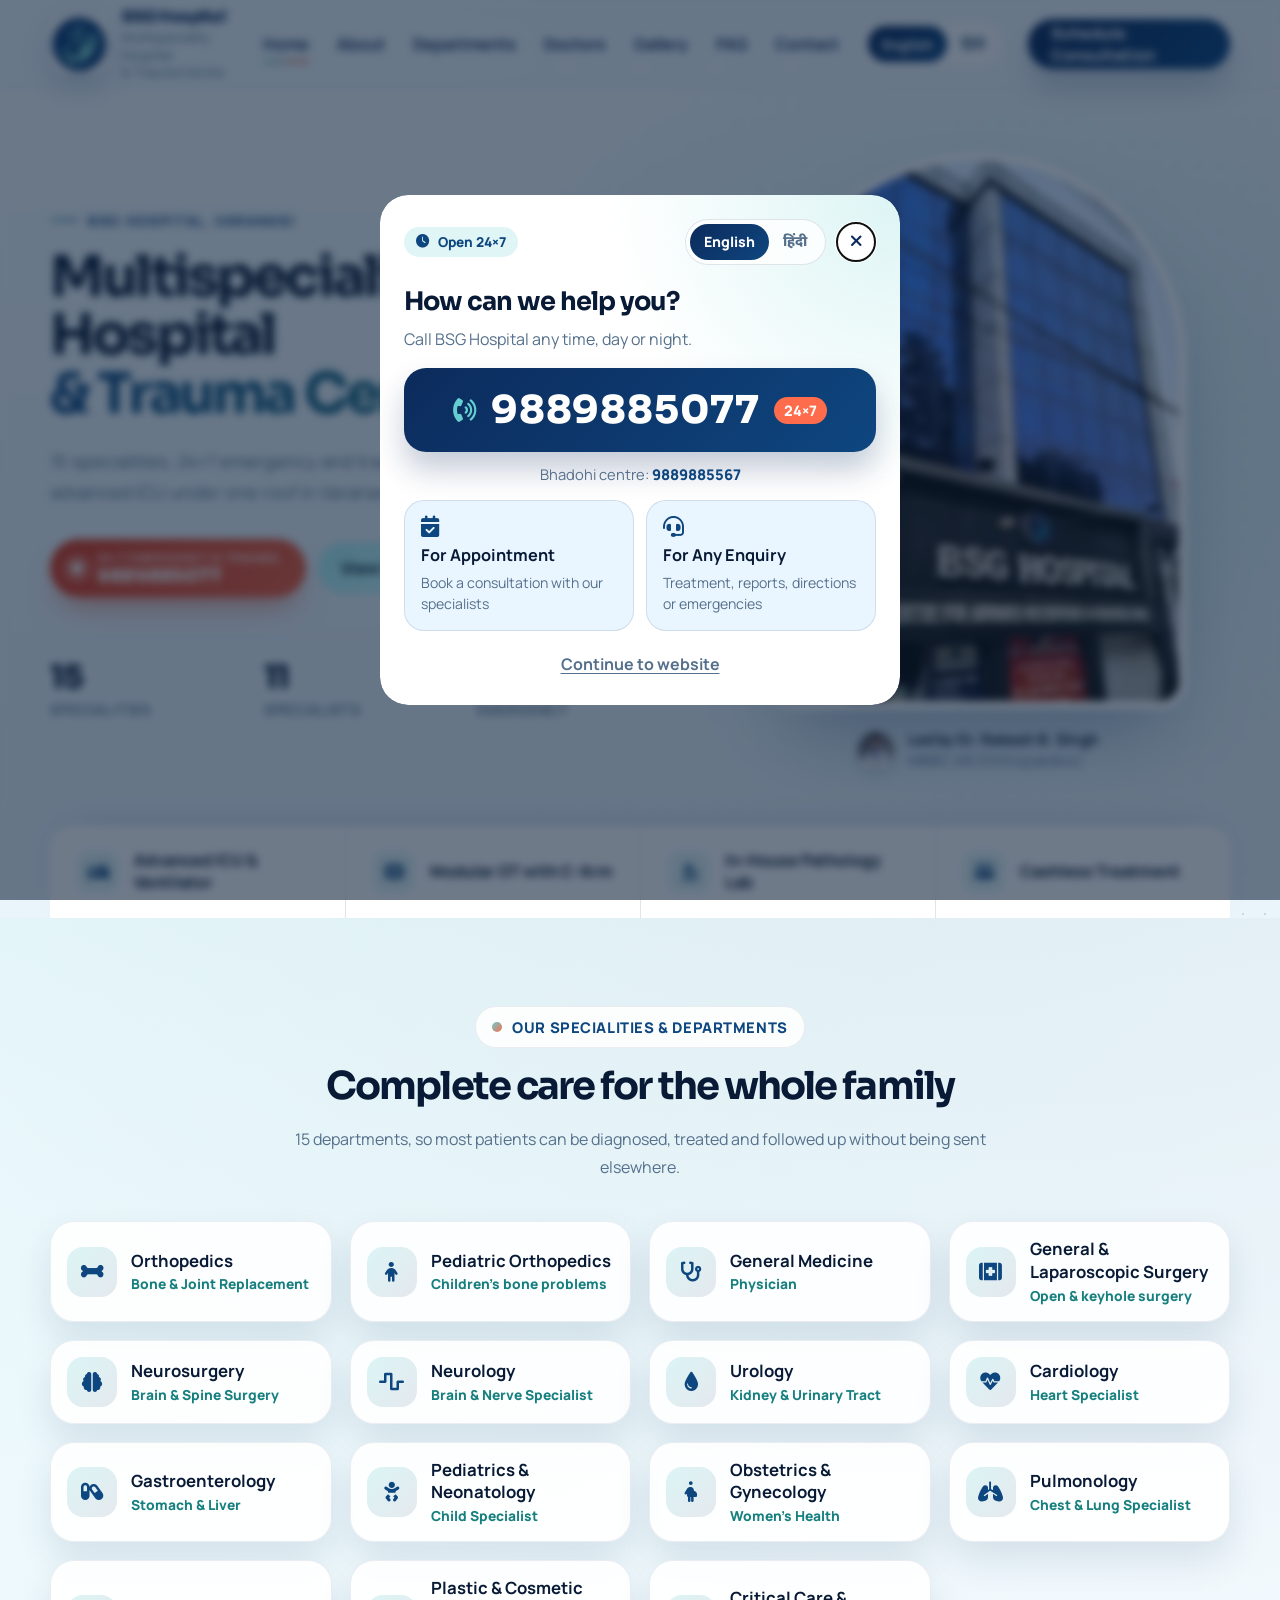
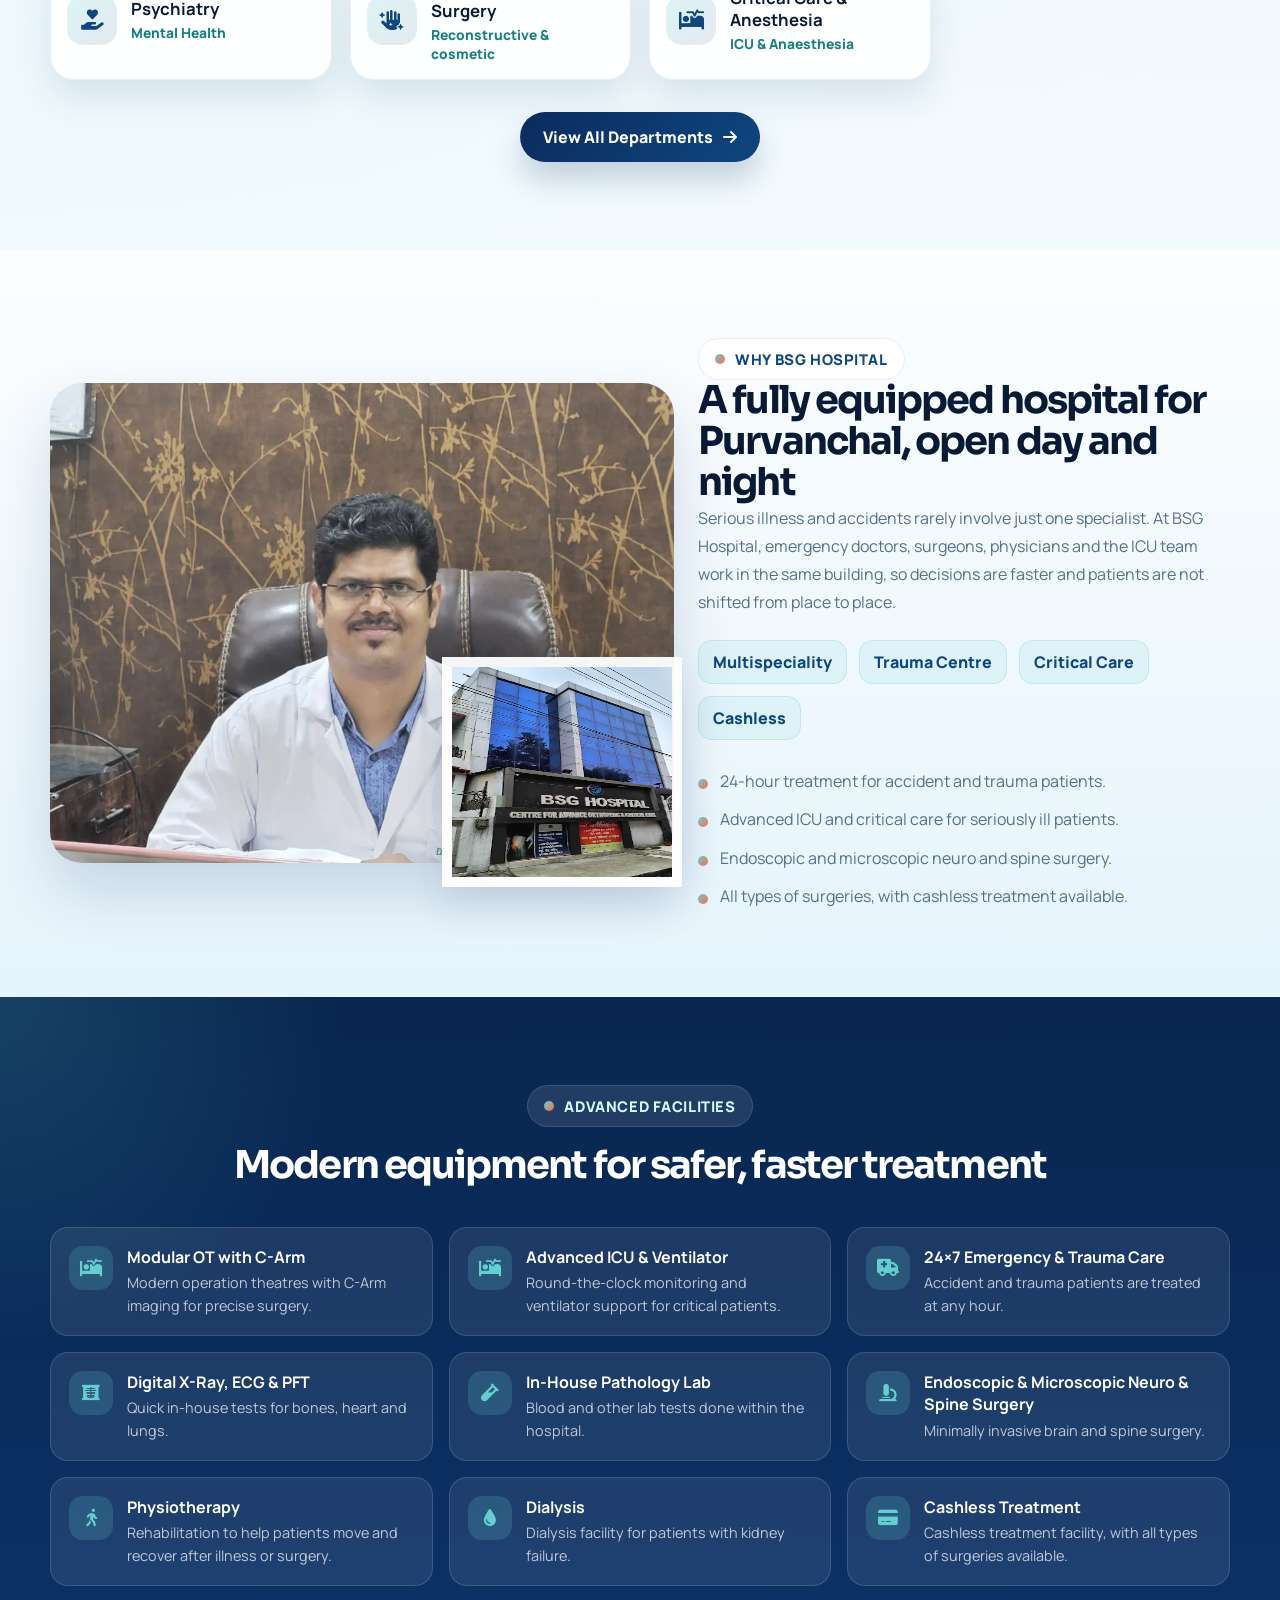
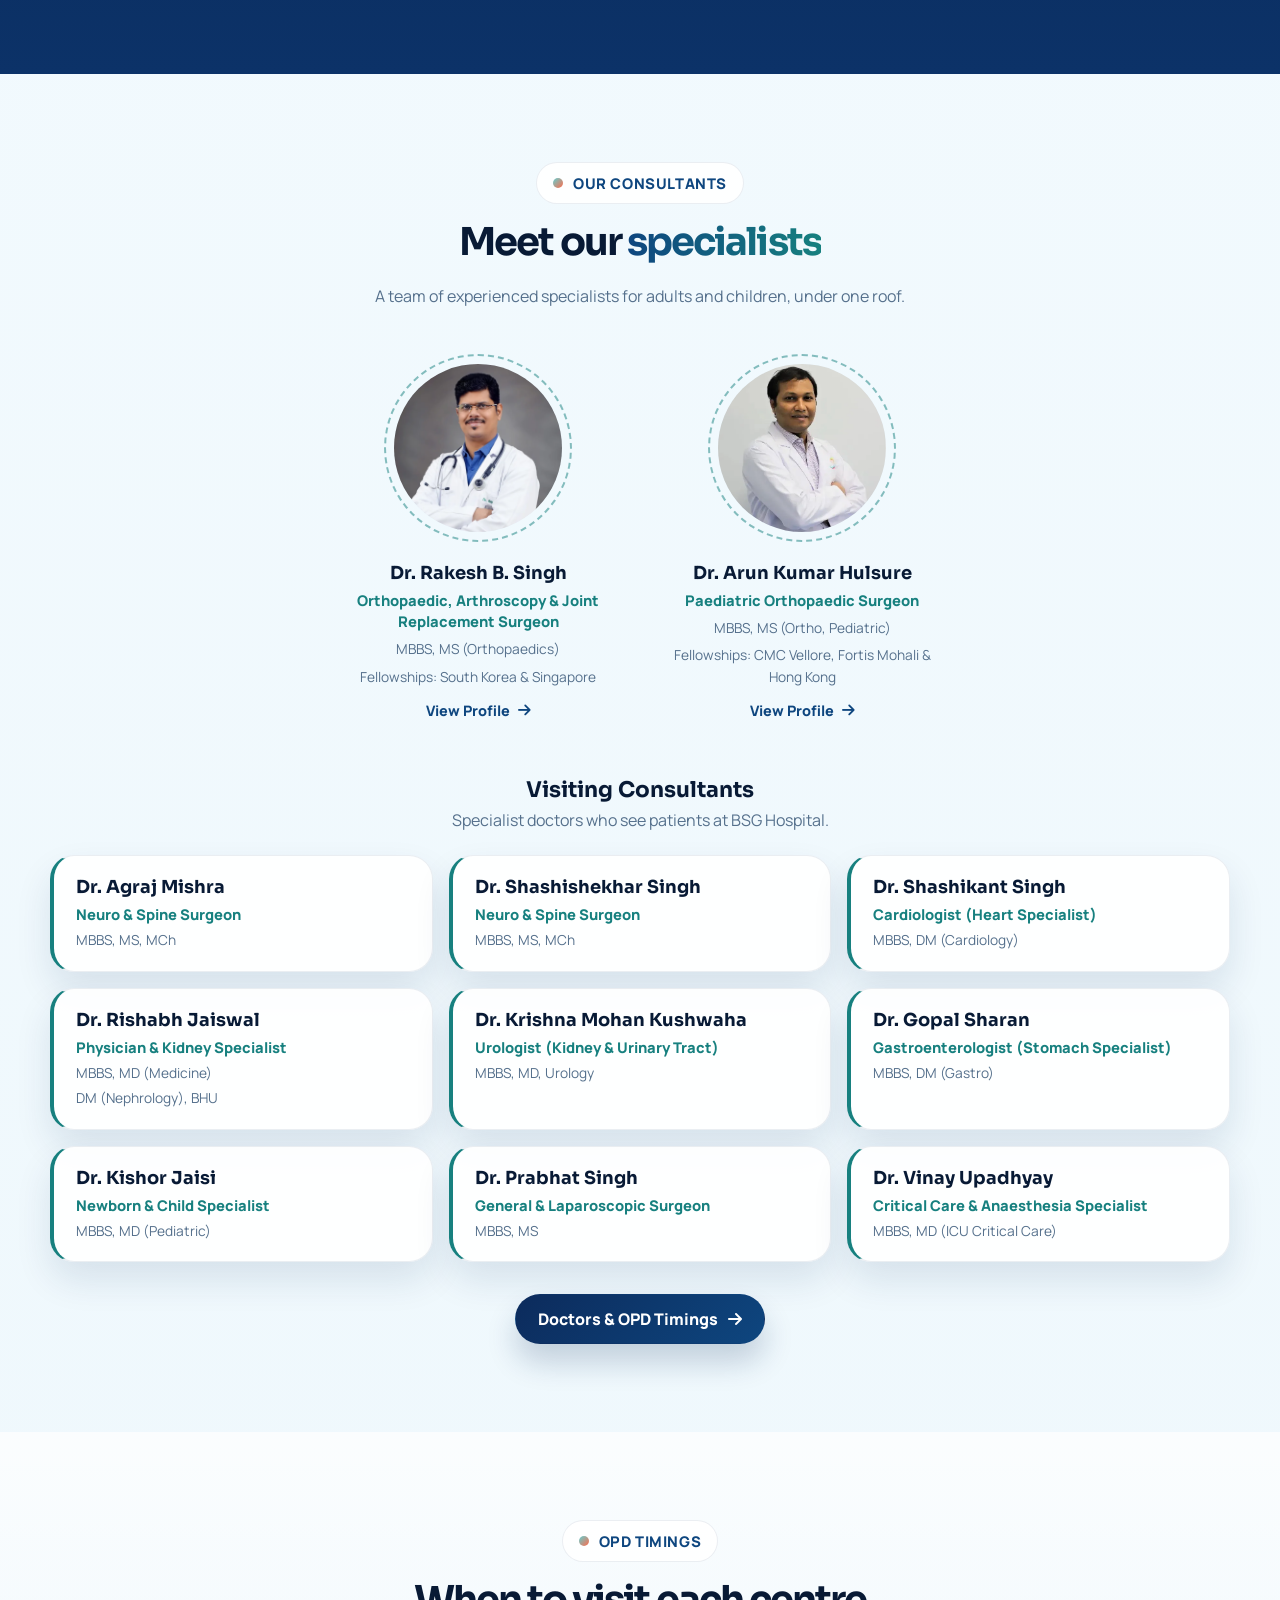
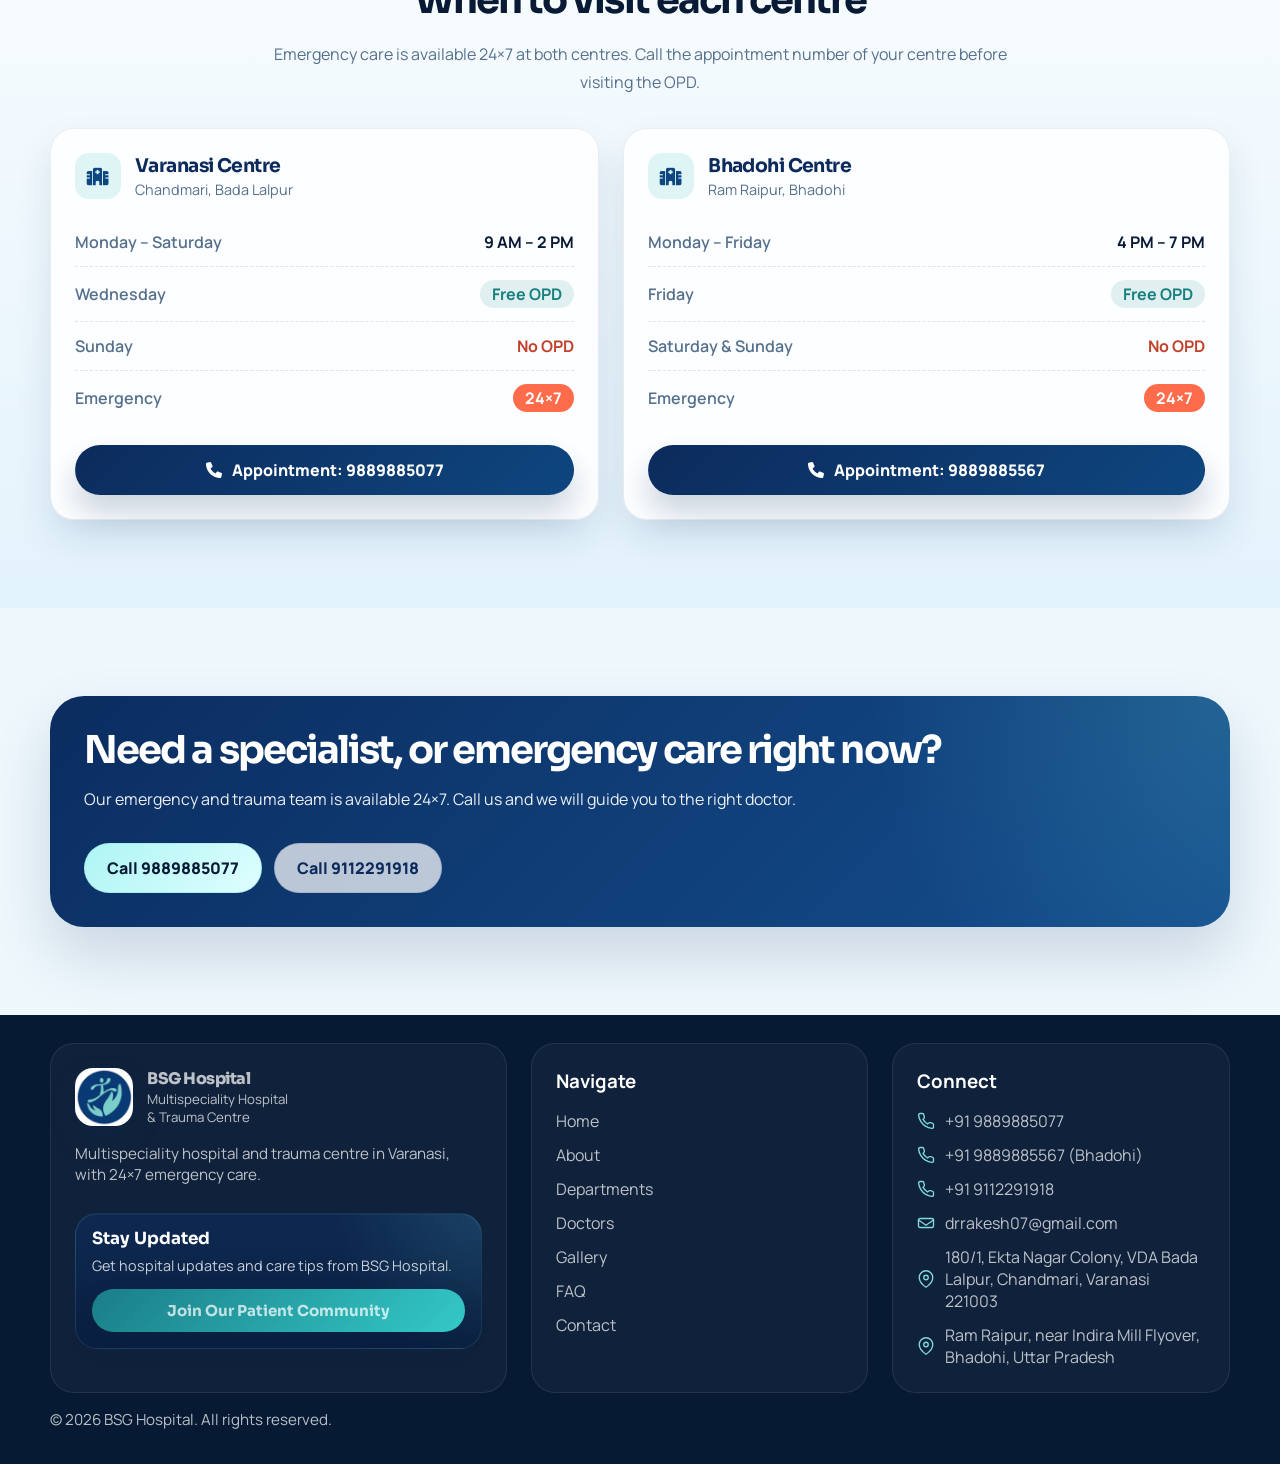
<file: index.html>
<!DOCTYPE html>
<html lang="en">
<head>
  <meta charset="UTF-8">
  <meta name="viewport" content="width=device-width, initial-scale=1.0">
  <script>(function(d){d.classList.add('js');try{if(localStorage.getItem('bsg-lang')==='hi'){d.classList.add('i18n-pending');var l=document.createElement('link');l.rel='preload';l.as='script';l.href='assets/js/i18n-hi.js?v=20261016';document.head.appendChild(l);setTimeout(function(){d.classList.remove('i18n-pending')},2500)}}catch(e){}})(document.documentElement)</script>
  <meta name="description" content="BSG Hospital, Varanasi: multispeciality hospital and trauma centre with 15 departments, 24×7 emergency, advanced ICU, modular OT, dialysis and cashless treatment.">
  <title>BSG Hospital | Multispeciality Hospital &amp; Trauma Centre, Varanasi</title>
  <link rel="icon" href="assets/img/bsg-local/favicon-64.png" type="image/png">
  <link rel="preconnect" href="https://fonts.googleapis.com">
  <link rel="preconnect" href="https://fonts.gstatic.com" crossorigin>
  <link rel="stylesheet" href="assets/css/main.css?v=20261016">
  <link rel="stylesheet" href="https://fonts.googleapis.com/css2?family=Manrope:wght@400..800&amp;family=Noto+Sans+Devanagari:wght@400..800&amp;family=Sora:wght@400..800&amp;display=swap" media="print" onload="this.media='all'">
  <noscript><link rel="stylesheet" href="https://fonts.googleapis.com/css2?family=Manrope:wght@400..800&amp;family=Noto+Sans+Devanagari:wght@400..800&amp;family=Sora:wght@400..800&amp;display=swap"></noscript>
  <script src="assets/js/i18n.js?v=20261016" defer></script>
  <script src="assets/js/main.js?v=20261016" defer></script>
</head>
<body class="site-body" data-page="home">
  <header class="site-header">
    <div class="container nav-wrap">
      <a class="brand" href="index.html">
        <img class="brand-mark" src="assets/img/bsg-local/brand-mark.webp" alt="BSG Hospital logo" width="256" height="256" decoding="async">
        <span class="brand-copy">
          <strong>BSG Hospital</strong>
          <span>Multispeciality Hospital<br>&amp; Trauma Centre</span>
        </span>
      </a>

      <button class="nav-toggle" type="button" aria-label="Toggle navigation" aria-expanded="false" data-nav-toggle>
        <i class="fa-solid fa-bars"></i>
      </button>

      <nav class="site-nav" id="siteNav" aria-label="Main navigation">
        <a class="active" href="index.html">Home</a>
        <a href="about.html">About</a>
        <a href="services.html">Departments</a>
        <a href="doctors.html">Doctors</a>
        <a href="Gallery.html">Gallery</a>
        <a href="faq.html">FAQ</a>
        <a href="contact.html">Contact</a>
      </nav>

      <div class="lang-switch" role="group" aria-label="Language">
        <button type="button" data-lang="en" aria-pressed="true"><span class="lang-full">English</span><span class="lang-short">EN</span></button>
        <button type="button" data-lang="hi" aria-pressed="false" lang="hi"><span class="lang-full">हिंदी</span><span class="lang-short">हिं</span></button>
      </div>

      <div class="nav-actions">
        <a class="btn btn-ghost" href="https://drrakeshbs.exlyapp.com/d0840bde-e72e-41d0-b3d3-5908b804f4e7" target="_blank" rel="noopener noreferrer">Schedule Consultation</a>
      </div>
    </div>
  </header>

  <main>
    <section class="hero">
      <div class="container hero-layout">
        <div class="hero-copy">
          <span class="hero-kicker">BSG Hospital, Varanasi</span>
          <h1 class="hero-title">Multispeciality Hospital <span class="title-accent">&amp; Trauma Centre</span></h1>
          <p class="hero-lead">15 specialities, 24×7 emergency and trauma care, and an advanced ICU under one roof in Varanasi.</p>
          <div class="hero-actions">
            <a class="btn btn-emergency" href="tel:+919889885077">
              <span class="hero-pulse" aria-hidden="true"></span>
              <span class="btn-emergency-text"><small>24×7 Emergency &amp; Trauma</small>9889885077</span>
            </a>
            <a class="btn btn-secondary" href="services.html">View Departments</a>
            <a class="hero-link" href="doctors.html">Find a Doctor <i class="fa-solid fa-arrow-right"></i></a>
          </div>
          <dl class="hero-metrics">
            <div>
              <dt>15</dt>
              <dd>Specialities</dd>
            </div>
            <div>
              <dt>11</dt>
              <dd>Specialists</dd>
            </div>
            <div>
              <dt>24×7</dt>
              <dd>Emergency</dd>
            </div>
          </dl>
        </div>
        <div class="hero-media">
          <figure class="hero-photo">
            <img src="assets/img/bsg-local/hospital-building.webp" alt="BSG Hospital building, Varanasi" width="287" height="510" decoding="async" fetchpriority="high">
          </figure>
          <p class="hero-caption">
            <img src="assets/img/bsg-local/dr-rakesh-portrait.webp" alt="" width="700" height="980" decoding="async">
            <span><strong>Led by Dr. Rakesh B. Singh</strong> MBBS, MS (Orthopaedics)</span>
          </p>
        </div>
      </div>
      <div class="container">
        <ul class="hero-features">
          <li><i class="fa-solid fa-bed-pulse"></i>Advanced ICU &amp; Ventilator</li>
          <li><i class="fa-solid fa-kit-medical"></i>Modular OT with C-Arm</li>
          <li><i class="fa-solid fa-microscope"></i>In-House Pathology Lab</li>
          <li><i class="fa-solid fa-credit-card"></i>Cashless Treatment</li>
        </ul>
      </div>
    </section>

    <section class="section" id="departments">
      <div class="container">
        <div class="section-heading centered reveal">
          <span class="eyebrow">Our Specialities &amp; Departments</span>
          <h2 class="section-title">Complete care for the whole family</h2>
          <p class="section-copy">15 departments, so most patients can be diagnosed, treated and followed up without being sent elsewhere.</p>
        </div>
        <div class="dept-grid dept-compact">
          <a class="dept-card reveal" href="services.html">
            <span class="dept-icon"><i class="fa-solid fa-bone"></i></span>
            <div>
              <h3>Orthopedics</h3>
              <span class="dept-sub">Bone &amp; Joint Replacement</span>
            </div>
          </a>
          <a class="dept-card reveal" href="services.html">
            <span class="dept-icon"><i class="fa-solid fa-child"></i></span>
            <div>
              <h3>Pediatric Orthopedics</h3>
              <span class="dept-sub">Children&#x27;s bone problems</span>
            </div>
          </a>
          <a class="dept-card reveal" href="services.html">
            <span class="dept-icon"><i class="fa-solid fa-stethoscope"></i></span>
            <div>
              <h3>General Medicine</h3>
              <span class="dept-sub">Physician</span>
            </div>
          </a>
          <a class="dept-card reveal" href="services.html">
            <span class="dept-icon"><i class="fa-solid fa-kit-medical"></i></span>
            <div>
              <h3>General &amp; Laparoscopic Surgery</h3>
              <span class="dept-sub">Open &amp; keyhole surgery</span>
            </div>
          </a>
          <a class="dept-card reveal" href="services.html">
            <span class="dept-icon"><i class="fa-solid fa-brain"></i></span>
            <div>
              <h3>Neurosurgery</h3>
              <span class="dept-sub">Brain &amp; Spine Surgery</span>
            </div>
          </a>
          <a class="dept-card reveal" href="services.html">
            <span class="dept-icon"><i class="fa-solid fa-wave-square"></i></span>
            <div>
              <h3>Neurology</h3>
              <span class="dept-sub">Brain &amp; Nerve Specialist</span>
            </div>
          </a>
          <a class="dept-card reveal" href="services.html">
            <span class="dept-icon"><i class="fa-solid fa-droplet"></i></span>
            <div>
              <h3>Urology</h3>
              <span class="dept-sub">Kidney &amp; Urinary Tract</span>
            </div>
          </a>
          <a class="dept-card reveal" href="services.html">
            <span class="dept-icon"><i class="fa-solid fa-heart-pulse"></i></span>
            <div>
              <h3>Cardiology</h3>
              <span class="dept-sub">Heart Specialist</span>
            </div>
          </a>
          <a class="dept-card reveal" href="services.html">
            <span class="dept-icon"><i class="fa-solid fa-capsules"></i></span>
            <div>
              <h3>Gastroenterology</h3>
              <span class="dept-sub">Stomach &amp; Liver</span>
            </div>
          </a>
          <a class="dept-card reveal" href="services.html">
            <span class="dept-icon"><i class="fa-solid fa-baby"></i></span>
            <div>
              <h3>Pediatrics &amp; Neonatology</h3>
              <span class="dept-sub">Child Specialist</span>
            </div>
          </a>
          <a class="dept-card reveal" href="services.html">
            <span class="dept-icon"><i class="fa-solid fa-person-pregnant"></i></span>
            <div>
              <h3>Obstetrics &amp; Gynecology</h3>
              <span class="dept-sub">Women&#x27;s Health</span>
            </div>
          </a>
          <a class="dept-card reveal" href="services.html">
            <span class="dept-icon"><i class="fa-solid fa-lungs"></i></span>
            <div>
              <h3>Pulmonology</h3>
              <span class="dept-sub">Chest &amp; Lung Specialist</span>
            </div>
          </a>
          <a class="dept-card reveal" href="services.html">
            <span class="dept-icon"><i class="fa-solid fa-hand-holding-heart"></i></span>
            <div>
              <h3>Psychiatry</h3>
              <span class="dept-sub">Mental Health</span>
            </div>
          </a>
          <a class="dept-card reveal" href="services.html">
            <span class="dept-icon"><i class="fa-solid fa-hand-sparkles"></i></span>
            <div>
              <h3>Plastic &amp; Cosmetic Surgery</h3>
              <span class="dept-sub">Reconstructive &amp; cosmetic</span>
            </div>
          </a>
          <a class="dept-card reveal" href="services.html">
            <span class="dept-icon"><i class="fa-solid fa-bed-pulse"></i></span>
            <div>
              <h3>Critical Care &amp; Anesthesia</h3>
              <span class="dept-sub">ICU &amp; Anaesthesia</span>
            </div>
          </a>
        </div>
        <div class="section-more reveal">
          <a class="btn btn-primary" href="services.html">View All Departments <i class="fa-solid fa-arrow-right"></i></a>
        </div>
      </div>
    </section>

    <section class="section section-alt">
      <div class="container split-grid">
        <div class="split-media-stack reveal">
          <img class="primary doctor-desk-image" src="assets/img/bsg-local/dr-rakesh-desk.webp" alt="Consultation at BSG Hospital" width="1000" height="1329" loading="lazy" decoding="async">
          <img class="secondary" src="assets/img/bsg-local/hospital-building.webp" alt="BSG Hospital exterior" width="287" height="510" loading="lazy" decoding="async">
        </div>
        <div class="reveal">
          <span class="eyebrow">Why BSG Hospital</span>
          <h2 class="section-title">A fully equipped hospital for Purvanchal, open day and night</h2>
          <p class="section-copy">Serious illness and accidents rarely involve just one specialist. At BSG Hospital, emergency doctors, surgeons, physicians and the ICU team work in the same building, so decisions are faster and patients are not shifted from place to place.</p>
          <div class="badge-row" style="margin:24px 0 28px;">
            <span class="badge">Multispeciality</span>
            <span class="badge">Trauma Centre</span>
            <span class="badge">Critical Care</span>
            <span class="badge">Cashless</span>
          </div>
          <ul class="detail-list">
            <li>24-hour treatment for accident and trauma patients.</li>
            <li>Advanced ICU and critical care for seriously ill patients.</li>
            <li>Endoscopic and microscopic neuro and spine surgery.</li>
            <li>All types of surgeries, with cashless treatment available.</li>
          </ul>
        </div>
      </div>
    </section>

    <section class="section section-dark" id="facilities">
      <div class="container">
        <div class="section-heading centered reveal">
          <span class="eyebrow">Advanced Facilities</span>
          <h2 class="section-title">Modern equipment for safer, faster treatment</h2>
        </div>
        <div class="facility-grid">
          <div class="facility-item reveal">
            <i class="fa-solid fa-procedures"></i>
            <div><strong>Modular OT with C-Arm</strong><span>Modern operation theatres with C-Arm imaging for precise surgery.</span></div>
          </div>
          <div class="facility-item reveal">
            <i class="fa-solid fa-bed-pulse"></i>
            <div><strong>Advanced ICU &amp; Ventilator</strong><span>Round-the-clock monitoring and ventilator support for critical patients.</span></div>
          </div>
          <div class="facility-item reveal">
            <i class="fa-solid fa-truck-medical"></i>
            <div><strong>24×7 Emergency &amp; Trauma Care</strong><span>Accident and trauma patients are treated at any hour.</span></div>
          </div>
          <div class="facility-item reveal">
            <i class="fa-solid fa-x-ray"></i>
            <div><strong>Digital X-Ray, ECG &amp; PFT</strong><span>Quick in-house tests for bones, heart and lungs.</span></div>
          </div>
          <div class="facility-item reveal">
            <i class="fa-solid fa-vial"></i>
            <div><strong>In-House Pathology Lab</strong><span>Blood and other lab tests done within the hospital.</span></div>
          </div>
          <div class="facility-item reveal">
            <i class="fa-solid fa-microscope"></i>
            <div><strong>Endoscopic &amp; Microscopic Neuro &amp; Spine Surgery</strong><span>Minimally invasive brain and spine surgery.</span></div>
          </div>
          <div class="facility-item reveal">
            <i class="fa-solid fa-person-walking"></i>
            <div><strong>Physiotherapy</strong><span>Rehabilitation to help patients move and recover after illness or surgery.</span></div>
          </div>
          <div class="facility-item reveal">
            <i class="fa-solid fa-droplet"></i>
            <div><strong>Dialysis</strong><span>Dialysis facility for patients with kidney failure.</span></div>
          </div>
          <div class="facility-item reveal">
            <i class="fa-solid fa-credit-card"></i>
            <div><strong>Cashless Treatment</strong><span>Cashless treatment facility, with all types of surgeries available.</span></div>
          </div>
        </div>
      </div>
    </section>

    <section class="section" id="specialists">
      <div class="container">
        <div class="section-heading centered reveal">
          <span class="eyebrow">Our Consultants</span>
          <h2 class="section-title">Meet our <span class="title-accent">specialists</span></h2>
          <p class="section-copy">A team of experienced specialists for adults and children, under one roof.</p>
        </div>
        <div class="specialist-grid">
          <article class="specialist-card reveal">
            <a class="specialist-photo" href="doctor-jyoti-mary.html"><img src="assets/img/bsg-local/dr-rakesh-portrait.webp" alt="Dr. Rakesh B. Singh" loading="lazy" width="700" height="980" decoding="async"></a>
            <h3 class="specialist-name">Dr. Rakesh B. Singh</h3>
            <span class="specialist-role">Orthopaedic, Arthroscopy &amp; Joint Replacement Surgeon</span>
            <span class="specialist-meta">MBBS, MS (Orthopaedics)</span>
            <span class="specialist-meta">Fellowships: South Korea &amp; Singapore</span>
            <a class="specialist-link" href="doctor-jyoti-mary.html">View Profile <i class="fa-solid fa-arrow-right"></i></a>
          </article>
          <article class="specialist-card reveal">
            <a class="specialist-photo" href="doctor-arun-hulsure.html"><img src="assets/img/bsg-local/dr-arun-hulsure.webp" alt="Dr. Arun Kumar Hulsure" loading="lazy" width="517" height="546" decoding="async"></a>
            <h3 class="specialist-name">Dr. Arun Kumar Hulsure</h3>
            <span class="specialist-role">Paediatric Orthopaedic Surgeon</span>
            <span class="specialist-meta">MBBS, MS (Ortho, Pediatric)</span>
            <span class="specialist-meta">Fellowships: CMC Vellore, Fortis Mohali &amp; Hong Kong</span>
            <a class="specialist-link" href="doctor-arun-hulsure.html">View Profile <i class="fa-solid fa-arrow-right"></i></a>
          </article>
        </div>
        <div class="consultant-heading reveal">
          <h3>Visiting Consultants</h3>
          <p>Specialist doctors who see patients at BSG Hospital.</p>
        </div>
        <div class="consultant-grid">
          <article class="consultant-card reveal">
            <h3 class="specialist-name">Dr. Agraj Mishra</h3>
            <span class="specialist-role">Neuro &amp; Spine Surgeon</span>
            <span class="specialist-meta">MBBS, MS, MCh</span>
          </article>
          <article class="consultant-card reveal">
            <h3 class="specialist-name">Dr. Shashishekhar Singh</h3>
            <span class="specialist-role">Neuro &amp; Spine Surgeon</span>
            <span class="specialist-meta">MBBS, MS, MCh</span>
          </article>
          <article class="consultant-card reveal">
            <h3 class="specialist-name">Dr. Shashikant Singh</h3>
            <span class="specialist-role">Cardiologist (Heart Specialist)</span>
            <span class="specialist-meta">MBBS, DM (Cardiology)</span>
          </article>
          <article class="consultant-card reveal">
            <h3 class="specialist-name">Dr. Rishabh Jaiswal</h3>
            <span class="specialist-role">Physician &amp; Kidney Specialist</span>
            <span class="specialist-meta">MBBS, MD (Medicine)</span>
            <span class="specialist-meta">DM (Nephrology), BHU</span>
          </article>
          <article class="consultant-card reveal">
            <h3 class="specialist-name">Dr. Krishna Mohan Kushwaha</h3>
            <span class="specialist-role">Urologist (Kidney &amp; Urinary Tract)</span>
            <span class="specialist-meta">MBBS, MD, Urology</span>
          </article>
          <article class="consultant-card reveal">
            <h3 class="specialist-name">Dr. Gopal Sharan</h3>
            <span class="specialist-role">Gastroenterologist (Stomach Specialist)</span>
            <span class="specialist-meta">MBBS, DM (Gastro)</span>
          </article>
          <article class="consultant-card reveal">
            <h3 class="specialist-name">Dr. Kishor Jaisi</h3>
            <span class="specialist-role">Newborn &amp; Child Specialist</span>
            <span class="specialist-meta">MBBS, MD (Pediatric)</span>
          </article>
          <article class="consultant-card reveal">
            <h3 class="specialist-name">Dr. Prabhat Singh</h3>
            <span class="specialist-role">General &amp; Laparoscopic Surgeon</span>
            <span class="specialist-meta">MBBS, MS</span>
          </article>
          <article class="consultant-card reveal">
            <h3 class="specialist-name">Dr. Vinay Upadhyay</h3>
            <span class="specialist-role">Critical Care &amp; Anaesthesia Specialist</span>
            <span class="specialist-meta">MBBS, MD (ICU Critical Care)</span>
          </article>
        </div>
        <div class="section-more reveal">
          <a class="btn btn-primary" href="doctors.html">Doctors &amp; OPD Timings <i class="fa-solid fa-arrow-right"></i></a>
        </div>
      </div>
    </section>

    <section class="section section-alt" id="opd-timings">
      <div class="container">
        <div class="section-heading centered reveal">
          <span class="eyebrow">OPD Timings</span>
          <h2 class="section-title">When to visit each centre</h2>
          <p class="section-copy">Emergency care is available 24×7 at both centres. Call the appointment number of your centre before visiting the OPD.</p>
        </div>
        <div class="contact-grid">
          <article class="contact-card opd-card reveal">
            <div class="opd-card-head">
              <i class="fa-solid fa-hospital"></i>
              <div>
                <h3>Varanasi Centre</h3>
                <span>Chandmari, Bada Lalpur</span>
              </div>
            </div>
            <ul class="opd-list">
              <li><span>Monday – Saturday</span><strong>9 AM – 2 PM</strong></li>
              <li class="is-free"><span>Wednesday</span><strong>Free OPD</strong></li>
              <li class="is-closed"><span>Sunday</span><strong>No OPD</strong></li>
              <li class="is-emergency"><span>Emergency</span><strong>24×7</strong></li>
            </ul>
            <a class="btn btn-primary" href="tel:+919889885077"><i class="fa-solid fa-phone"></i>Appointment: 9889885077</a>
          </article>
          <article class="contact-card opd-card reveal">
            <div class="opd-card-head">
              <i class="fa-solid fa-hospital"></i>
              <div>
                <h3>Bhadohi Centre</h3>
                <span>Ram Raipur, Bhadohi</span>
              </div>
            </div>
            <ul class="opd-list">
              <li><span>Monday – Friday</span><strong>4 PM – 7 PM</strong></li>
              <li class="is-free"><span>Friday</span><strong>Free OPD</strong></li>
              <li class="is-closed"><span>Saturday &amp; Sunday</span><strong>No OPD</strong></li>
              <li class="is-emergency"><span>Emergency</span><strong>24×7</strong></li>
            </ul>
            <a class="btn btn-primary" href="tel:+919889885567"><i class="fa-solid fa-phone"></i>Appointment: 9889885567</a>
          </article>
        </div>
      </div>
    </section>

    <section class="section">
      <div class="container">
        <div class="cta-band reveal">
          <h2 class="cta-title">Need a specialist, or emergency care right now?</h2>
          <p>Our emergency and trauma team is available 24×7. Call us and we will guide you to the right doctor.</p>
          <div class="hero-actions" style="margin-bottom:0;">
            <a class="btn btn-secondary" href="tel:+919889885077">Call 9889885077</a>
            <a class="btn btn-ghost" href="tel:+919112291918">Call 9112291918</a>
          </div>
        </div>
      </div>
    </section>
  </main>

  <footer class="footer">
    <div class="container footer-grid">
      <div class="footer-card">
        <a class="brand" href="index.html">
          <img class="brand-mark" src="assets/img/bsg-local/brand-mark.webp" alt="BSG Hospital logo" width="256" height="256" loading="lazy" decoding="async">
          <span class="brand-copy">
            <strong>BSG Hospital</strong>
            <span>Multispeciality Hospital<br>&amp; Trauma Centre</span>
          </span>
        </a>
        <p class="footer-note">Multispeciality hospital and trauma centre in Varanasi, with 24×7 emergency care.</p>
        <div class="footer-mini-cta">
          <h3 class="footer-mini-cta-title">Stay Updated</h3>
          <p class="footer-mini-cta-text">Get hospital updates and care tips from BSG Hospital.</p>
          <a class="footer-mini-cta-button" href="contact.html">Join Our Patient Community</a>
        </div>
      </div>
      <div class="footer-card">
        <h3>Navigate</h3>
        <div class="footer-links">
          <a href="index.html">Home</a>
          <a href="about.html">About</a>
          <a href="services.html">Departments</a>
          <a href="doctors.html">Doctors</a>
          <a href="Gallery.html">Gallery</a>
          <a href="faq.html">FAQ</a>
          <a href="contact.html">Contact</a>
        </div>
      </div>
      <div class="footer-card">
        <h3>Connect</h3>
        <div class="footer-links">
          <a class="footer-icon-link" href="tel:+919889885077"><span class="footer-link-icon" aria-hidden="true"><svg viewBox="0 0 24 24" fill="none"><path d="M22 16.92v3a2 2 0 0 1-2.18 2 19.8 19.8 0 0 1-8.63-3.07 19.5 19.5 0 0 1-6-6A19.8 19.8 0 0 1 2.12 4.18 2 2 0 0 1 4.11 2h3a2 2 0 0 1 2 1.72c.12.9.33 1.78.63 2.61a2 2 0 0 1-.45 2.11L8 9.91a16 16 0 0 0 6.09 6.09l1.47-1.29a2 2 0 0 1 2.11-.45c.83.3 1.71.51 2.61.63A2 2 0 0 1 22 16.92Z" stroke-width="1.8" stroke-linecap="round" stroke-linejoin="round"/></svg></span><span>+91 9889885077</span></a>
          <a class="footer-icon-link" href="tel:+919889885567"><span class="footer-link-icon" aria-hidden="true"><svg viewBox="0 0 24 24" fill="none"><path d="M22 16.92v3a2 2 0 0 1-2.18 2 19.8 19.8 0 0 1-8.63-3.07 19.5 19.5 0 0 1-6-6A19.8 19.8 0 0 1 2.12 4.18 2 2 0 0 1 4.11 2h3a2 2 0 0 1 2 1.72c.12.9.33 1.78.63 2.61a2 2 0 0 1-.45 2.11L8 9.91a16 16 0 0 0 6.09 6.09l1.47-1.29a2 2 0 0 1 2.11-.45c.83.3 1.71.51 2.61.63A2 2 0 0 1 22 16.92Z" stroke-width="1.8" stroke-linecap="round" stroke-linejoin="round"/></svg></span><span>+91 9889885567 (Bhadohi)</span></a>
          <a class="footer-icon-link" href="tel:+919112291918"><span class="footer-link-icon" aria-hidden="true"><svg viewBox="0 0 24 24" fill="none"><path d="M22 16.92v3a2 2 0 0 1-2.18 2 19.8 19.8 0 0 1-8.63-3.07 19.5 19.5 0 0 1-6-6A19.8 19.8 0 0 1 2.12 4.18 2 2 0 0 1 4.11 2h3a2 2 0 0 1 2 1.72c.12.9.33 1.78.63 2.61a2 2 0 0 1-.45 2.11L8 9.91a16 16 0 0 0 6.09 6.09l1.47-1.29a2 2 0 0 1 2.11-.45c.83.3 1.71.51 2.61.63A2 2 0 0 1 22 16.92Z" stroke-width="1.8" stroke-linecap="round" stroke-linejoin="round"/></svg></span><span>+91 9112291918</span></a>
          <a class="footer-icon-link" href="mailto:drrakesh07@gmail.com"><span class="footer-link-icon" aria-hidden="true"><svg viewBox="0 0 24 24" fill="none"><path d="M4 6h16a2 2 0 0 1 2 2v8a2 2 0 0 1-2 2H4a2 2 0 0 1-2-2V8a2 2 0 0 1 2-2Z" stroke-width="1.8" stroke-linecap="round" stroke-linejoin="round"/><path d="m22 8-10 7L2 8" stroke-width="1.8" stroke-linecap="round" stroke-linejoin="round"/></svg></span><span>drrakesh07@gmail.com</span></a>
          <a class="footer-icon-link" href="https://www.google.com/maps/search/?api=1&amp;query=BSG+Hospital,+180%2F1+Ekta+Nagar+Colony,+Bada+Lalpur,+Chandmari,+Varanasi+221003" target="_blank" rel="noopener"><span class="footer-link-icon" aria-hidden="true"><svg viewBox="0 0 24 24" fill="none"><path d="M21 10c0 7-9 13-9 13S3 17 3 10a9 9 0 1 1 18 0Z" stroke-width="1.8" stroke-linecap="round" stroke-linejoin="round"/><circle cx="12" cy="10" r="3" stroke-width="1.8"/></svg></span><span>180/1, Ekta Nagar Colony, VDA Bada Lalpur, Chandmari, Varanasi 221003</span></a>
          <a class="footer-icon-link" href="https://www.google.com/maps/search/?api=1&amp;query=BSG+Hospital,+Bhadohi+Nagar+Palika,+Uttar+Pradesh" target="_blank" rel="noopener"><span class="footer-link-icon" aria-hidden="true"><svg viewBox="0 0 24 24" fill="none"><path d="M21 10c0 7-9 13-9 13S3 17 3 10a9 9 0 1 1 18 0Z" stroke-width="1.8" stroke-linecap="round" stroke-linejoin="round"/><circle cx="12" cy="10" r="3" stroke-width="1.8"/></svg></span><span>Ram Raipur, near Indira Mill Flyover, Bhadohi, Uttar Pradesh</span></a>
        </div>
      </div>
    </div>
    <div class="container">
      <p class="footer-note">© <span data-year></span> BSG Hospital. All rights reserved.</p>
    </div>
  </footer>
  <dialog class="welcome-popup" aria-labelledby="welcomePopupTitle" data-welcome-popup>
    <div class="welcome-popup-panel">
      <div class="welcome-popup-top">
        <span class="welcome-popup-badge"><i class="fa-solid fa-clock"></i>Open 24×7</span>
        <div class="lang-switch" role="group" aria-label="Language">
          <button type="button" data-lang="en" aria-pressed="true"><span class="lang-full">English</span><span class="lang-short">EN</span></button>
          <button type="button" data-lang="hi" aria-pressed="false" lang="hi"><span class="lang-full">हिंदी</span><span class="lang-short">हिं</span></button>
        </div>
        <button class="welcome-popup-close" type="button" aria-label="Close" data-welcome-close autofocus><i class="fa-solid fa-xmark"></i></button>
      </div>
      <h2 class="welcome-popup-title" id="welcomePopupTitle">How can we help you?</h2>
      <p class="welcome-popup-copy">Call BSG Hospital any time, day or night.</p>
      <a class="welcome-popup-number" href="tel:+919889885077">
        <i class="fa-solid fa-phone-volume"></i>
        <span class="welcome-popup-digits">9889885077</span>
        <span class="welcome-popup-hours">24×7</span>
      </a>
      <p class="welcome-popup-alt">Bhadohi centre: <a href="tel:+919889885567">9889885567</a></p>
      <div class="welcome-popup-options">
        <a class="welcome-popup-option" href="tel:+919889885077">
          <i class="fa-solid fa-calendar-check"></i>
          <strong>For Appointment</strong>
          <span>Book a consultation with our specialists</span>
        </a>
        <a class="welcome-popup-option" href="tel:+919889885077">
          <i class="fa-solid fa-headset"></i>
          <strong>For Any Enquiry</strong>
          <span>Treatment, reports, directions or emergencies</span>
        </a>
      </div>
      <button class="welcome-popup-skip" type="button" data-welcome-close>Continue to website</button>
    </div>
  </dialog>
</body>
</html>
</file>
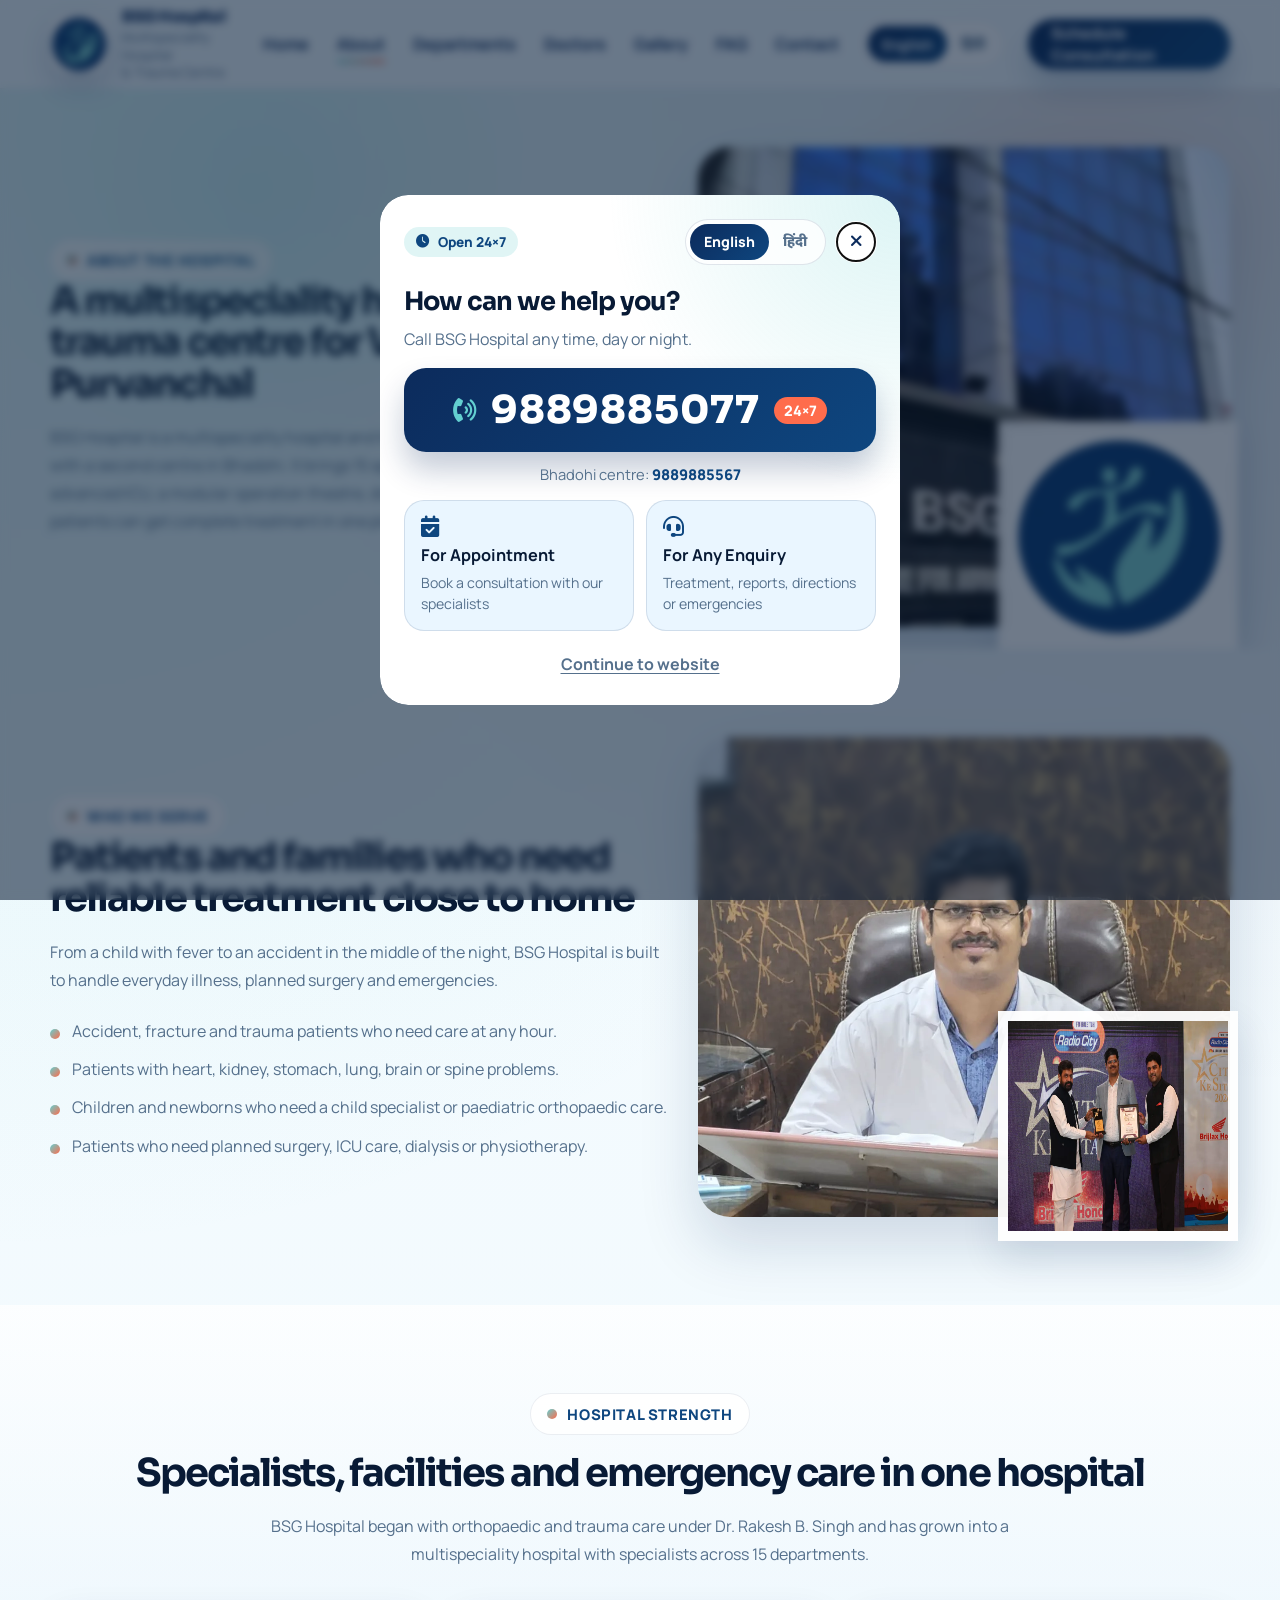
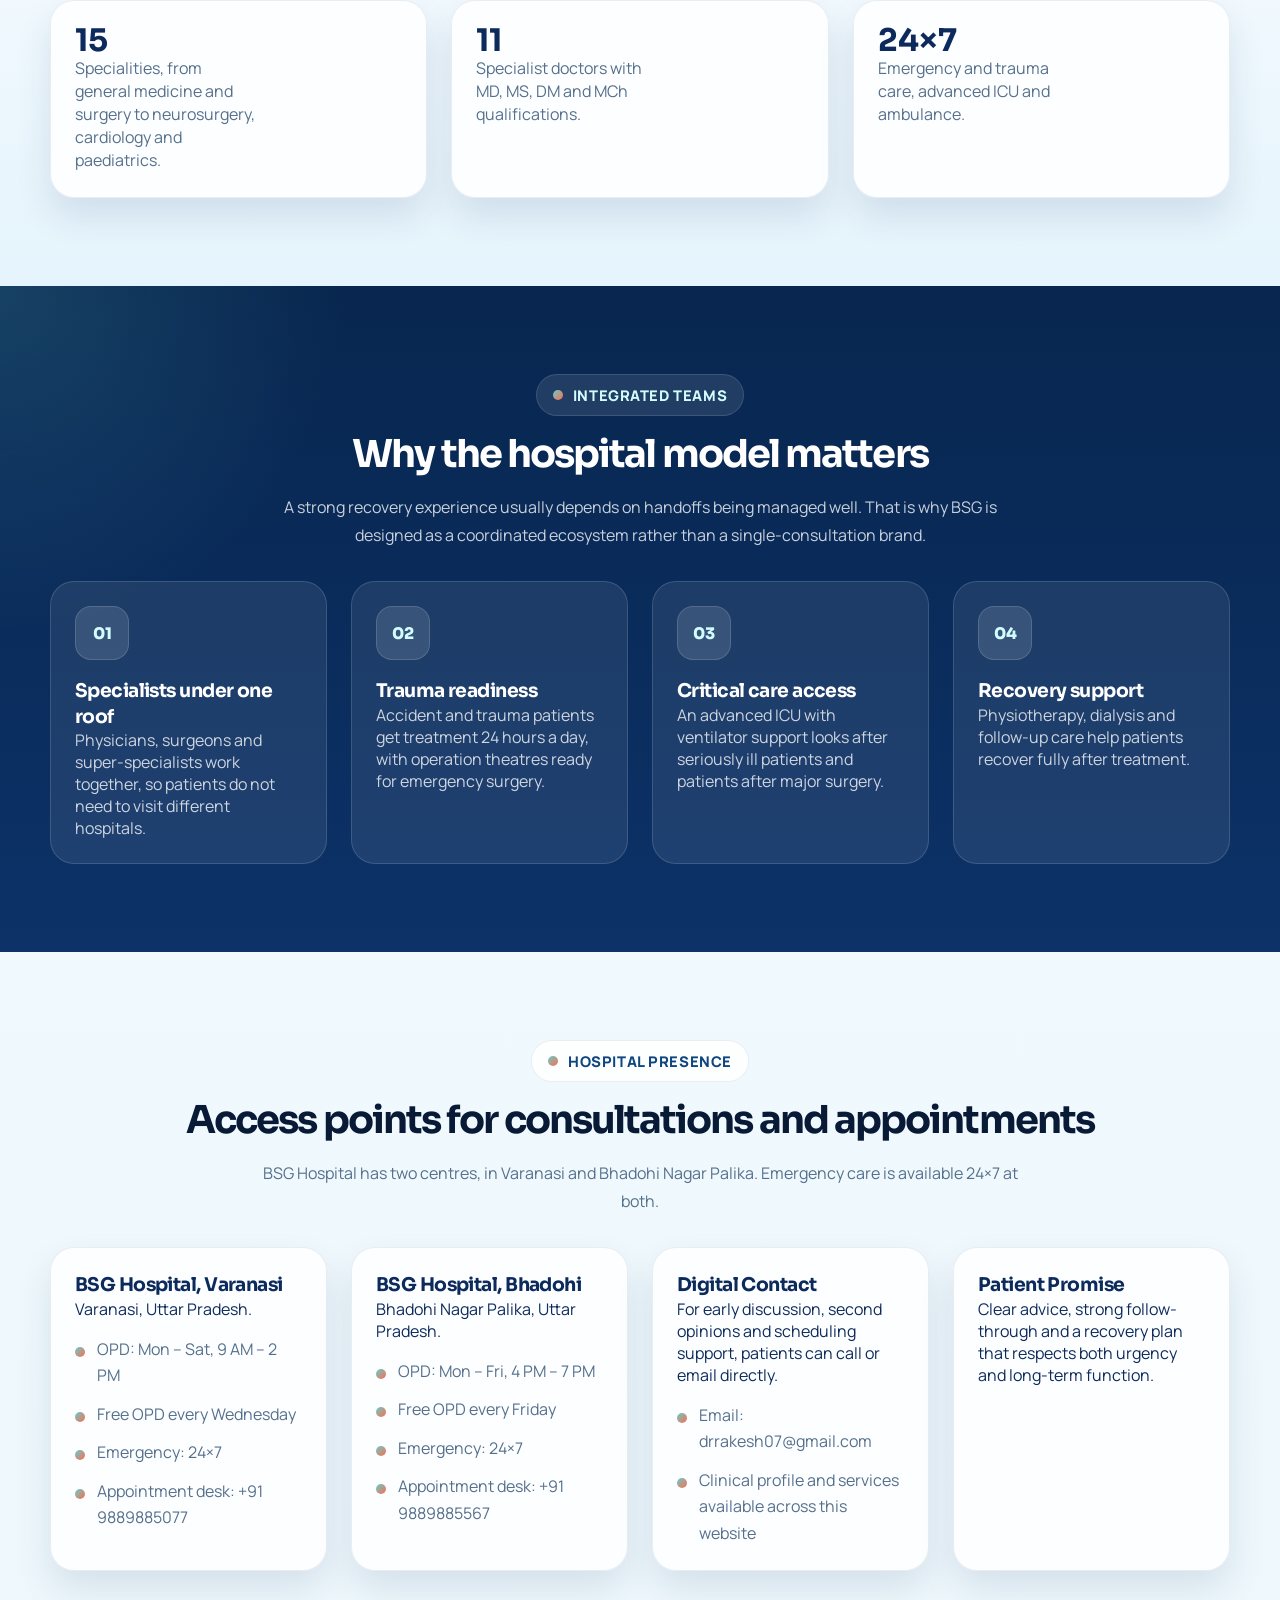
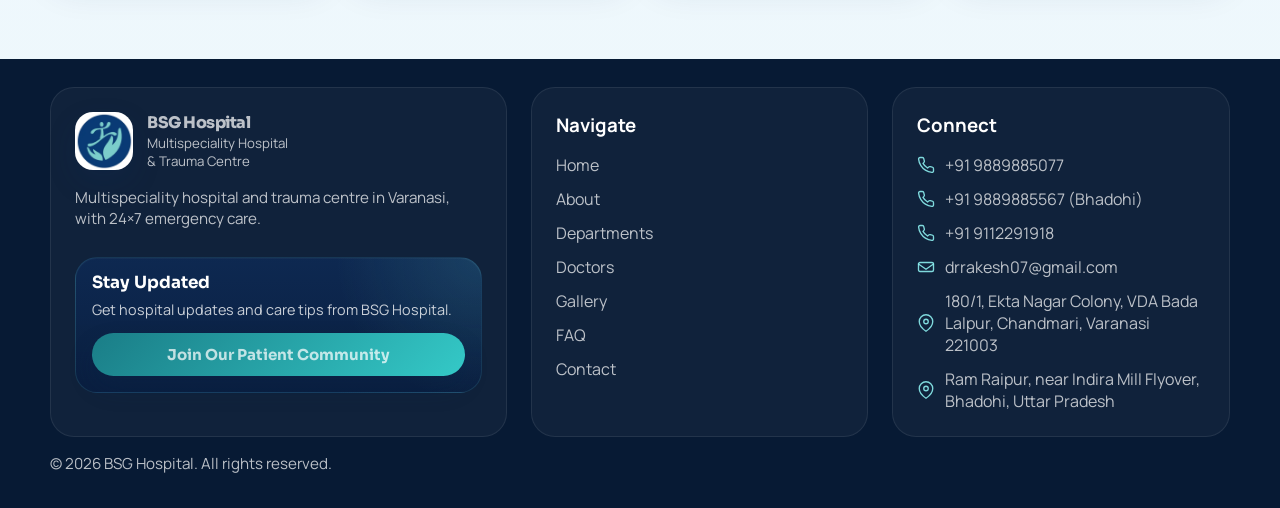
<file: about.html>
<!DOCTYPE html>
<html lang="en">
<head>
  <meta charset="UTF-8">
  <meta name="viewport" content="width=device-width, initial-scale=1.0">
  <script>(function(d){d.classList.add('js');try{if(localStorage.getItem('bsg-lang')==='hi'){d.classList.add('i18n-pending');var l=document.createElement('link');l.rel='preload';l.as='script';l.href='assets/js/i18n-hi.js?v=20261016';document.head.appendChild(l);setTimeout(function(){d.classList.remove('i18n-pending')},2500)}}catch(e){}})(document.documentElement)</script>
  <meta name="description" content="About BSG Hospital, a multispeciality hospital and trauma centre in Varanasi with 15 departments, 24×7 emergency care and an advanced ICU.">
  <title>About BSG Hospital</title>
  <link rel="icon" href="assets/img/bsg-local/favicon-64.png" type="image/png">
  <link rel="preconnect" href="https://fonts.googleapis.com">
  <link rel="preconnect" href="https://fonts.gstatic.com" crossorigin>
  <link rel="stylesheet" href="assets/css/main.css?v=20261016">
  <link rel="stylesheet" href="https://fonts.googleapis.com/css2?family=Manrope:wght@400..800&amp;family=Noto+Sans+Devanagari:wght@400..800&amp;family=Sora:wght@400..800&amp;display=swap" media="print" onload="this.media='all'">
  <noscript><link rel="stylesheet" href="https://fonts.googleapis.com/css2?family=Manrope:wght@400..800&amp;family=Noto+Sans+Devanagari:wght@400..800&amp;family=Sora:wght@400..800&amp;display=swap"></noscript>
  <script src="assets/js/i18n.js?v=20261016" defer></script>
  <script src="assets/js/main.js?v=20261016" defer></script>
</head>
<body class="site-body" data-page="about">
  <header class="site-header">
    <div class="container nav-wrap">
      <a class="brand" href="index.html">
        <img class="brand-mark" src="assets/img/bsg-local/brand-mark.webp" alt="BSG Hospital logo" width="256" height="256" decoding="async">
        <span class="brand-copy">
          <strong>BSG Hospital</strong>
          <span>Multispeciality Hospital<br>&amp; Trauma Centre</span>
        </span>
      </a>
      <button class="nav-toggle" type="button" aria-label="Toggle navigation" aria-expanded="false" data-nav-toggle>
        <i class="fa-solid fa-bars"></i>
      </button>
      <nav class="site-nav" id="siteNav" aria-label="Main navigation">
        <a href="index.html">Home</a>
        <a class="active" href="about.html">About</a>
        <a href="services.html">Departments</a>
        <a href="doctors.html">Doctors</a>
        <a href="Gallery.html">Gallery</a>
        <a href="faq.html">FAQ</a>
        <a href="contact.html">Contact</a>
      </nav>

      <div class="lang-switch" role="group" aria-label="Language">
        <button type="button" data-lang="en" aria-pressed="true"><span class="lang-full">English</span><span class="lang-short">EN</span></button>
        <button type="button" data-lang="hi" aria-pressed="false" lang="hi"><span class="lang-full">हिंदी</span><span class="lang-short">हिं</span></button>
      </div>
      <div class="nav-actions">
        <a class="btn btn-ghost" href="https://drrakeshbs.exlyapp.com/d0840bde-e72e-41d0-b3d3-5908b804f4e7" target="_blank" rel="noopener noreferrer">Schedule Consultation</a>
      </div>
    </div>
  </header>

  <main>
    <section class="page-hero">
      <div class="container split-grid">
        <div class="reveal">
          <span class="page-kicker">About the Hospital</span>
          <h1 class="page-title">A multispeciality hospital and trauma centre for Varanasi and Purvanchal</h1>
          <p class="section-copy" style="margin-top:18px;">BSG Hospital is a multispeciality hospital and trauma centre at Chandmari, Varanasi, with a second centre in Bhadohi. It brings 15 specialities, 24×7 emergency care, an advanced ICU, a modular operation theatre, dialysis and an in-house lab together, so patients can get complete treatment in one place.</p>
        </div>
        <div class="split-media-stack reveal">
          <img class="primary" src="assets/img/bsg-local/hospital-building.webp" alt="BSG Hospital exterior" width="287" height="510" decoding="async" fetchpriority="high">
          <img class="secondary" src="assets/img/bsg-local/brand-mark.webp" alt="BSG Hospital mark" width="256" height="256" decoding="async">
        </div>
      </div>
    </section>

    <section class="section">
      <div class="container split-grid">
        <div class="reveal">
          <span class="eyebrow">Who We Serve</span>
          <h2 class="section-title">Patients and families who need reliable treatment close to home</h2>
          <p class="section-copy" style="margin-top:18px;">From a child with fever to an accident in the middle of the night, BSG Hospital is built to handle everyday illness, planned surgery and emergencies.</p>
          <ul class="detail-list" style="margin-top:24px;">
            <li>Accident, fracture and trauma patients who need care at any hour.</li>
            <li>Patients with heart, kidney, stomach, lung, brain or spine problems.</li>
            <li>Children and newborns who need a child specialist or paediatric orthopaedic care.</li>
            <li>Patients who need planned surgery, ICU care, dialysis or physiotherapy.</li>
          </ul>
        </div>
        <div class="split-media-stack reveal">
          <img class="primary doctor-desk-image" src="assets/img/bsg-local/dr-rakesh-desk.webp" alt="Dr. Rakesh at BSG Hospital" width="1000" height="1329" loading="lazy" decoding="async">
          <img class="secondary" src="assets/img/bsg-local/award-present.webp" alt="Award recognition" width="1200" height="798" loading="lazy" decoding="async">
        </div>
      </div>
    </section>

    <section class="section section-alt">
      <div class="container">
        <div class="section-heading centered reveal">
          <span class="eyebrow">Hospital Strength</span>
          <h2 class="section-title">Specialists, facilities and emergency care in one hospital</h2>
          <p class="section-copy">BSG Hospital began with orthopaedic and trauma care under Dr. Rakesh B. Singh and has grown into a multispeciality hospital with specialists across 15 departments.</p>
        </div>
        <div class="metrics-grid">
          <article class="metric-card reveal">
            <strong>15</strong>
            <span>Specialities, from general medicine and surgery to neurosurgery, cardiology and paediatrics.</span>
          </article>
          <article class="metric-card reveal">
            <strong>11</strong>
            <span>Specialist doctors with MD, MS, DM and MCh qualifications.</span>
          </article>
          <article class="metric-card reveal">
            <strong>24×7</strong>
            <span>Emergency and trauma care, advanced ICU and ambulance.</span>
          </article>
        </div>
      </div>
    </section>

    <section class="section section-dark">
      <div class="container">
        <div class="section-heading centered reveal">
          <span class="eyebrow">Integrated Teams</span>
          <h2 class="section-title">Why the hospital model matters</h2>
          <p class="section-copy">A strong recovery experience usually depends on handoffs being managed well. That is why BSG is designed as a coordinated ecosystem rather than a single-consultation brand.</p>
        </div>
        <div class="process-grid">
          <article class="process-card reveal">
            <span class="process-index">01</span>
            <h3>Specialists under one roof</h3>
            <p>Physicians, surgeons and super-specialists work together, so patients do not need to visit different hospitals.</p>
          </article>
          <article class="process-card reveal">
            <span class="process-index">02</span>
            <h3>Trauma readiness</h3>
            <p>Accident and trauma patients get treatment 24 hours a day, with operation theatres ready for emergency surgery.</p>
          </article>
          <article class="process-card reveal">
            <span class="process-index">03</span>
            <h3>Critical care access</h3>
            <p>An advanced ICU with ventilator support looks after seriously ill patients and patients after major surgery.</p>
          </article>
          <article class="process-card reveal">
            <span class="process-index">04</span>
            <h3>Recovery support</h3>
            <p>Physiotherapy, dialysis and follow-up care help patients recover fully after treatment.</p>
          </article>
        </div>
      </div>
    </section>

    <section class="section">
      <div class="container">
        <div class="section-heading centered reveal">
          <span class="eyebrow">Hospital Presence</span>
          <h2 class="section-title">Access points for consultations and appointments</h2>
          <p class="section-copy">BSG Hospital has two centres, in Varanasi and Bhadohi Nagar Palika. Emergency care is available 24×7 at both.</p>
        </div>
        <div class="location-grid">
          <article class="location-card reveal">
            <h3>BSG Hospital, Varanasi</h3>
            <p>Varanasi, Uttar Pradesh.</p>
            <ul class="detail-list" style="margin-top:16px;">
              <li>OPD: Mon – Sat, 9 AM – 2 PM</li>
              <li>Free OPD every Wednesday</li>
              <li>Emergency: 24×7</li>
              <li>Appointment desk: +91 9889885077</li>
            </ul>
          </article>
          <article class="location-card reveal">
            <h3>BSG Hospital, Bhadohi</h3>
            <p>Bhadohi Nagar Palika, Uttar Pradesh.</p>
            <ul class="detail-list" style="margin-top:16px;">
              <li>OPD: Mon – Fri, 4 PM – 7 PM</li>
              <li>Free OPD every Friday</li>
              <li>Emergency: 24×7</li>
              <li>Appointment desk: +91 9889885567</li>
            </ul>
          </article>
          <article class="location-card reveal">
            <h3>Digital Contact</h3>
            <p>For early discussion, second opinions and scheduling support, patients can call or email directly.</p>
            <ul class="detail-list" style="margin-top:16px;">
              <li>Email: drrakesh07@gmail.com</li>
              <li>Clinical profile and services available across this website</li>
            </ul>
          </article>
          <article class="location-card reveal">
            <h3>Patient Promise</h3>
            <p>Clear advice, strong follow-through and a recovery plan that respects both urgency and long-term function.</p>
          </article>
        </div>
      </div>
    </section>
  </main>

  <footer class="footer">
    <div class="container footer-grid">
      <div class="footer-card">
        <a class="brand" href="index.html">
          <img class="brand-mark" src="assets/img/bsg-local/brand-mark.webp" alt="BSG Hospital logo" width="256" height="256" loading="lazy" decoding="async">
          <span class="brand-copy">
            <strong>BSG Hospital</strong>
            <span>Multispeciality Hospital<br>&amp; Trauma Centre</span>
          </span>
        </a>
        <p class="footer-note">Multispeciality hospital and trauma centre in Varanasi, with 24×7 emergency care.</p>
        <div class="footer-mini-cta">
          <h3 class="footer-mini-cta-title">Stay Updated</h3>
          <p class="footer-mini-cta-text">Get hospital updates and care tips from BSG Hospital.</p>
          <a class="footer-mini-cta-button" href="contact.html">Join Our Patient Community</a>
        </div>
      </div>
      <div class="footer-card">
        <h3>Navigate</h3>
        <div class="footer-links">
          <a href="index.html">Home</a>
          <a href="about.html">About</a>
          <a href="services.html">Departments</a>
          <a href="doctors.html">Doctors</a>
          <a href="Gallery.html">Gallery</a>
          <a href="faq.html">FAQ</a>
          <a href="contact.html">Contact</a>
        </div>
      </div>
      <div class="footer-card">
        <h3>Connect</h3>
        <div class="footer-links">
          <a class="footer-icon-link" href="tel:+919889885077"><span class="footer-link-icon" aria-hidden="true"><svg viewBox="0 0 24 24" fill="none"><path d="M22 16.92v3a2 2 0 0 1-2.18 2 19.8 19.8 0 0 1-8.63-3.07 19.5 19.5 0 0 1-6-6A19.8 19.8 0 0 1 2.12 4.18 2 2 0 0 1 4.11 2h3a2 2 0 0 1 2 1.72c.12.9.33 1.78.63 2.61a2 2 0 0 1-.45 2.11L8 9.91a16 16 0 0 0 6.09 6.09l1.47-1.29a2 2 0 0 1 2.11-.45c.83.3 1.71.51 2.61.63A2 2 0 0 1 22 16.92Z" stroke-width="1.8" stroke-linecap="round" stroke-linejoin="round"/></svg></span><span>+91 9889885077</span></a>
          <a class="footer-icon-link" href="tel:+919889885567"><span class="footer-link-icon" aria-hidden="true"><svg viewBox="0 0 24 24" fill="none"><path d="M22 16.92v3a2 2 0 0 1-2.18 2 19.8 19.8 0 0 1-8.63-3.07 19.5 19.5 0 0 1-6-6A19.8 19.8 0 0 1 2.12 4.18 2 2 0 0 1 4.11 2h3a2 2 0 0 1 2 1.72c.12.9.33 1.78.63 2.61a2 2 0 0 1-.45 2.11L8 9.91a16 16 0 0 0 6.09 6.09l1.47-1.29a2 2 0 0 1 2.11-.45c.83.3 1.71.51 2.61.63A2 2 0 0 1 22 16.92Z" stroke-width="1.8" stroke-linecap="round" stroke-linejoin="round"/></svg></span><span>+91 9889885567 (Bhadohi)</span></a>
          <a class="footer-icon-link" href="tel:+919112291918"><span class="footer-link-icon" aria-hidden="true"><svg viewBox="0 0 24 24" fill="none"><path d="M22 16.92v3a2 2 0 0 1-2.18 2 19.8 19.8 0 0 1-8.63-3.07 19.5 19.5 0 0 1-6-6A19.8 19.8 0 0 1 2.12 4.18 2 2 0 0 1 4.11 2h3a2 2 0 0 1 2 1.72c.12.9.33 1.78.63 2.61a2 2 0 0 1-.45 2.11L8 9.91a16 16 0 0 0 6.09 6.09l1.47-1.29a2 2 0 0 1 2.11-.45c.83.3 1.71.51 2.61.63A2 2 0 0 1 22 16.92Z" stroke-width="1.8" stroke-linecap="round" stroke-linejoin="round"/></svg></span><span>+91 9112291918</span></a>
          <a class="footer-icon-link" href="mailto:drrakesh07@gmail.com"><span class="footer-link-icon" aria-hidden="true"><svg viewBox="0 0 24 24" fill="none"><path d="M4 6h16a2 2 0 0 1 2 2v8a2 2 0 0 1-2 2H4a2 2 0 0 1-2-2V8a2 2 0 0 1 2-2Z" stroke-width="1.8" stroke-linecap="round" stroke-linejoin="round"/><path d="m22 8-10 7L2 8" stroke-width="1.8" stroke-linecap="round" stroke-linejoin="round"/></svg></span><span>drrakesh07@gmail.com</span></a>
          <a class="footer-icon-link" href="https://www.google.com/maps/search/?api=1&amp;query=BSG+Hospital,+180%2F1+Ekta+Nagar+Colony,+Bada+Lalpur,+Chandmari,+Varanasi+221003" target="_blank" rel="noopener"><span class="footer-link-icon" aria-hidden="true"><svg viewBox="0 0 24 24" fill="none"><path d="M21 10c0 7-9 13-9 13S3 17 3 10a9 9 0 1 1 18 0Z" stroke-width="1.8" stroke-linecap="round" stroke-linejoin="round"/><circle cx="12" cy="10" r="3" stroke-width="1.8"/></svg></span><span>180/1, Ekta Nagar Colony, VDA Bada Lalpur, Chandmari, Varanasi 221003</span></a>
          <a class="footer-icon-link" href="https://www.google.com/maps/search/?api=1&amp;query=BSG+Hospital,+Bhadohi+Nagar+Palika,+Uttar+Pradesh" target="_blank" rel="noopener"><span class="footer-link-icon" aria-hidden="true"><svg viewBox="0 0 24 24" fill="none"><path d="M21 10c0 7-9 13-9 13S3 17 3 10a9 9 0 1 1 18 0Z" stroke-width="1.8" stroke-linecap="round" stroke-linejoin="round"/><circle cx="12" cy="10" r="3" stroke-width="1.8"/></svg></span><span>Ram Raipur, near Indira Mill Flyover, Bhadohi, Uttar Pradesh</span></a>
        </div>
      </div>
    </div>
    <div class="container">
      <p class="footer-note">© <span data-year></span> BSG Hospital. All rights reserved.</p>
    </div>
  </footer>
  <dialog class="welcome-popup" aria-labelledby="welcomePopupTitle" data-welcome-popup>
    <div class="welcome-popup-panel">
      <div class="welcome-popup-top">
        <span class="welcome-popup-badge"><i class="fa-solid fa-clock"></i>Open 24×7</span>
        <div class="lang-switch" role="group" aria-label="Language">
          <button type="button" data-lang="en" aria-pressed="true"><span class="lang-full">English</span><span class="lang-short">EN</span></button>
          <button type="button" data-lang="hi" aria-pressed="false" lang="hi"><span class="lang-full">हिंदी</span><span class="lang-short">हिं</span></button>
        </div>
        <button class="welcome-popup-close" type="button" aria-label="Close" data-welcome-close autofocus><i class="fa-solid fa-xmark"></i></button>
      </div>
      <h2 class="welcome-popup-title" id="welcomePopupTitle">How can we help you?</h2>
      <p class="welcome-popup-copy">Call BSG Hospital any time, day or night.</p>
      <a class="welcome-popup-number" href="tel:+919889885077">
        <i class="fa-solid fa-phone-volume"></i>
        <span class="welcome-popup-digits">9889885077</span>
        <span class="welcome-popup-hours">24×7</span>
      </a>
      <p class="welcome-popup-alt">Bhadohi centre: <a href="tel:+919889885567">9889885567</a></p>
      <div class="welcome-popup-options">
        <a class="welcome-popup-option" href="tel:+919889885077">
          <i class="fa-solid fa-calendar-check"></i>
          <strong>For Appointment</strong>
          <span>Book a consultation with our specialists</span>
        </a>
        <a class="welcome-popup-option" href="tel:+919889885077">
          <i class="fa-solid fa-headset"></i>
          <strong>For Any Enquiry</strong>
          <span>Treatment, reports, directions or emergencies</span>
        </a>
      </div>
      <button class="welcome-popup-skip" type="button" data-welcome-close>Continue to website</button>
    </div>
  </dialog>
</body>
</html>
</file>
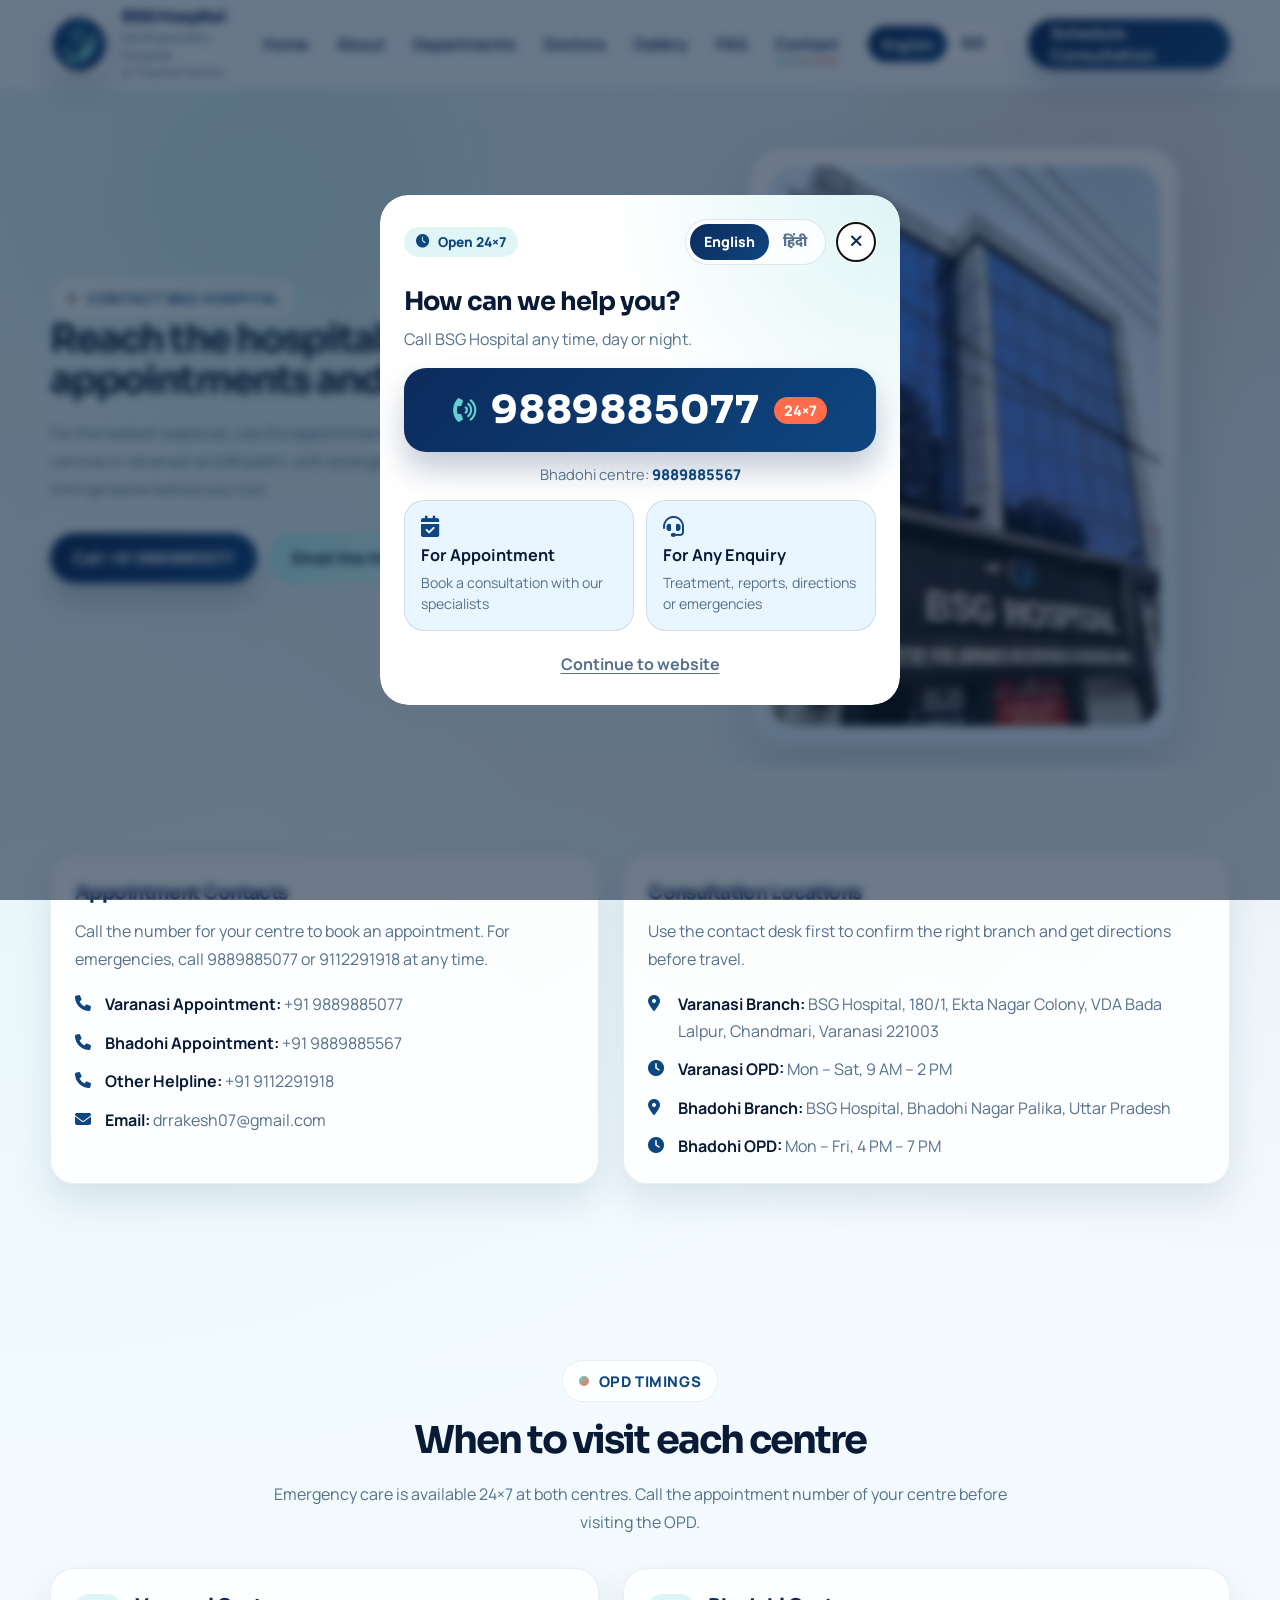
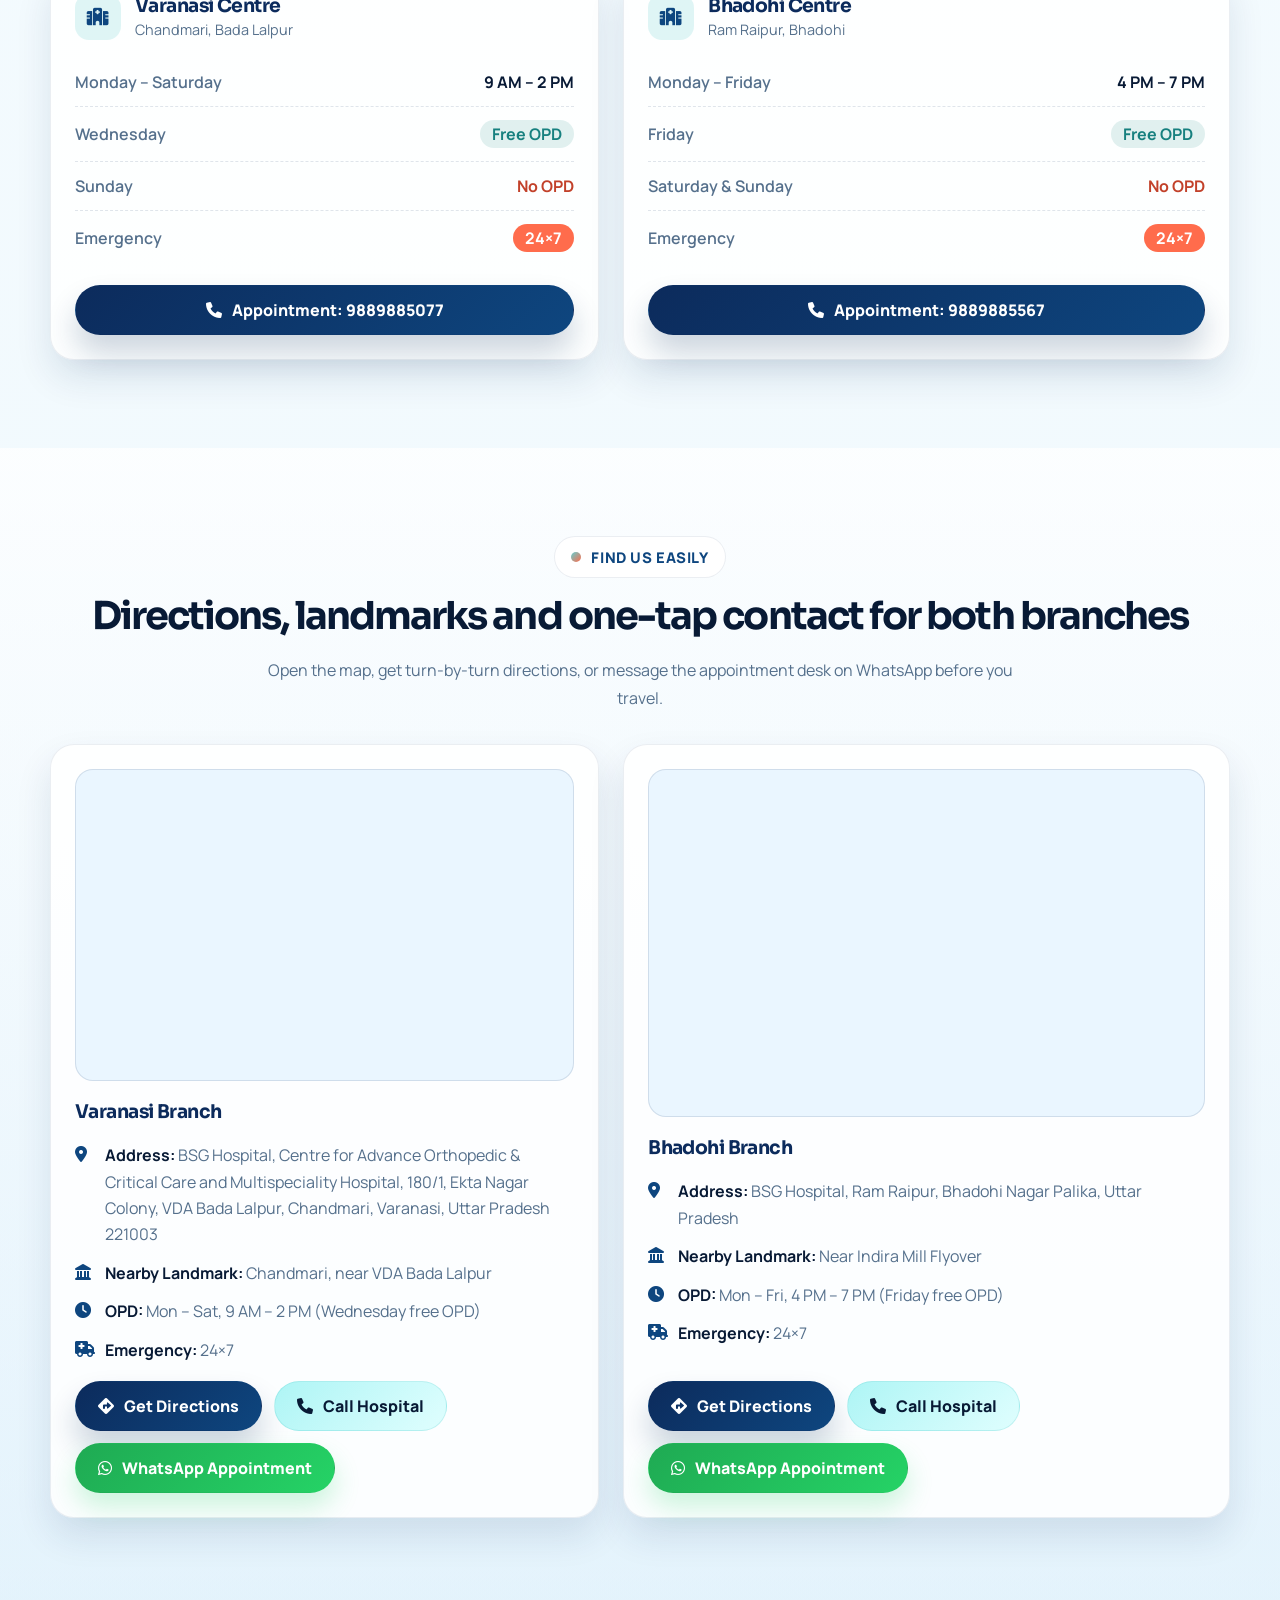
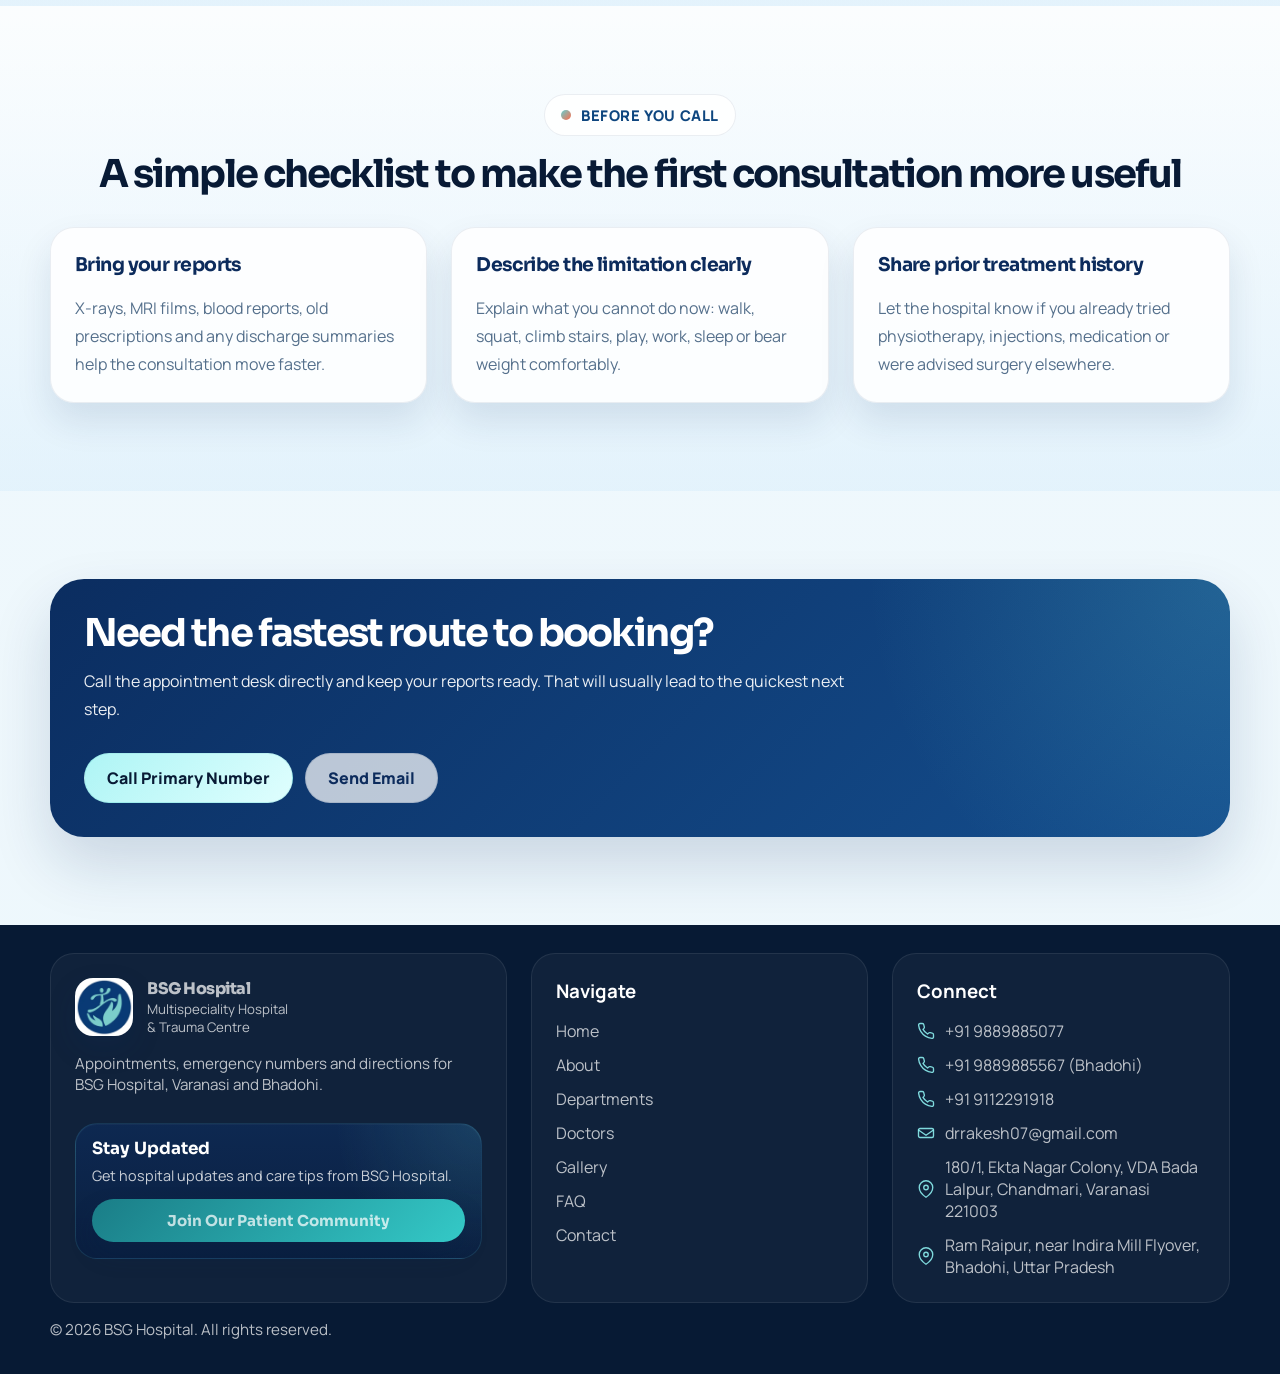
<file: contact.html>
<!DOCTYPE html>
<html lang="en">
<head>
  <meta charset="UTF-8">
  <meta name="viewport" content="width=device-width, initial-scale=1.0">
  <script>(function(d){d.classList.add('js');try{if(localStorage.getItem('bsg-lang')==='hi'){d.classList.add('i18n-pending');var l=document.createElement('link');l.rel='preload';l.as='script';l.href='assets/js/i18n-hi.js?v=20261016';document.head.appendChild(l);setTimeout(function(){d.classList.remove('i18n-pending')},2500)}}catch(e){}})(document.documentElement)</script>
  <meta name="description" content="Contact BSG Hospital, Varanasi and Bhadohi: appointments, OPD timings, 24×7 emergency numbers, address and directions.">
  <title>Contact | BSG Hospital</title>
  <link rel="icon" href="assets/img/bsg-local/favicon-64.png" type="image/png">
  <link rel="preconnect" href="https://fonts.googleapis.com">
  <link rel="preconnect" href="https://fonts.gstatic.com" crossorigin>
  <link rel="stylesheet" href="assets/css/main.css?v=20261016">
  <link rel="stylesheet" href="https://fonts.googleapis.com/css2?family=Manrope:wght@400..800&amp;family=Noto+Sans+Devanagari:wght@400..800&amp;family=Sora:wght@400..800&amp;display=swap" media="print" onload="this.media='all'">
  <noscript><link rel="stylesheet" href="https://fonts.googleapis.com/css2?family=Manrope:wght@400..800&amp;family=Noto+Sans+Devanagari:wght@400..800&amp;family=Sora:wght@400..800&amp;display=swap"></noscript>
  <script src="assets/js/i18n.js?v=20261016" defer></script>
  <script src="assets/js/main.js?v=20261016" defer></script>
</head>
<body class="site-body" data-page="contact">
  <header class="site-header">
    <div class="container nav-wrap">
      <a class="brand" href="index.html">
        <img class="brand-mark" src="assets/img/bsg-local/brand-mark.webp" alt="BSG Hospital logo" width="256" height="256" decoding="async">
        <span class="brand-copy">
          <strong>BSG Hospital</strong>
          <span>Multispeciality Hospital<br>&amp; Trauma Centre</span>
        </span>
      </a>
      <button class="nav-toggle" type="button" aria-label="Toggle navigation" aria-expanded="false" data-nav-toggle>
        <i class="fa-solid fa-bars"></i>
      </button>
      <nav class="site-nav" id="siteNav" aria-label="Main navigation">
        <a href="index.html">Home</a>
        <a href="about.html">About</a>
        <a href="services.html">Departments</a>
        <a href="doctors.html">Doctors</a>
        <a href="Gallery.html">Gallery</a>
        <a href="faq.html">FAQ</a>
        <a class="active" href="contact.html">Contact</a>
      </nav>

      <div class="lang-switch" role="group" aria-label="Language">
        <button type="button" data-lang="en" aria-pressed="true"><span class="lang-full">English</span><span class="lang-short">EN</span></button>
        <button type="button" data-lang="hi" aria-pressed="false" lang="hi"><span class="lang-full">हिंदी</span><span class="lang-short">हिं</span></button>
      </div>
      <div class="nav-actions">
        <a class="btn btn-ghost" href="https://drrakeshbs.exlyapp.com/d0840bde-e72e-41d0-b3d3-5908b804f4e7" target="_blank" rel="noopener noreferrer">Schedule Consultation</a>
      </div>
    </div>
  </header>

  <main>
    <section class="page-hero">
      <div class="container split-grid contact-hero-grid">
        <div class="reveal">
          <span class="page-kicker">Contact BSG Hospital</span>
          <h1 class="page-title">Reach the hospital quickly for appointments and emergencies</h1>
          <p class="section-copy" style="margin-top:18px;">For the fastest response, use the appointment phone numbers. BSG Hospital has centres in Varanasi and Bhadohi, with emergency care available 24×7. Check the OPD timings below before you visit.</p>
          <div class="hero-actions">
            <a class="btn btn-primary" href="tel:+919889885077">Call +91 9889885077</a>
            <a class="btn btn-secondary" href="mailto:drrakesh07@gmail.com">Email the Hospital</a>
          </div>
        </div>
        <div class="contact-hero-media reveal">
          <div class="contact-hero-frame">
            <img class="contact-hero-image" src="assets/img/bsg-local/hospital-building.webp" alt="BSG Hospital building" width="287" height="510" decoding="async" fetchpriority="high">
          </div>
        </div>
      </div>
    </section>

    <section class="section">
      <div class="container contact-grid">
        <article class="contact-card reveal">
          <h3>Appointment Contacts</h3>
          <p style="margin-top:12px;">Call the number for your centre to book an appointment. For emergencies, call 9889885077 or 9112291918 at any time.</p>
          <ul class="info-list" style="margin-top:18px;">
            <li><i class="fa-solid fa-phone"></i><strong>Varanasi Appointment:</strong> <a class="contact-link" href="tel:+919889885077">+91 9889885077</a></li>
            <li><i class="fa-solid fa-phone"></i><strong>Bhadohi Appointment:</strong> <a class="contact-link" href="tel:+919889885567">+91 9889885567</a></li>
            <li><i class="fa-solid fa-phone"></i><strong>Other Helpline:</strong> <a class="contact-link" href="tel:+919112291918">+91 9112291918</a></li>
            <li><i class="fa-solid fa-envelope"></i><strong>Email:</strong> <a class="contact-link" href="mailto:drrakesh07@gmail.com">drrakesh07@gmail.com</a></li>
          </ul>
        </article>
        <article class="contact-card reveal">
          <h3>Consultation Locations</h3>
          <p style="margin-top:12px;">Use the contact desk first to confirm the right branch and get directions before travel.</p>
          <ul class="info-list" style="margin-top:18px;">
            <li><i class="fa-solid fa-location-dot"></i><strong>Varanasi Branch:</strong> BSG Hospital, 180/1, Ekta Nagar Colony, VDA Bada Lalpur, Chandmari, Varanasi 221003</li>
            <li><i class="fa-solid fa-clock"></i><strong>Varanasi OPD:</strong> Mon – Sat, 9 AM – 2 PM</li>
            <li><i class="fa-solid fa-location-dot"></i><strong>Bhadohi Branch:</strong> BSG Hospital, Bhadohi Nagar Palika, Uttar Pradesh</li>
            <li><i class="fa-solid fa-clock"></i><strong>Bhadohi OPD:</strong> Mon – Fri, 4 PM – 7 PM</li>
          </ul>
        </article>
      </div>
    </section>

    <section class="section" id="opd-timings">
      <div class="container">
        <div class="section-heading centered reveal">
          <span class="eyebrow">OPD Timings</span>
          <h2 class="section-title">When to visit each centre</h2>
          <p class="section-copy">Emergency care is available 24×7 at both centres. Call the appointment number of your centre before visiting the OPD.</p>
        </div>
        <div class="contact-grid">
          <article class="contact-card opd-card reveal">
            <div class="opd-card-head">
              <i class="fa-solid fa-hospital"></i>
              <div>
                <h3>Varanasi Centre</h3>
                <span>Chandmari, Bada Lalpur</span>
              </div>
            </div>
            <ul class="opd-list">
              <li><span>Monday – Saturday</span><strong>9 AM – 2 PM</strong></li>
              <li class="is-free"><span>Wednesday</span><strong>Free OPD</strong></li>
              <li class="is-closed"><span>Sunday</span><strong>No OPD</strong></li>
              <li class="is-emergency"><span>Emergency</span><strong>24×7</strong></li>
            </ul>
            <a class="btn btn-primary" href="tel:+919889885077"><i class="fa-solid fa-phone"></i>Appointment: 9889885077</a>
          </article>
          <article class="contact-card opd-card reveal">
            <div class="opd-card-head">
              <i class="fa-solid fa-hospital"></i>
              <div>
                <h3>Bhadohi Centre</h3>
                <span>Ram Raipur, Bhadohi</span>
              </div>
            </div>
            <ul class="opd-list">
              <li><span>Monday – Friday</span><strong>4 PM – 7 PM</strong></li>
              <li class="is-free"><span>Friday</span><strong>Free OPD</strong></li>
              <li class="is-closed"><span>Saturday &amp; Sunday</span><strong>No OPD</strong></li>
              <li class="is-emergency"><span>Emergency</span><strong>24×7</strong></li>
            </ul>
            <a class="btn btn-primary" href="tel:+919889885567"><i class="fa-solid fa-phone"></i>Appointment: 9889885567</a>
          </article>
        </div>
      </div>
    </section>

    <section class="section section-alt" id="find-us">
      <div class="container">
        <div class="section-heading centered reveal">
          <span class="eyebrow">Find Us Easily</span>
          <h2 class="section-title">Directions, landmarks and one-tap contact for both branches</h2>
          <p class="section-copy">Open the map, get turn-by-turn directions, or message the appointment desk on WhatsApp before you travel.</p>
        </div>
        <div class="contact-grid">
          <article class="contact-card map-card reveal">
            <div class="map-frame">
              <iframe src="https://maps.google.com/maps?q=BSG+Hospital,+180%2F1+Ekta+Nagar+Colony,+Bada+Lalpur,+Chandmari,+Varanasi+221003&amp;z=15&amp;output=embed" title="Map of BSG Hospital, Varanasi" loading="lazy" referrerpolicy="no-referrer-when-downgrade" allowfullscreen></iframe>
            </div>
            <h3>Varanasi Branch</h3>
            <ul class="info-list">
              <li><i class="fa-solid fa-location-dot"></i><strong>Address:</strong> BSG Hospital, Centre for Advance Orthopedic &amp; Critical Care and Multispeciality Hospital, 180/1, Ekta Nagar Colony, VDA Bada Lalpur, Chandmari, Varanasi, Uttar Pradesh 221003</li>
              <li><i class="fa-solid fa-landmark"></i><strong>Nearby Landmark:</strong> Chandmari, near VDA Bada Lalpur</li>
              <li><i class="fa-solid fa-clock"></i><strong>OPD:</strong> Mon – Sat, 9 AM – 2 PM (Wednesday free OPD)</li>
              <li><i class="fa-solid fa-truck-medical"></i><strong>Emergency:</strong> 24×7</li>
            </ul>
            <div class="map-actions">
              <a class="btn btn-primary" href="https://www.google.com/maps/dir/?api=1&amp;destination=BSG+Hospital,+180%2F1+Ekta+Nagar+Colony,+Bada+Lalpur,+Chandmari,+Varanasi+221003" target="_blank" rel="noopener"><i class="fa-solid fa-diamond-turn-right"></i>Get Directions</a>
              <a class="btn btn-secondary" href="tel:+919889885077"><i class="fa-solid fa-phone"></i>Call Hospital</a>
              <a class="btn btn-whatsapp" href="https://wa.me/919889885077?text=Hello%20BSG%20Hospital%2C%20I%20would%20like%20to%20book%20an%20appointment%20at%20the%20Varanasi%20branch." target="_blank" rel="noopener"><i class="fa-brands fa-whatsapp"></i>WhatsApp Appointment</a>
            </div>
          </article>
          <article class="contact-card map-card reveal">
            <div class="map-frame">
              <iframe src="https://maps.google.com/maps?q=BSG+Hospital,+Ram+Raipur,+Bhadohi,+Uttar+Pradesh&amp;z=15&amp;output=embed" title="Map of BSG Hospital, Bhadohi" loading="lazy" referrerpolicy="no-referrer-when-downgrade" allowfullscreen></iframe>
            </div>
            <h3>Bhadohi Branch</h3>
            <ul class="info-list">
              <li><i class="fa-solid fa-location-dot"></i><strong>Address:</strong> BSG Hospital, Ram Raipur, Bhadohi Nagar Palika, Uttar Pradesh</li>
              <li><i class="fa-solid fa-landmark"></i><strong>Nearby Landmark:</strong> Near Indira Mill Flyover</li>
              <li><i class="fa-solid fa-clock"></i><strong>OPD:</strong> Mon – Fri, 4 PM – 7 PM (Friday free OPD)</li>
              <li><i class="fa-solid fa-truck-medical"></i><strong>Emergency:</strong> 24×7</li>
            </ul>
            <div class="map-actions">
              <a class="btn btn-primary" href="https://www.google.com/maps/dir/?api=1&amp;destination=BSG+Hospital,+Bhadohi+Nagar+Palika,+Uttar+Pradesh" target="_blank" rel="noopener"><i class="fa-solid fa-diamond-turn-right"></i>Get Directions</a>
              <a class="btn btn-secondary" href="tel:+919889885567"><i class="fa-solid fa-phone"></i>Call Hospital</a>
              <a class="btn btn-whatsapp" href="https://wa.me/919889885567?text=Hello%20BSG%20Hospital%2C%20I%20would%20like%20to%20book%20an%20appointment%20at%20the%20Bhadohi%20branch." target="_blank" rel="noopener"><i class="fa-brands fa-whatsapp"></i>WhatsApp Appointment</a>
            </div>
          </article>
        </div>
      </div>
    </section>

    <section class="section section-alt">
      <div class="container">
        <div class="section-heading centered reveal">
          <span class="eyebrow">Before You Call</span>
          <h2 class="section-title">A simple checklist to make the first consultation more useful</h2>
        </div>
        <div class="cards">
          <article class="card reveal">
            <h3>Bring your reports</h3>
            <p>X-rays, MRI films, blood reports, old prescriptions and any discharge summaries help the consultation move faster.</p>
          </article>
          <article class="card reveal">
            <h3>Describe the limitation clearly</h3>
            <p>Explain what you cannot do now: walk, squat, climb stairs, play, work, sleep or bear weight comfortably.</p>
          </article>
          <article class="card reveal">
            <h3>Share prior treatment history</h3>
            <p>Let the hospital know if you already tried physiotherapy, injections, medication or were advised surgery elsewhere.</p>
          </article>
        </div>
      </div>
    </section>

    <section class="section">
      <div class="container">
        <div class="cta-band reveal">
          <h2 class="cta-title">Need the fastest route to booking?</h2>
          <p>Call the appointment desk directly and keep your reports ready. That will usually lead to the quickest next step.</p>
          <div class="hero-actions" style="margin-bottom:0;">
            <a class="btn btn-secondary" href="tel:+919889885077">Call Primary Number</a>
            <a class="btn btn-ghost" href="mailto:drrakesh07@gmail.com">Send Email</a>
          </div>
        </div>
      </div>
    </section>
  </main>

  <footer class="footer">
    <div class="container footer-grid">
      <div class="footer-card">
        <a class="brand" href="index.html">
          <img class="brand-mark" src="assets/img/bsg-local/brand-mark.webp" alt="BSG Hospital logo" width="256" height="256" loading="lazy" decoding="async">
          <span class="brand-copy">
            <strong>BSG Hospital</strong>
            <span>Multispeciality Hospital<br>&amp; Trauma Centre</span>
          </span>
        </a>
        <p class="footer-note">Appointments, emergency numbers and directions for BSG Hospital, Varanasi and Bhadohi.</p>
        <div class="footer-mini-cta">
          <h3 class="footer-mini-cta-title">Stay Updated</h3>
          <p class="footer-mini-cta-text">Get hospital updates and care tips from BSG Hospital.</p>
          <a class="footer-mini-cta-button" href="contact.html">Join Our Patient Community</a>
        </div>
      </div>
      <div class="footer-card">
        <h3>Navigate</h3>
        <div class="footer-links">
          <a href="index.html">Home</a>
          <a href="about.html">About</a>
          <a href="services.html">Departments</a>
          <a href="doctors.html">Doctors</a>
          <a href="Gallery.html">Gallery</a>
          <a href="faq.html">FAQ</a>
          <a href="contact.html">Contact</a>
        </div>
      </div>
      <div class="footer-card">
        <h3>Connect</h3>
        <div class="footer-links">
          <a class="footer-icon-link" href="tel:+919889885077"><span class="footer-link-icon" aria-hidden="true"><svg viewBox="0 0 24 24" fill="none"><path d="M22 16.92v3a2 2 0 0 1-2.18 2 19.8 19.8 0 0 1-8.63-3.07 19.5 19.5 0 0 1-6-6A19.8 19.8 0 0 1 2.12 4.18 2 2 0 0 1 4.11 2h3a2 2 0 0 1 2 1.72c.12.9.33 1.78.63 2.61a2 2 0 0 1-.45 2.11L8 9.91a16 16 0 0 0 6.09 6.09l1.47-1.29a2 2 0 0 1 2.11-.45c.83.3 1.71.51 2.61.63A2 2 0 0 1 22 16.92Z" stroke-width="1.8" stroke-linecap="round" stroke-linejoin="round"/></svg></span><span>+91 9889885077</span></a>
          <a class="footer-icon-link" href="tel:+919889885567"><span class="footer-link-icon" aria-hidden="true"><svg viewBox="0 0 24 24" fill="none"><path d="M22 16.92v3a2 2 0 0 1-2.18 2 19.8 19.8 0 0 1-8.63-3.07 19.5 19.5 0 0 1-6-6A19.8 19.8 0 0 1 2.12 4.18 2 2 0 0 1 4.11 2h3a2 2 0 0 1 2 1.72c.12.9.33 1.78.63 2.61a2 2 0 0 1-.45 2.11L8 9.91a16 16 0 0 0 6.09 6.09l1.47-1.29a2 2 0 0 1 2.11-.45c.83.3 1.71.51 2.61.63A2 2 0 0 1 22 16.92Z" stroke-width="1.8" stroke-linecap="round" stroke-linejoin="round"/></svg></span><span>+91 9889885567 (Bhadohi)</span></a>
          <a class="footer-icon-link" href="tel:+919112291918"><span class="footer-link-icon" aria-hidden="true"><svg viewBox="0 0 24 24" fill="none"><path d="M22 16.92v3a2 2 0 0 1-2.18 2 19.8 19.8 0 0 1-8.63-3.07 19.5 19.5 0 0 1-6-6A19.8 19.8 0 0 1 2.12 4.18 2 2 0 0 1 4.11 2h3a2 2 0 0 1 2 1.72c.12.9.33 1.78.63 2.61a2 2 0 0 1-.45 2.11L8 9.91a16 16 0 0 0 6.09 6.09l1.47-1.29a2 2 0 0 1 2.11-.45c.83.3 1.71.51 2.61.63A2 2 0 0 1 22 16.92Z" stroke-width="1.8" stroke-linecap="round" stroke-linejoin="round"/></svg></span><span>+91 9112291918</span></a>
          <a class="footer-icon-link" href="mailto:drrakesh07@gmail.com"><span class="footer-link-icon" aria-hidden="true"><svg viewBox="0 0 24 24" fill="none"><path d="M4 6h16a2 2 0 0 1 2 2v8a2 2 0 0 1-2 2H4a2 2 0 0 1-2-2V8a2 2 0 0 1 2-2Z" stroke-width="1.8" stroke-linecap="round" stroke-linejoin="round"/><path d="m22 8-10 7L2 8" stroke-width="1.8" stroke-linecap="round" stroke-linejoin="round"/></svg></span><span>drrakesh07@gmail.com</span></a>
          <a class="footer-icon-link" href="https://www.google.com/maps/search/?api=1&amp;query=BSG+Hospital,+180%2F1+Ekta+Nagar+Colony,+Bada+Lalpur,+Chandmari,+Varanasi+221003" target="_blank" rel="noopener"><span class="footer-link-icon" aria-hidden="true"><svg viewBox="0 0 24 24" fill="none"><path d="M21 10c0 7-9 13-9 13S3 17 3 10a9 9 0 1 1 18 0Z" stroke-width="1.8" stroke-linecap="round" stroke-linejoin="round"/><circle cx="12" cy="10" r="3" stroke-width="1.8"/></svg></span><span>180/1, Ekta Nagar Colony, VDA Bada Lalpur, Chandmari, Varanasi 221003</span></a>
          <a class="footer-icon-link" href="https://www.google.com/maps/search/?api=1&amp;query=BSG+Hospital,+Bhadohi+Nagar+Palika,+Uttar+Pradesh" target="_blank" rel="noopener"><span class="footer-link-icon" aria-hidden="true"><svg viewBox="0 0 24 24" fill="none"><path d="M21 10c0 7-9 13-9 13S3 17 3 10a9 9 0 1 1 18 0Z" stroke-width="1.8" stroke-linecap="round" stroke-linejoin="round"/><circle cx="12" cy="10" r="3" stroke-width="1.8"/></svg></span><span>Ram Raipur, near Indira Mill Flyover, Bhadohi, Uttar Pradesh</span></a>
        </div>
      </div>
    </div>
    <div class="container">
      <p class="footer-note">© <span data-year></span> BSG Hospital. All rights reserved.</p>
    </div>
  </footer>
  <dialog class="welcome-popup" aria-labelledby="welcomePopupTitle" data-welcome-popup>
    <div class="welcome-popup-panel">
      <div class="welcome-popup-top">
        <span class="welcome-popup-badge"><i class="fa-solid fa-clock"></i>Open 24×7</span>
        <div class="lang-switch" role="group" aria-label="Language">
          <button type="button" data-lang="en" aria-pressed="true"><span class="lang-full">English</span><span class="lang-short">EN</span></button>
          <button type="button" data-lang="hi" aria-pressed="false" lang="hi"><span class="lang-full">हिंदी</span><span class="lang-short">हिं</span></button>
        </div>
        <button class="welcome-popup-close" type="button" aria-label="Close" data-welcome-close autofocus><i class="fa-solid fa-xmark"></i></button>
      </div>
      <h2 class="welcome-popup-title" id="welcomePopupTitle">How can we help you?</h2>
      <p class="welcome-popup-copy">Call BSG Hospital any time, day or night.</p>
      <a class="welcome-popup-number" href="tel:+919889885077">
        <i class="fa-solid fa-phone-volume"></i>
        <span class="welcome-popup-digits">9889885077</span>
        <span class="welcome-popup-hours">24×7</span>
      </a>
      <p class="welcome-popup-alt">Bhadohi centre: <a href="tel:+919889885567">9889885567</a></p>
      <div class="welcome-popup-options">
        <a class="welcome-popup-option" href="tel:+919889885077">
          <i class="fa-solid fa-calendar-check"></i>
          <strong>For Appointment</strong>
          <span>Book a consultation with our specialists</span>
        </a>
        <a class="welcome-popup-option" href="tel:+919889885077">
          <i class="fa-solid fa-headset"></i>
          <strong>For Any Enquiry</strong>
          <span>Treatment, reports, directions or emergencies</span>
        </a>
      </div>
      <button class="welcome-popup-skip" type="button" data-welcome-close>Continue to website</button>
    </div>
  </dialog>
</body>
</html>
</file>
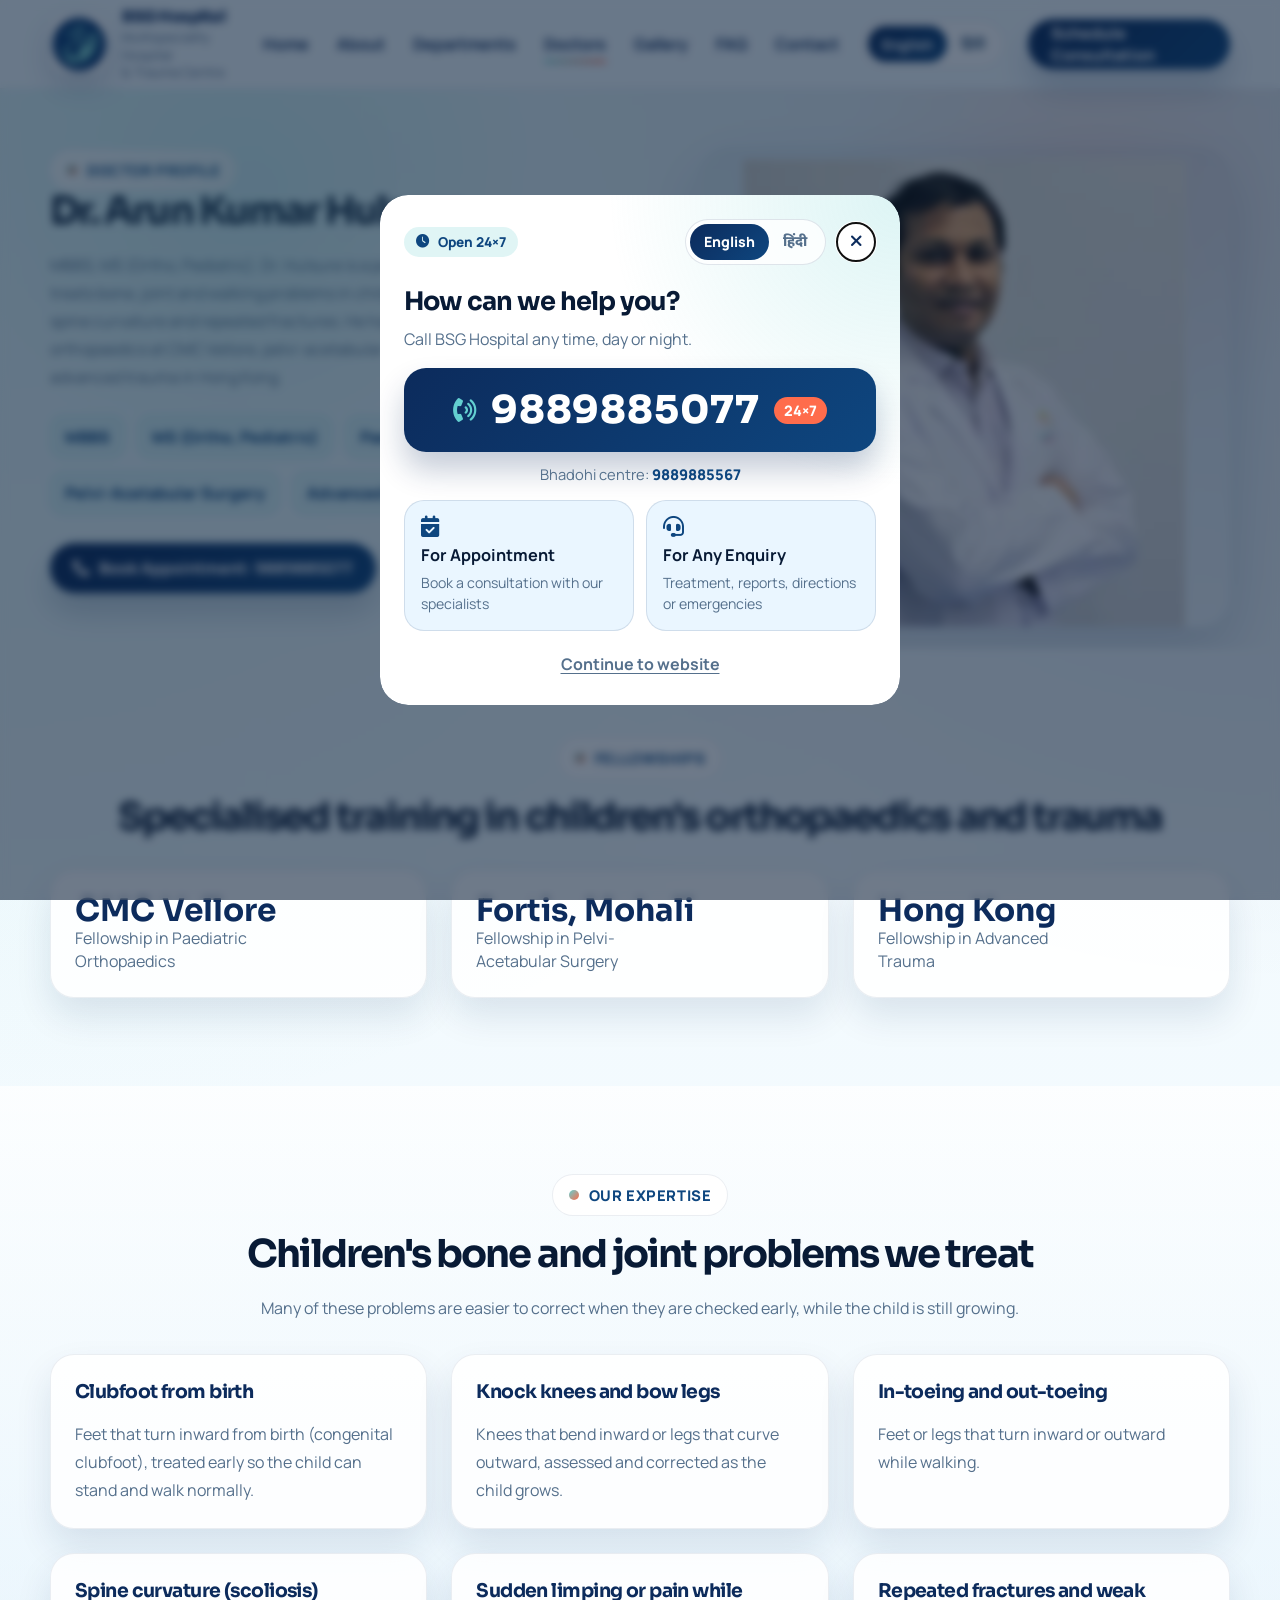
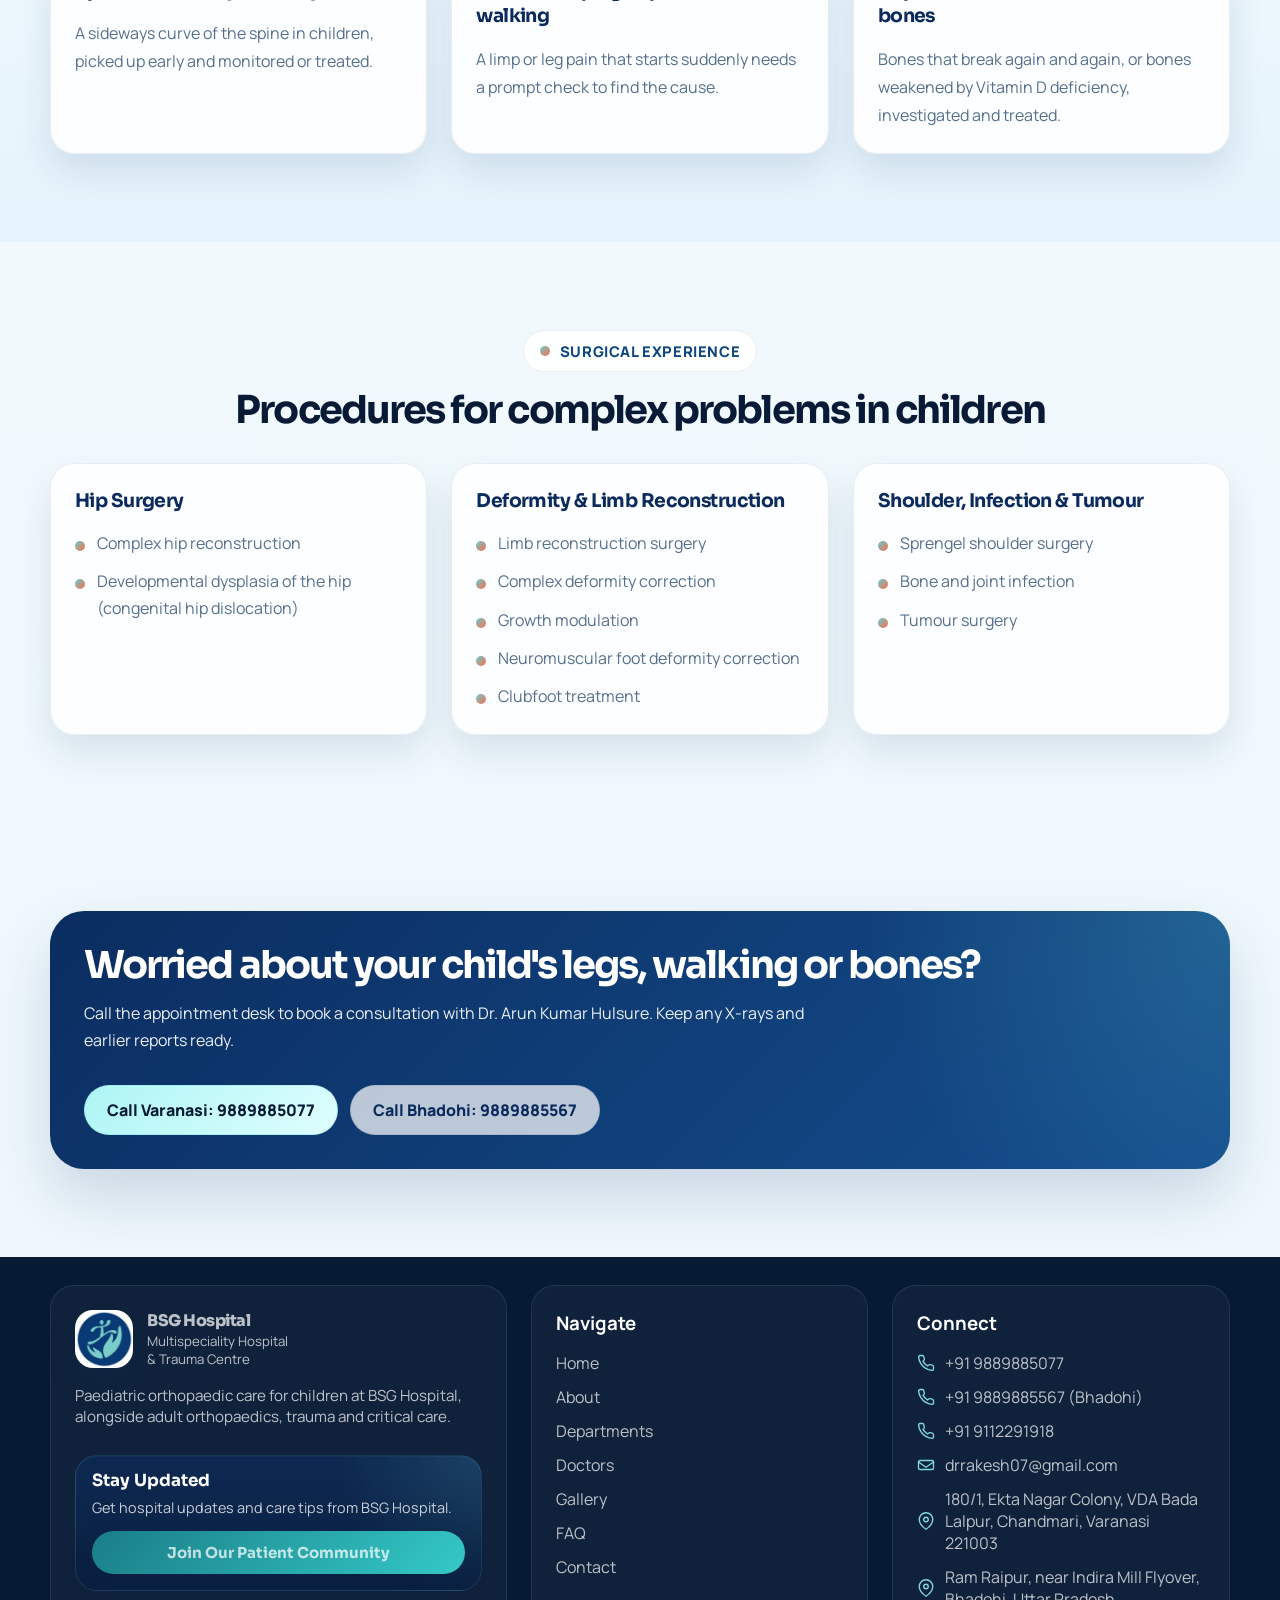
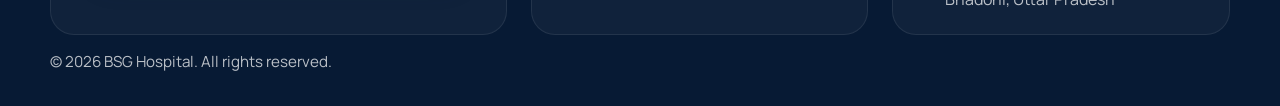
<file: doctor-arun-hulsure.html>
<!DOCTYPE html>
<html lang="en">
<head>
  <meta charset="UTF-8">
  <meta name="viewport" content="width=device-width, initial-scale=1.0">
  <script>(function(d){d.classList.add('js');try{if(localStorage.getItem('bsg-lang')==='hi'){d.classList.add('i18n-pending');var l=document.createElement('link');l.rel='preload';l.as='script';l.href='assets/js/i18n-hi.js?v=20261016';document.head.appendChild(l);setTimeout(function(){d.classList.remove('i18n-pending')},2500)}}catch(e){}})(document.documentElement)</script>
  <meta name="description" content="Profile of Dr. Arun Kumar Hulsure, MBBS, MS (Ortho, Pediatric), paediatric orthopaedic surgeon at BSG Hospital, Varanasi and Bhadohi.">
  <title>Dr. Arun Kumar Hulsure | BSG Hospital</title>
  <link rel="icon" href="assets/img/bsg-local/favicon-64.png" type="image/png">
  <link rel="preconnect" href="https://fonts.googleapis.com">
  <link rel="preconnect" href="https://fonts.gstatic.com" crossorigin>
  <link rel="stylesheet" href="assets/css/main.css?v=20261016">
  <link rel="stylesheet" href="https://fonts.googleapis.com/css2?family=Manrope:wght@400..800&amp;family=Noto+Sans+Devanagari:wght@400..800&amp;family=Sora:wght@400..800&amp;display=swap" media="print" onload="this.media='all'">
  <noscript><link rel="stylesheet" href="https://fonts.googleapis.com/css2?family=Manrope:wght@400..800&amp;family=Noto+Sans+Devanagari:wght@400..800&amp;family=Sora:wght@400..800&amp;display=swap"></noscript>
  <script src="assets/js/i18n.js?v=20261016" defer></script>
  <script src="assets/js/main.js?v=20261016" defer></script>
</head>
<body class="site-body" data-page="doctor">
  <header class="site-header">
    <div class="container nav-wrap">
      <a class="brand" href="index.html">
        <img class="brand-mark" src="assets/img/bsg-local/brand-mark.webp" alt="BSG Hospital logo" width="256" height="256" decoding="async">
        <span class="brand-copy">
          <strong>BSG Hospital</strong>
          <span>Multispeciality Hospital<br>&amp; Trauma Centre</span>
        </span>
      </a>
      <button class="nav-toggle" type="button" aria-label="Toggle navigation" aria-expanded="false" data-nav-toggle>
        <i class="fa-solid fa-bars"></i>
      </button>
      <nav class="site-nav" id="siteNav" aria-label="Main navigation">
        <a href="index.html">Home</a>
        <a href="about.html">About</a>
        <a href="services.html">Departments</a>
        <a class="active" href="doctors.html">Doctors</a>
        <a href="Gallery.html">Gallery</a>
        <a href="faq.html">FAQ</a>
        <a href="contact.html">Contact</a>
      </nav>

      <div class="lang-switch" role="group" aria-label="Language">
        <button type="button" data-lang="en" aria-pressed="true"><span class="lang-full">English</span><span class="lang-short">EN</span></button>
        <button type="button" data-lang="hi" aria-pressed="false" lang="hi"><span class="lang-full">हिंदी</span><span class="lang-short">हिं</span></button>
      </div>
      <div class="nav-actions">
        <a class="btn btn-ghost" href="https://drrakeshbs.exlyapp.com/d0840bde-e72e-41d0-b3d3-5908b804f4e7" target="_blank" rel="noopener noreferrer">Schedule Consultation</a>
      </div>
    </div>
  </header>

  <main>
    <section class="page-hero">
      <div class="container split-grid">
        <div class="reveal">
          <span class="page-kicker">Doctor Profile</span>
          <h1 class="page-title">Dr. Arun Kumar Hulsure</h1>
          <p class="section-copy" style="margin-top:18px;">MBBS, MS (Ortho, Pediatric). Dr. Hulsure is a paediatric orthopaedic surgeon who treats bone, joint and walking problems in children, from clubfoot and bowed legs to spine curvature and repeated fractures. He has completed fellowships in paediatric orthopaedics at CMC Vellore, pelvi-acetabular surgery at Fortis Hospital, Mohali, and advanced trauma in Hong Kong.</p>
          <div class="badge-row" style="margin-top:24px;">
            <span class="badge">MBBS</span>
            <span class="badge">MS (Ortho, Pediatric)</span>
            <span class="badge">Paediatric Orthopaedics</span>
            <span class="badge">Pelvi-Acetabular Surgery</span>
            <span class="badge">Advanced Trauma</span>
          </div>
          <div class="hero-actions" style="margin-top:28px;">
            <a class="btn btn-primary" href="tel:+919889885077"><i class="fa-solid fa-phone"></i>Book Appointment: 9889885077</a>
            <a class="btn btn-secondary" href="contact.html#opd-timings">See OPD Timings</a>
          </div>
        </div>
        <div class="split-media-stack reveal">
          <img class="primary doctor-portrait-image" src="assets/img/bsg-local/dr-arun-hulsure.webp" alt="Dr. Arun Kumar Hulsure portrait" width="517" height="546" decoding="async" fetchpriority="high">
        </div>
      </div>
    </section>

    <section class="section">
      <div class="container">
        <div class="section-heading centered reveal">
          <span class="eyebrow">Fellowships</span>
          <h2 class="section-title">Specialised training in children's orthopaedics and trauma</h2>
        </div>
        <div class="metrics-grid">
          <article class="metric-card reveal">
            <strong>CMC Vellore</strong>
            <span>Fellowship in Paediatric Orthopaedics</span>
          </article>
          <article class="metric-card reveal">
            <strong>Fortis, Mohali</strong>
            <span>Fellowship in Pelvi-Acetabular Surgery</span>
          </article>
          <article class="metric-card reveal">
            <strong>Hong Kong</strong>
            <span>Fellowship in Advanced Trauma</span>
          </article>
        </div>
      </div>
    </section>

    <section class="section section-alt">
      <div class="container">
        <div class="section-heading centered reveal">
          <span class="eyebrow">Our Expertise</span>
          <h2 class="section-title">Children's bone and joint problems we treat</h2>
          <p class="section-copy">Many of these problems are easier to correct when they are checked early, while the child is still growing.</p>
        </div>
        <div class="cards">
          <article class="card reveal">
            <h3>Clubfoot from birth</h3>
            <p>Feet that turn inward from birth (congenital clubfoot), treated early so the child can stand and walk normally.</p>
          </article>
          <article class="card reveal">
            <h3>Knock knees and bow legs</h3>
            <p>Knees that bend inward or legs that curve outward, assessed and corrected as the child grows.</p>
          </article>
          <article class="card reveal">
            <h3>In-toeing and out-toeing</h3>
            <p>Feet or legs that turn inward or outward while walking.</p>
          </article>
          <article class="card reveal">
            <h3>Spine curvature (scoliosis)</h3>
            <p>A sideways curve of the spine in children, picked up early and monitored or treated.</p>
          </article>
          <article class="card reveal">
            <h3>Sudden limping or pain while walking</h3>
            <p>A limp or leg pain that starts suddenly needs a prompt check to find the cause.</p>
          </article>
          <article class="card reveal">
            <h3>Repeated fractures and weak bones</h3>
            <p>Bones that break again and again, or bones weakened by Vitamin D deficiency, investigated and treated.</p>
          </article>
        </div>
      </div>
    </section>

    <section class="section">
      <div class="container">
        <div class="section-heading centered reveal">
          <span class="eyebrow">Surgical Experience</span>
          <h2 class="section-title">Procedures for complex problems in children</h2>
        </div>
        <div class="cards">
          <article class="card reveal">
            <h3>Hip Surgery</h3>
            <ul>
              <li>Complex hip reconstruction</li>
              <li>Developmental dysplasia of the hip (congenital hip dislocation)</li>
            </ul>
          </article>
          <article class="card reveal">
            <h3>Deformity &amp; Limb Reconstruction</h3>
            <ul>
              <li>Limb reconstruction surgery</li>
              <li>Complex deformity correction</li>
              <li>Growth modulation</li>
              <li>Neuromuscular foot deformity correction</li>
              <li>Clubfoot treatment</li>
            </ul>
          </article>
          <article class="card reveal">
            <h3>Shoulder, Infection &amp; Tumour</h3>
            <ul>
              <li>Sprengel shoulder surgery</li>
              <li>Bone and joint infection</li>
              <li>Tumour surgery</li>
            </ul>
          </article>
        </div>
      </div>
    </section>

    <section class="section">
      <div class="container">
        <div class="cta-band reveal">
          <h2 class="cta-title">Worried about your child's legs, walking or bones?</h2>
          <p>Call the appointment desk to book a consultation with Dr. Arun Kumar Hulsure. Keep any X-rays and earlier reports ready.</p>
          <div class="hero-actions" style="margin-bottom:0;">
            <a class="btn btn-secondary" href="tel:+919889885077">Call Varanasi: 9889885077</a>
            <a class="btn btn-ghost" href="tel:+919889885567">Call Bhadohi: 9889885567</a>
          </div>
        </div>
      </div>
    </section>
  </main>

  <footer class="footer">
    <div class="container footer-grid">
      <div class="footer-card">
        <a class="brand" href="index.html">
          <img class="brand-mark" src="assets/img/bsg-local/brand-mark.webp" alt="BSG Hospital logo" width="256" height="256" loading="lazy" decoding="async">
          <span class="brand-copy">
            <strong>BSG Hospital</strong>
            <span>Multispeciality Hospital<br>&amp; Trauma Centre</span>
          </span>
        </a>
        <p class="footer-note">Paediatric orthopaedic care for children at BSG Hospital, alongside adult orthopaedics, trauma and critical care.</p>
        <div class="footer-mini-cta">
          <h3 class="footer-mini-cta-title">Stay Updated</h3>
          <p class="footer-mini-cta-text">Get hospital updates and care tips from BSG Hospital.</p>
          <a class="footer-mini-cta-button" href="contact.html">Join Our Patient Community</a>
        </div>
      </div>
      <div class="footer-card">
        <h3>Navigate</h3>
        <div class="footer-links">
          <a href="index.html">Home</a>
          <a href="about.html">About</a>
          <a href="services.html">Departments</a>
          <a href="doctors.html">Doctors</a>
          <a href="Gallery.html">Gallery</a>
          <a href="faq.html">FAQ</a>
          <a href="contact.html">Contact</a>
        </div>
      </div>
      <div class="footer-card">
        <h3>Connect</h3>
        <div class="footer-links">
          <a class="footer-icon-link" href="tel:+919889885077"><span class="footer-link-icon" aria-hidden="true"><svg viewBox="0 0 24 24" fill="none"><path d="M22 16.92v3a2 2 0 0 1-2.18 2 19.8 19.8 0 0 1-8.63-3.07 19.5 19.5 0 0 1-6-6A19.8 19.8 0 0 1 2.12 4.18 2 2 0 0 1 4.11 2h3a2 2 0 0 1 2 1.72c.12.9.33 1.78.63 2.61a2 2 0 0 1-.45 2.11L8 9.91a16 16 0 0 0 6.09 6.09l1.47-1.29a2 2 0 0 1 2.11-.45c.83.3 1.71.51 2.61.63A2 2 0 0 1 22 16.92Z" stroke-width="1.8" stroke-linecap="round" stroke-linejoin="round"/></svg></span><span>+91 9889885077</span></a>
          <a class="footer-icon-link" href="tel:+919889885567"><span class="footer-link-icon" aria-hidden="true"><svg viewBox="0 0 24 24" fill="none"><path d="M22 16.92v3a2 2 0 0 1-2.18 2 19.8 19.8 0 0 1-8.63-3.07 19.5 19.5 0 0 1-6-6A19.8 19.8 0 0 1 2.12 4.18 2 2 0 0 1 4.11 2h3a2 2 0 0 1 2 1.72c.12.9.33 1.78.63 2.61a2 2 0 0 1-.45 2.11L8 9.91a16 16 0 0 0 6.09 6.09l1.47-1.29a2 2 0 0 1 2.11-.45c.83.3 1.71.51 2.61.63A2 2 0 0 1 22 16.92Z" stroke-width="1.8" stroke-linecap="round" stroke-linejoin="round"/></svg></span><span>+91 9889885567 (Bhadohi)</span></a>
          <a class="footer-icon-link" href="tel:+919112291918"><span class="footer-link-icon" aria-hidden="true"><svg viewBox="0 0 24 24" fill="none"><path d="M22 16.92v3a2 2 0 0 1-2.18 2 19.8 19.8 0 0 1-8.63-3.07 19.5 19.5 0 0 1-6-6A19.8 19.8 0 0 1 2.12 4.18 2 2 0 0 1 4.11 2h3a2 2 0 0 1 2 1.72c.12.9.33 1.78.63 2.61a2 2 0 0 1-.45 2.11L8 9.91a16 16 0 0 0 6.09 6.09l1.47-1.29a2 2 0 0 1 2.11-.45c.83.3 1.71.51 2.61.63A2 2 0 0 1 22 16.92Z" stroke-width="1.8" stroke-linecap="round" stroke-linejoin="round"/></svg></span><span>+91 9112291918</span></a>
          <a class="footer-icon-link" href="mailto:drrakesh07@gmail.com"><span class="footer-link-icon" aria-hidden="true"><svg viewBox="0 0 24 24" fill="none"><path d="M4 6h16a2 2 0 0 1 2 2v8a2 2 0 0 1-2 2H4a2 2 0 0 1-2-2V8a2 2 0 0 1 2-2Z" stroke-width="1.8" stroke-linecap="round" stroke-linejoin="round"/><path d="m22 8-10 7L2 8" stroke-width="1.8" stroke-linecap="round" stroke-linejoin="round"/></svg></span><span>drrakesh07@gmail.com</span></a>
          <a class="footer-icon-link" href="https://www.google.com/maps/search/?api=1&amp;query=BSG+Hospital,+180%2F1+Ekta+Nagar+Colony,+Bada+Lalpur,+Chandmari,+Varanasi+221003" target="_blank" rel="noopener"><span class="footer-link-icon" aria-hidden="true"><svg viewBox="0 0 24 24" fill="none"><path d="M21 10c0 7-9 13-9 13S3 17 3 10a9 9 0 1 1 18 0Z" stroke-width="1.8" stroke-linecap="round" stroke-linejoin="round"/><circle cx="12" cy="10" r="3" stroke-width="1.8"/></svg></span><span>180/1, Ekta Nagar Colony, VDA Bada Lalpur, Chandmari, Varanasi 221003</span></a>
          <a class="footer-icon-link" href="https://www.google.com/maps/search/?api=1&amp;query=BSG+Hospital,+Bhadohi+Nagar+Palika,+Uttar+Pradesh" target="_blank" rel="noopener"><span class="footer-link-icon" aria-hidden="true"><svg viewBox="0 0 24 24" fill="none"><path d="M21 10c0 7-9 13-9 13S3 17 3 10a9 9 0 1 1 18 0Z" stroke-width="1.8" stroke-linecap="round" stroke-linejoin="round"/><circle cx="12" cy="10" r="3" stroke-width="1.8"/></svg></span><span>Ram Raipur, near Indira Mill Flyover, Bhadohi, Uttar Pradesh</span></a>
        </div>
      </div>
    </div>
    <div class="container">
      <p class="footer-note">© <span data-year></span> BSG Hospital. All rights reserved.</p>
    </div>
  </footer>
  <dialog class="welcome-popup" aria-labelledby="welcomePopupTitle" data-welcome-popup>
    <div class="welcome-popup-panel">
      <div class="welcome-popup-top">
        <span class="welcome-popup-badge"><i class="fa-solid fa-clock"></i>Open 24×7</span>
        <div class="lang-switch" role="group" aria-label="Language">
          <button type="button" data-lang="en" aria-pressed="true"><span class="lang-full">English</span><span class="lang-short">EN</span></button>
          <button type="button" data-lang="hi" aria-pressed="false" lang="hi"><span class="lang-full">हिंदी</span><span class="lang-short">हिं</span></button>
        </div>
        <button class="welcome-popup-close" type="button" aria-label="Close" data-welcome-close autofocus><i class="fa-solid fa-xmark"></i></button>
      </div>
      <h2 class="welcome-popup-title" id="welcomePopupTitle">How can we help you?</h2>
      <p class="welcome-popup-copy">Call BSG Hospital any time, day or night.</p>
      <a class="welcome-popup-number" href="tel:+919889885077">
        <i class="fa-solid fa-phone-volume"></i>
        <span class="welcome-popup-digits">9889885077</span>
        <span class="welcome-popup-hours">24×7</span>
      </a>
      <p class="welcome-popup-alt">Bhadohi centre: <a href="tel:+919889885567">9889885567</a></p>
      <div class="welcome-popup-options">
        <a class="welcome-popup-option" href="tel:+919889885077">
          <i class="fa-solid fa-calendar-check"></i>
          <strong>For Appointment</strong>
          <span>Book a consultation with our specialists</span>
        </a>
        <a class="welcome-popup-option" href="tel:+919889885077">
          <i class="fa-solid fa-headset"></i>
          <strong>For Any Enquiry</strong>
          <span>Treatment, reports, directions or emergencies</span>
        </a>
      </div>
      <button class="welcome-popup-skip" type="button" data-welcome-close>Continue to website</button>
    </div>
  </dialog>
</body>
</html>
</file>
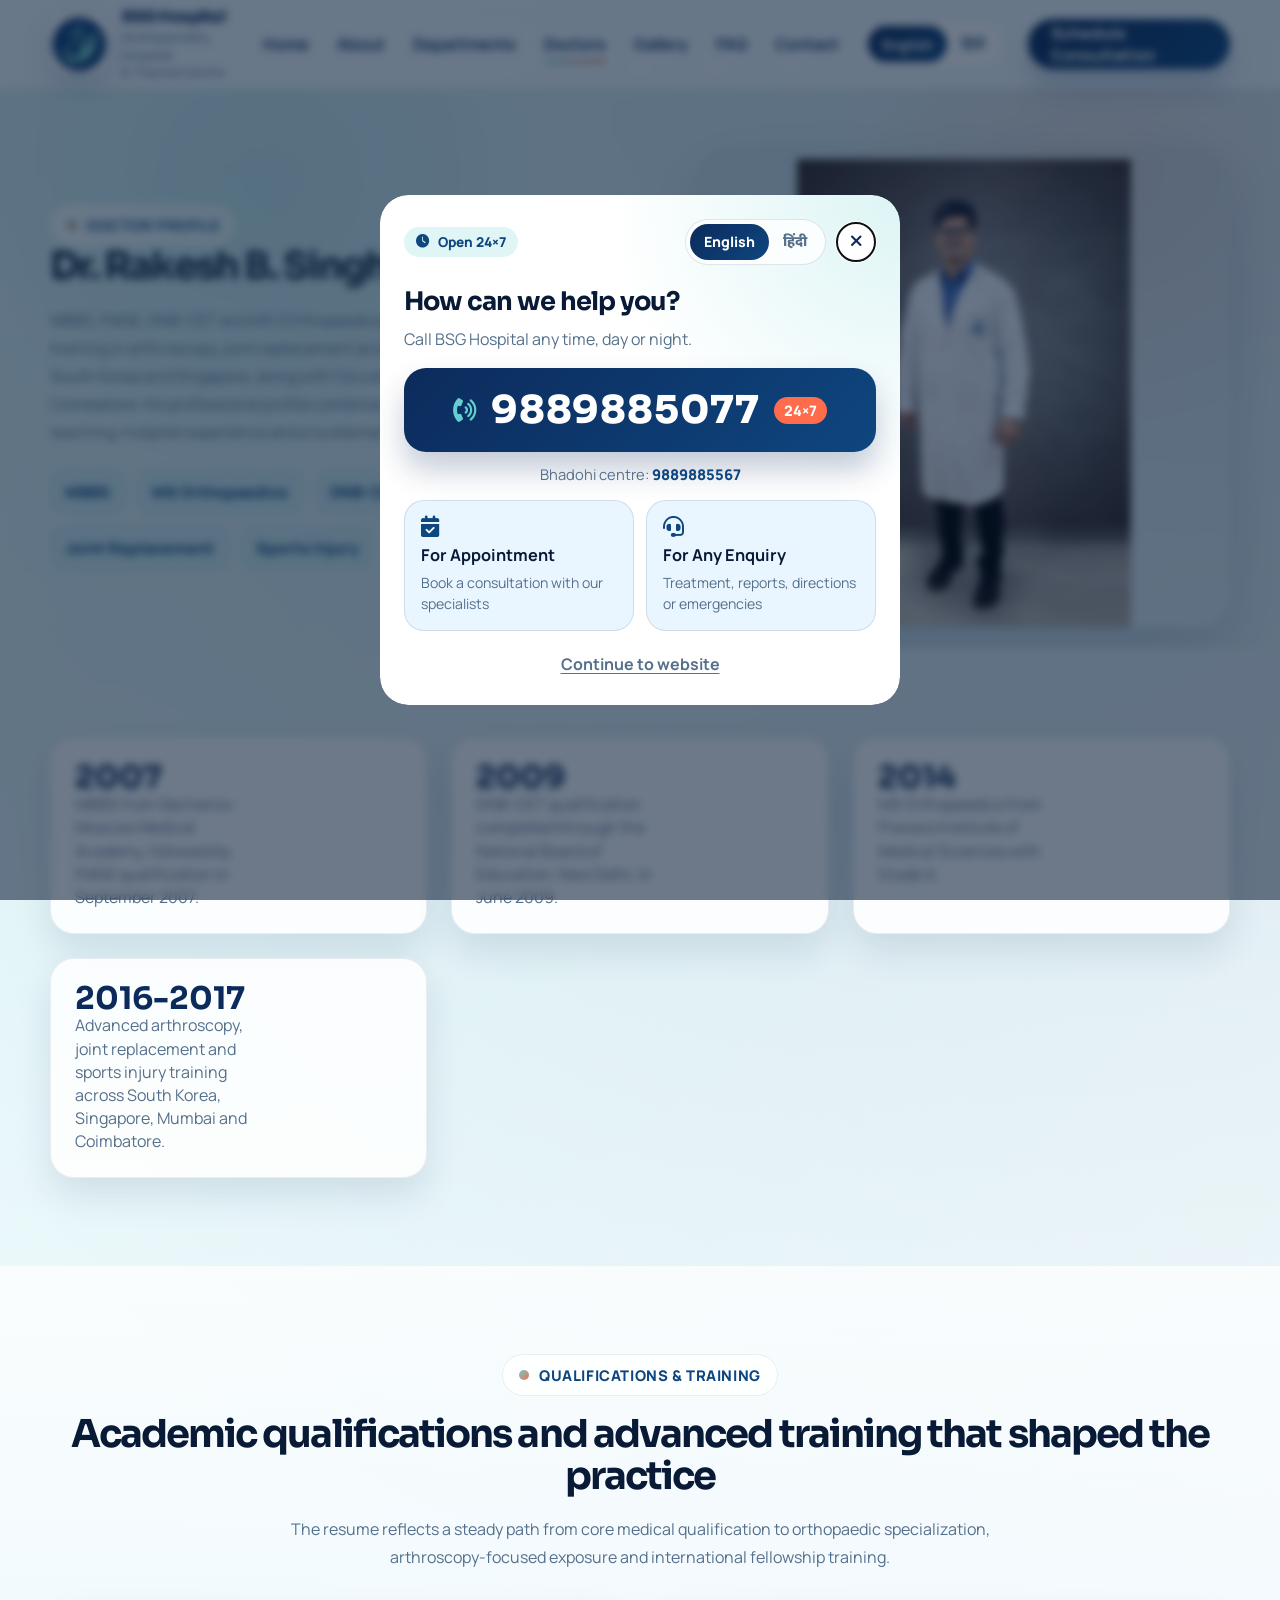
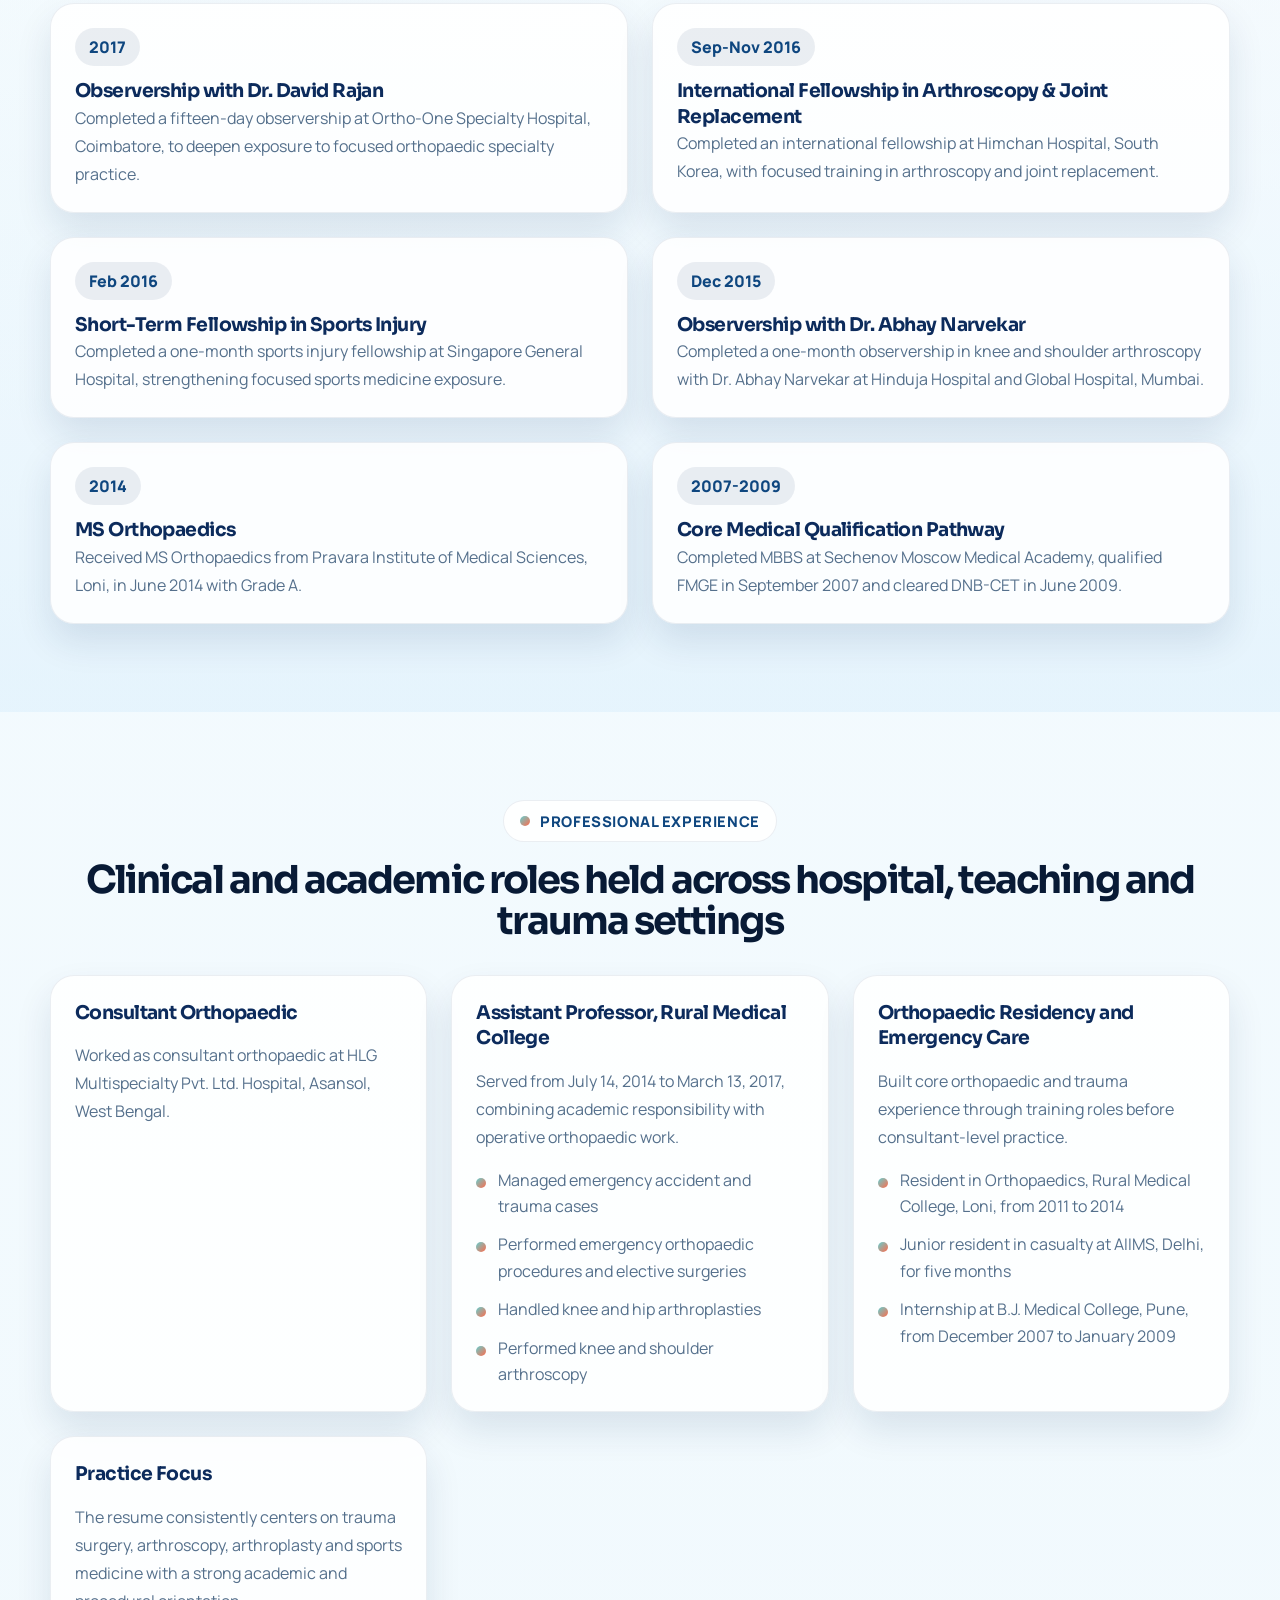
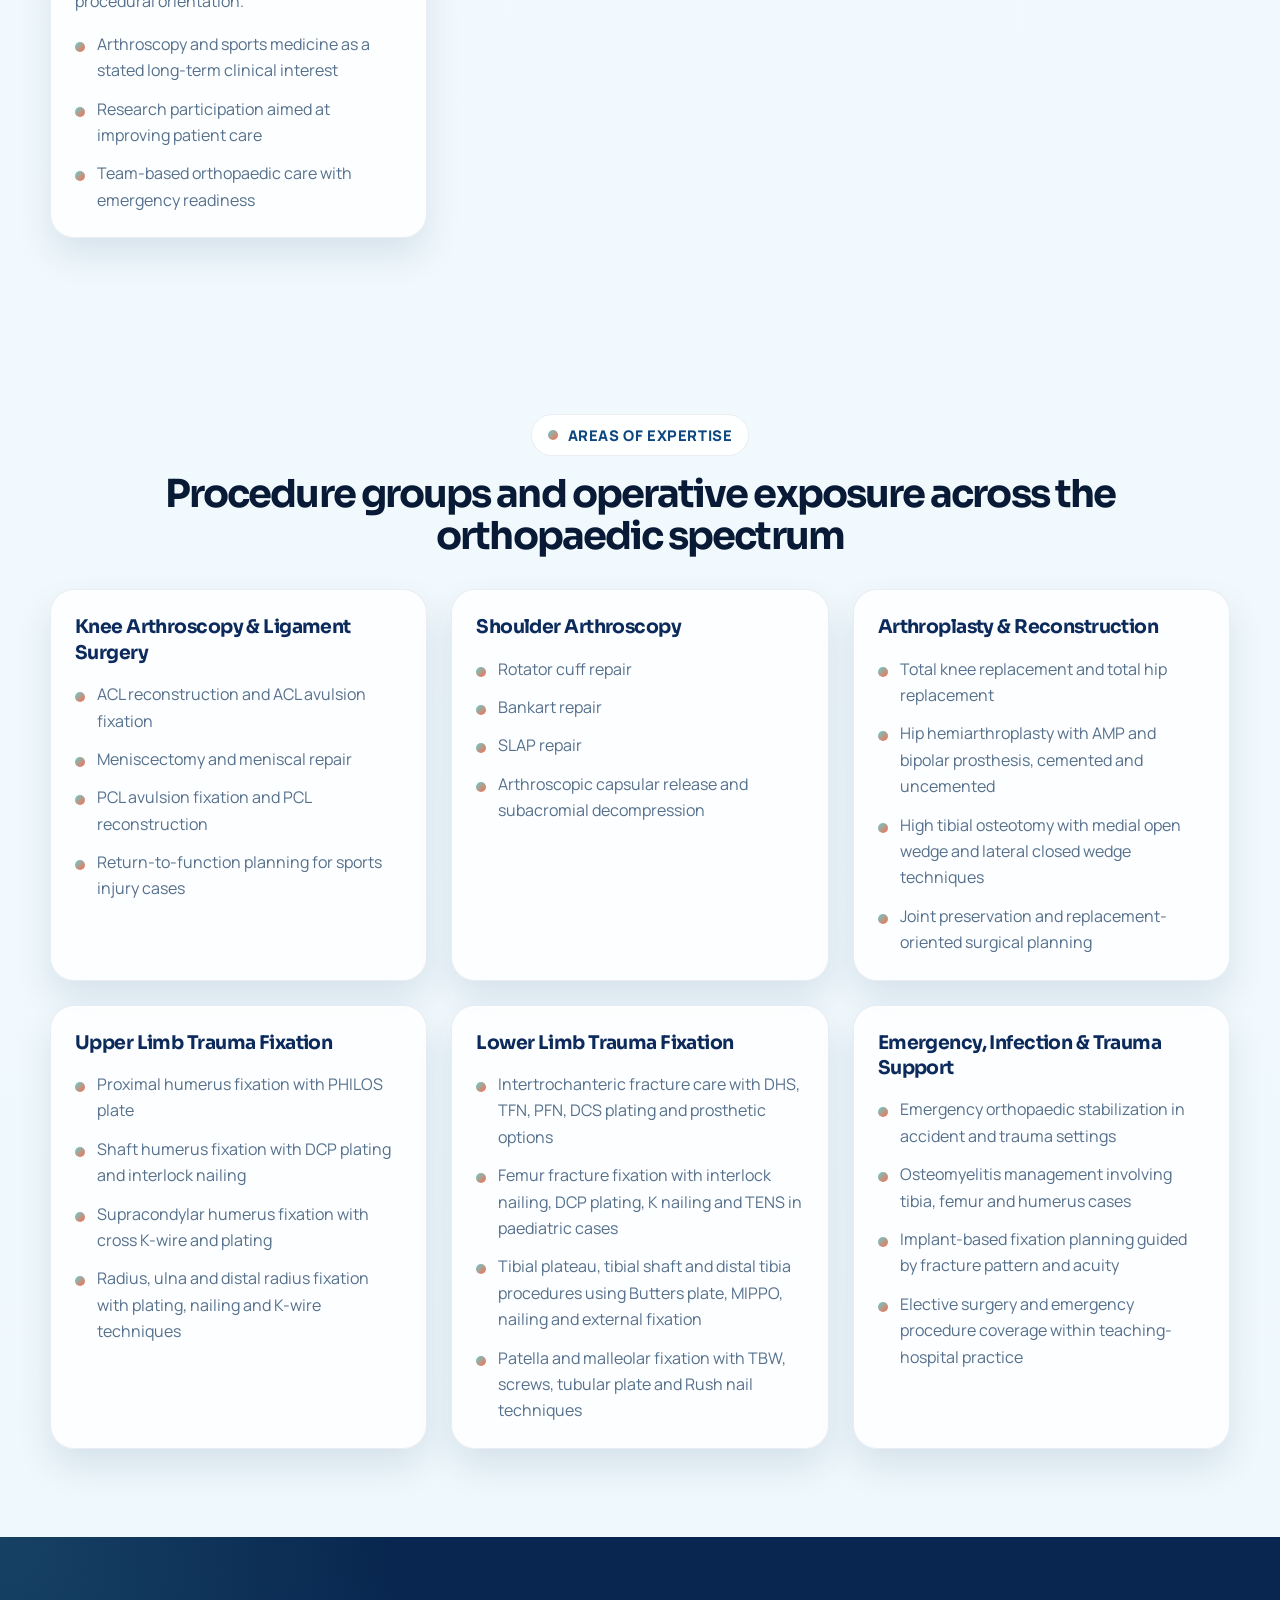
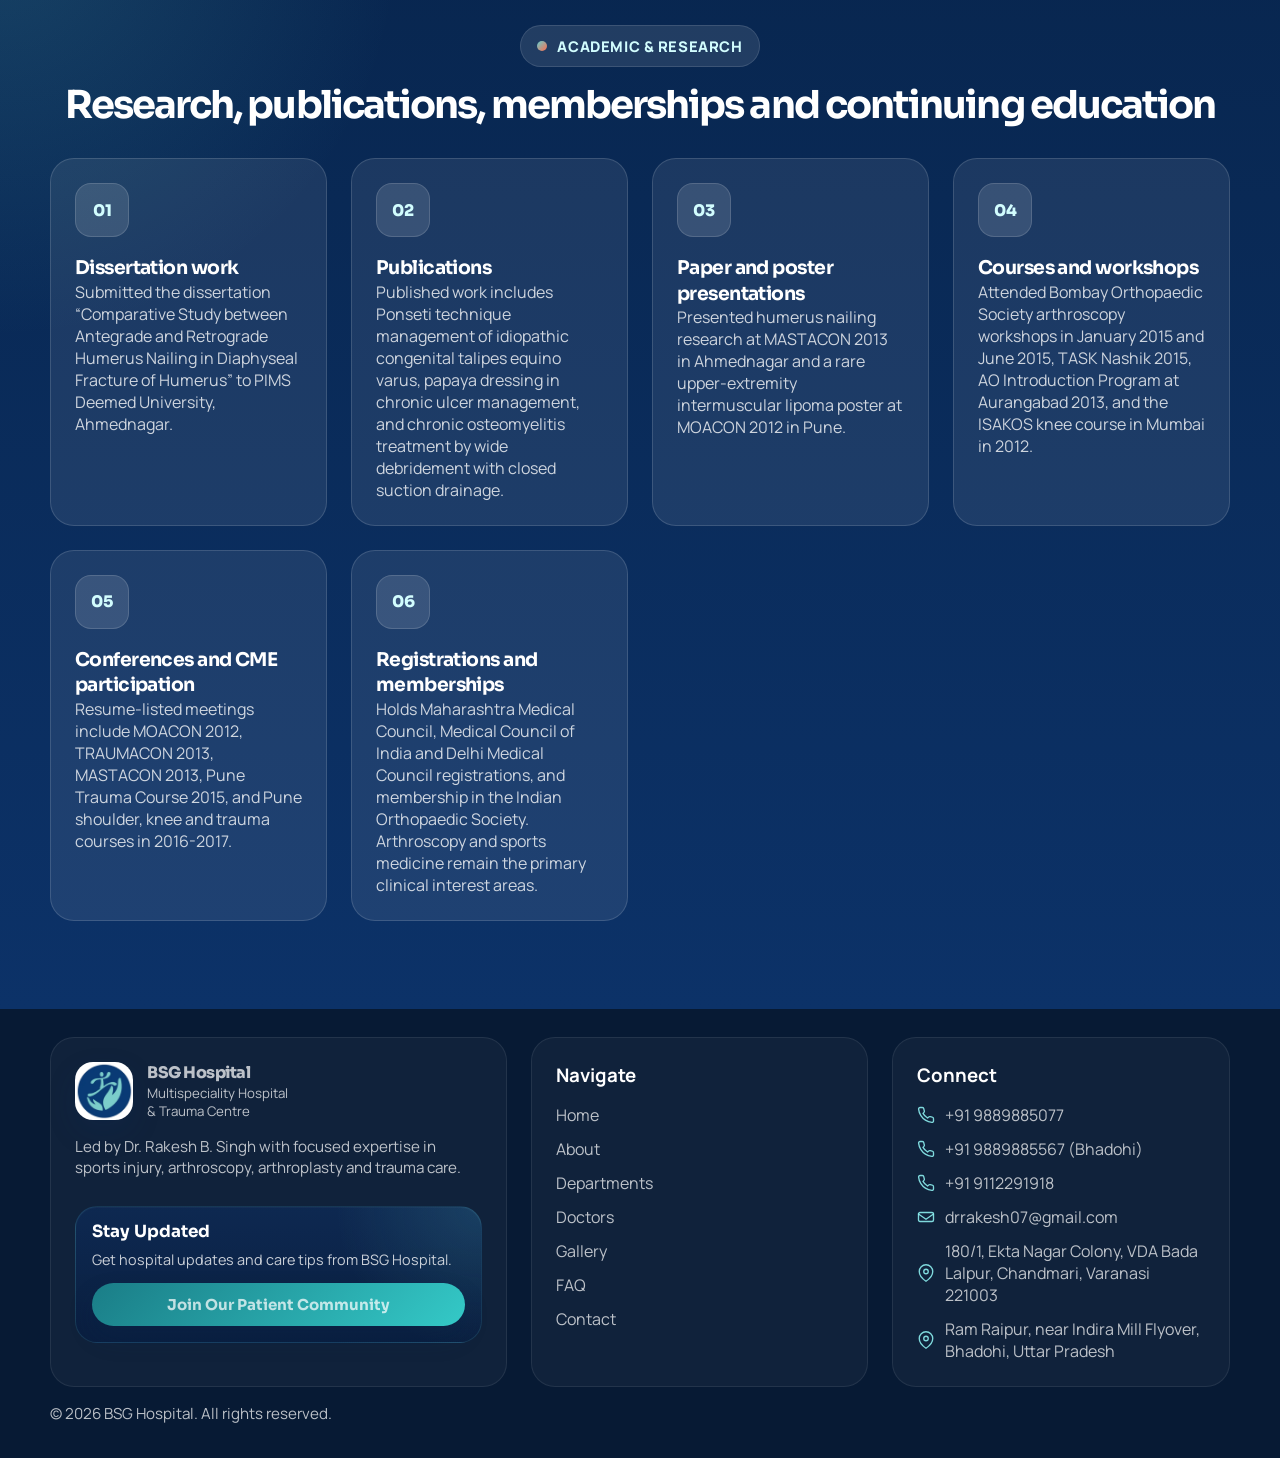
<file: doctor-jyoti-mary.html>
<!DOCTYPE html>
<html lang="en">
<head>
  <meta charset="UTF-8">
  <meta name="viewport" content="width=device-width, initial-scale=1.0">
  <script>(function(d){d.classList.add('js');try{if(localStorage.getItem('bsg-lang')==='hi'){d.classList.add('i18n-pending');var l=document.createElement('link');l.rel='preload';l.as='script';l.href='assets/js/i18n-hi.js?v=20261016';document.head.appendChild(l);setTimeout(function(){d.classList.remove('i18n-pending')},2500)}}catch(e){}})(document.documentElement)</script>
  <meta name="description" content="Profile of Dr. Rakesh B. Singh, MS Orthopaedics, with fellowships in arthroscopy, joint replacement and sports injury.">
  <title>Dr. Rakesh B. Singh | BSG Hospital</title>
  <link rel="icon" href="assets/img/bsg-local/favicon-64.png" type="image/png">
  <link rel="preconnect" href="https://fonts.googleapis.com">
  <link rel="preconnect" href="https://fonts.gstatic.com" crossorigin>
  <link rel="stylesheet" href="assets/css/main.css?v=20261016">
  <link rel="stylesheet" href="https://fonts.googleapis.com/css2?family=Manrope:wght@400..800&amp;family=Noto+Sans+Devanagari:wght@400..800&amp;family=Sora:wght@400..800&amp;display=swap" media="print" onload="this.media='all'">
  <noscript><link rel="stylesheet" href="https://fonts.googleapis.com/css2?family=Manrope:wght@400..800&amp;family=Noto+Sans+Devanagari:wght@400..800&amp;family=Sora:wght@400..800&amp;display=swap"></noscript>
  <script src="assets/js/i18n.js?v=20261016" defer></script>
  <script src="assets/js/main.js?v=20261016" defer></script>
</head>
<body class="site-body" data-page="doctor">
  <header class="site-header">
    <div class="container nav-wrap">
      <a class="brand" href="index.html">
        <img class="brand-mark" src="assets/img/bsg-local/brand-mark.webp" alt="BSG Hospital logo" width="256" height="256" decoding="async">
        <span class="brand-copy">
          <strong>BSG Hospital</strong>
          <span>Multispeciality Hospital<br>&amp; Trauma Centre</span>
        </span>
      </a>
      <button class="nav-toggle" type="button" aria-label="Toggle navigation" aria-expanded="false" data-nav-toggle>
        <i class="fa-solid fa-bars"></i>
      </button>
      <nav class="site-nav" id="siteNav" aria-label="Main navigation">
        <a href="index.html">Home</a>
        <a href="about.html">About</a>
        <a href="services.html">Departments</a>
        <a class="active" href="doctors.html">Doctors</a>
        <a href="Gallery.html">Gallery</a>
        <a href="faq.html">FAQ</a>
        <a href="contact.html">Contact</a>
      </nav>

      <div class="lang-switch" role="group" aria-label="Language">
        <button type="button" data-lang="en" aria-pressed="true"><span class="lang-full">English</span><span class="lang-short">EN</span></button>
        <button type="button" data-lang="hi" aria-pressed="false" lang="hi"><span class="lang-full">हिंदी</span><span class="lang-short">हिं</span></button>
      </div>
      <div class="nav-actions">
        <a class="btn btn-ghost" href="https://drrakeshbs.exlyapp.com/d0840bde-e72e-41d0-b3d3-5908b804f4e7" target="_blank" rel="noopener noreferrer">Schedule Consultation</a>
      </div>
    </div>
  </header>

  <main>
    <section class="page-hero">
      <div class="container split-grid">
        <div class="reveal">
          <span class="page-kicker">Doctor Profile</span>
          <h1 class="page-title">Dr. Rakesh B. Singh</h1>
          <p class="section-copy" style="margin-top:18px;">MBBS, FMGE, DNB-CET and MS (Orthopaedics). Dr. Singh completed advanced training in arthroscopy, joint replacement and sports injury through fellowship work in South Korea and Singapore, along with focused observerships in Mumbai and Coimbatore. His professional profile combines trauma care, arthroscopy, arthroplasty, teaching-hospital experience and a sustained interest in sports medicine.</p>
          <div class="badge-row" style="margin-top:24px;">
            <span class="badge">MBBS</span>
            <span class="badge">MS Orthopaedics</span>
            <span class="badge">DNB-CET</span>
            <span class="badge">Arthroscopy</span>
            <span class="badge">Joint Replacement</span>
            <span class="badge">Sports Injury</span>
          </div>
        </div>
        <div class="split-media-stack reveal">
          <img class="primary doctor-portrait-image" src="assets/img/bsg-local/dr-rakesh-full.webp" alt="Dr. Rakesh B. Singh full portrait" width="1000" height="1400" decoding="async" fetchpriority="high">
        </div>
      </div>
    </section>

    <section class="section">
      <div class="container">
        <div class="metrics-grid">
          <article class="metric-card reveal">
            <strong>2007</strong>
            <span>MBBS from Sechenov Moscow Medical Academy, followed by FMGE qualification in September 2007.</span>
          </article>
          <article class="metric-card reveal">
            <strong>2009</strong>
            <span>DNB-CET qualification completed through the National Board of Education, New Delhi, in June 2009.</span>
          </article>
          <article class="metric-card reveal">
            <strong>2014</strong>
            <span>MS Orthopaedics from Pravara Institute of Medical Sciences with Grade A.</span>
          </article>
          <article class="metric-card reveal">
            <strong>2016-2017</strong>
            <span>Advanced arthroscopy, joint replacement and sports injury training across South Korea, Singapore, Mumbai and Coimbatore.</span>
          </article>
        </div>
      </div>
    </section>

    <section class="section section-alt">
      <div class="container">
        <div class="section-heading centered reveal">
          <span class="eyebrow">Qualifications &amp; Training</span>
          <h2 class="section-title">Academic qualifications and advanced training that shaped the practice</h2>
          <p class="section-copy">The resume reflects a steady path from core medical qualification to orthopaedic specialization, arthroscopy-focused exposure and international fellowship training.</p>
        </div>
        <div class="timeline-grid">
          <article class="timeline-item reveal">
            <span class="year">2017</span>
            <h3>Observership with Dr. David Rajan</h3>
            <p class="section-copy">Completed a fifteen-day observership at Ortho-One Specialty Hospital, Coimbatore, to deepen exposure to focused orthopaedic specialty practice.</p>
          </article>
          <article class="timeline-item reveal">
            <span class="year">Sep-Nov 2016</span>
            <h3>International Fellowship in Arthroscopy &amp; Joint Replacement</h3>
            <p class="section-copy">Completed an international fellowship at Himchan Hospital, South Korea, with focused training in arthroscopy and joint replacement.</p>
          </article>
          <article class="timeline-item reveal">
            <span class="year">Feb 2016</span>
            <h3>Short-Term Fellowship in Sports Injury</h3>
            <p class="section-copy">Completed a one-month sports injury fellowship at Singapore General Hospital, strengthening focused sports medicine exposure.</p>
          </article>
          <article class="timeline-item reveal">
            <span class="year">Dec 2015</span>
            <h3>Observership with Dr. Abhay Narvekar</h3>
            <p class="section-copy">Completed a one-month observership in knee and shoulder arthroscopy with Dr. Abhay Narvekar at Hinduja Hospital and Global Hospital, Mumbai.</p>
          </article>
          <article class="timeline-item reveal">
            <span class="year">2014</span>
            <h3>MS Orthopaedics</h3>
            <p class="section-copy">Received MS Orthopaedics from Pravara Institute of Medical Sciences, Loni, in June 2014 with Grade A.</p>
          </article>
          <article class="timeline-item reveal">
            <span class="year">2007-2009</span>
            <h3>Core Medical Qualification Pathway</h3>
            <p class="section-copy">Completed MBBS at Sechenov Moscow Medical Academy, qualified FMGE in September 2007 and cleared DNB-CET in June 2009.</p>
          </article>
        </div>
      </div>
    </section>

    <section class="section">
      <div class="container">
        <div class="section-heading centered reveal">
          <span class="eyebrow">Professional Experience</span>
          <h2 class="section-title">Clinical and academic roles held across hospital, teaching and trauma settings</h2>
        </div>
        <div class="cards">
          <article class="card reveal">
            <h3>Consultant Orthopaedic</h3>
            <p>Worked as consultant orthopaedic at HLG Multispecialty Pvt. Ltd. Hospital, Asansol, West Bengal.</p>
          </article>
          <article class="card reveal">
            <h3>Assistant Professor, Rural Medical College</h3>
            <p>Served from July 14, 2014 to March 13, 2017, combining academic responsibility with operative orthopaedic work.</p>
            <ul>
              <li>Managed emergency accident and trauma cases</li>
              <li>Performed emergency orthopaedic procedures and elective surgeries</li>
              <li>Handled knee and hip arthroplasties</li>
              <li>Performed knee and shoulder arthroscopy</li>
            </ul>
          </article>
          <article class="card reveal">
            <h3>Orthopaedic Residency and Emergency Care</h3>
            <p>Built core orthopaedic and trauma experience through training roles before consultant-level practice.</p>
            <ul>
              <li>Resident in Orthopaedics, Rural Medical College, Loni, from 2011 to 2014</li>
              <li>Junior resident in casualty at AIIMS, Delhi, for five months</li>
              <li>Internship at B.J. Medical College, Pune, from December 2007 to January 2009</li>
            </ul>
          </article>
          <article class="card reveal">
            <h3>Practice Focus</h3>
            <p>The resume consistently centers on trauma surgery, arthroscopy, arthroplasty and sports medicine with a strong academic and procedural orientation.</p>
            <ul>
              <li>Arthroscopy and sports medicine as a stated long-term clinical interest</li>
              <li>Research participation aimed at improving patient care</li>
              <li>Team-based orthopaedic care with emergency readiness</li>
            </ul>
          </article>
        </div>
      </div>
    </section>

    <section class="section">
      <div class="container">
        <div class="section-heading centered reveal">
          <span class="eyebrow">Areas of Expertise</span>
          <h2 class="section-title">Procedure groups and operative exposure across the orthopaedic spectrum</h2>
        </div>
        <div class="cards">
          <article class="card reveal">
            <h3>Knee Arthroscopy &amp; Ligament Surgery</h3>
            <ul>
              <li>ACL reconstruction and ACL avulsion fixation</li>
              <li>Meniscectomy and meniscal repair</li>
              <li>PCL avulsion fixation and PCL reconstruction</li>
              <li>Return-to-function planning for sports injury cases</li>
            </ul>
          </article>
          <article class="card reveal">
            <h3>Shoulder Arthroscopy</h3>
            <ul>
              <li>Rotator cuff repair</li>
              <li>Bankart repair</li>
              <li>SLAP repair</li>
              <li>Arthroscopic capsular release and subacromial decompression</li>
            </ul>
          </article>
          <article class="card reveal">
            <h3>Arthroplasty &amp; Reconstruction</h3>
            <ul>
              <li>Total knee replacement and total hip replacement</li>
              <li>Hip hemiarthroplasty with AMP and bipolar prosthesis, cemented and uncemented</li>
              <li>High tibial osteotomy with medial open wedge and lateral closed wedge techniques</li>
              <li>Joint preservation and replacement-oriented surgical planning</li>
            </ul>
          </article>
          <article class="card reveal">
            <h3>Upper Limb Trauma Fixation</h3>
            <ul>
              <li>Proximal humerus fixation with PHILOS plate</li>
              <li>Shaft humerus fixation with DCP plating and interlock nailing</li>
              <li>Supracondylar humerus fixation with cross K-wire and plating</li>
              <li>Radius, ulna and distal radius fixation with plating, nailing and K-wire techniques</li>
            </ul>
          </article>
          <article class="card reveal">
            <h3>Lower Limb Trauma Fixation</h3>
            <ul>
              <li>Intertrochanteric fracture care with DHS, TFN, PFN, DCS plating and prosthetic options</li>
              <li>Femur fracture fixation with interlock nailing, DCP plating, K nailing and TENS in paediatric cases</li>
              <li>Tibial plateau, tibial shaft and distal tibia procedures using Butters plate, MIPPO, nailing and external fixation</li>
              <li>Patella and malleolar fixation with TBW, screws, tubular plate and Rush nail techniques</li>
            </ul>
          </article>
          <article class="card reveal">
            <h3>Emergency, Infection &amp; Trauma Support</h3>
            <ul>
              <li>Emergency orthopaedic stabilization in accident and trauma settings</li>
              <li>Osteomyelitis management involving tibia, femur and humerus cases</li>
              <li>Implant-based fixation planning guided by fracture pattern and acuity</li>
              <li>Elective surgery and emergency procedure coverage within teaching-hospital practice</li>
            </ul>
          </article>
        </div>
      </div>
    </section>

    <section class="section section-dark">
      <div class="container">
        <div class="section-heading centered reveal">
          <span class="eyebrow">Academic &amp; Research</span>
          <h2 class="section-title">Research, publications, memberships and continuing education</h2>
        </div>
        <div class="process-grid">
          <article class="process-card reveal">
            <span class="process-index">01</span>
            <h3>Dissertation work</h3>
            <p>Submitted the dissertation “Comparative Study between Antegrade and Retrograde Humerus Nailing in Diaphyseal Fracture of Humerus” to PIMS Deemed University, Ahmednagar.</p>
          </article>
          <article class="process-card reveal">
            <span class="process-index">02</span>
            <h3>Publications</h3>
            <p>Published work includes Ponseti technique management of idiopathic congenital talipes equino varus, papaya dressing in chronic ulcer management, and chronic osteomyelitis treatment by wide debridement with closed suction drainage.</p>
          </article>
          <article class="process-card reveal">
            <span class="process-index">03</span>
            <h3>Paper and poster presentations</h3>
            <p>Presented humerus nailing research at MASTACON 2013 in Ahmednagar and a rare upper-extremity intermuscular lipoma poster at MOACON 2012 in Pune.</p>
          </article>
          <article class="process-card reveal">
            <span class="process-index">04</span>
            <h3>Courses and workshops</h3>
            <p>Attended Bombay Orthopaedic Society arthroscopy workshops in January 2015 and June 2015, TASK Nashik 2015, AO Introduction Program at Aurangabad 2013, and the ISAKOS knee course in Mumbai in 2012.</p>
          </article>
          <article class="process-card reveal">
            <span class="process-index">05</span>
            <h3>Conferences and CME participation</h3>
            <p>Resume-listed meetings include MOACON 2012, TRAUMACON 2013, MASTACON 2013, Pune Trauma Course 2015, and Pune shoulder, knee and trauma courses in 2016-2017.</p>
          </article>
          <article class="process-card reveal">
            <span class="process-index">06</span>
            <h3>Registrations and memberships</h3>
            <p>Holds Maharashtra Medical Council, Medical Council of India and Delhi Medical Council registrations, and membership in the Indian Orthopaedic Society. Arthroscopy and sports medicine remain the primary clinical interest areas.</p>
          </article>
        </div>
      </div>
    </section>
  </main>

  <footer class="footer">
    <div class="container footer-grid">
      <div class="footer-card">
        <a class="brand" href="index.html">
          <img class="brand-mark" src="assets/img/bsg-local/brand-mark.webp" alt="BSG Hospital logo" width="256" height="256" loading="lazy" decoding="async">
          <span class="brand-copy">
            <strong>BSG Hospital</strong>
            <span>Multispeciality Hospital<br>&amp; Trauma Centre</span>
          </span>
        </a>
        <p class="footer-note">Led by Dr. Rakesh B. Singh with focused expertise in sports injury, arthroscopy, arthroplasty and trauma care.</p>
        <div class="footer-mini-cta">
          <h3 class="footer-mini-cta-title">Stay Updated</h3>
          <p class="footer-mini-cta-text">Get hospital updates and care tips from BSG Hospital.</p>
          <a class="footer-mini-cta-button" href="contact.html">Join Our Patient Community</a>
        </div>
      </div>
      <div class="footer-card">
        <h3>Navigate</h3>
        <div class="footer-links">
          <a href="index.html">Home</a>
          <a href="about.html">About</a>
          <a href="services.html">Departments</a>
          <a href="doctors.html">Doctors</a>
          <a href="Gallery.html">Gallery</a>
          <a href="faq.html">FAQ</a>
          <a href="contact.html">Contact</a>
        </div>
      </div>
      <div class="footer-card">
        <h3>Connect</h3>
        <div class="footer-links">
          <a class="footer-icon-link" href="tel:+919889885077"><span class="footer-link-icon" aria-hidden="true"><svg viewBox="0 0 24 24" fill="none"><path d="M22 16.92v3a2 2 0 0 1-2.18 2 19.8 19.8 0 0 1-8.63-3.07 19.5 19.5 0 0 1-6-6A19.8 19.8 0 0 1 2.12 4.18 2 2 0 0 1 4.11 2h3a2 2 0 0 1 2 1.72c.12.9.33 1.78.63 2.61a2 2 0 0 1-.45 2.11L8 9.91a16 16 0 0 0 6.09 6.09l1.47-1.29a2 2 0 0 1 2.11-.45c.83.3 1.71.51 2.61.63A2 2 0 0 1 22 16.92Z" stroke-width="1.8" stroke-linecap="round" stroke-linejoin="round"/></svg></span><span>+91 9889885077</span></a>
          <a class="footer-icon-link" href="tel:+919889885567"><span class="footer-link-icon" aria-hidden="true"><svg viewBox="0 0 24 24" fill="none"><path d="M22 16.92v3a2 2 0 0 1-2.18 2 19.8 19.8 0 0 1-8.63-3.07 19.5 19.5 0 0 1-6-6A19.8 19.8 0 0 1 2.12 4.18 2 2 0 0 1 4.11 2h3a2 2 0 0 1 2 1.72c.12.9.33 1.78.63 2.61a2 2 0 0 1-.45 2.11L8 9.91a16 16 0 0 0 6.09 6.09l1.47-1.29a2 2 0 0 1 2.11-.45c.83.3 1.71.51 2.61.63A2 2 0 0 1 22 16.92Z" stroke-width="1.8" stroke-linecap="round" stroke-linejoin="round"/></svg></span><span>+91 9889885567 (Bhadohi)</span></a>
          <a class="footer-icon-link" href="tel:+919112291918"><span class="footer-link-icon" aria-hidden="true"><svg viewBox="0 0 24 24" fill="none"><path d="M22 16.92v3a2 2 0 0 1-2.18 2 19.8 19.8 0 0 1-8.63-3.07 19.5 19.5 0 0 1-6-6A19.8 19.8 0 0 1 2.12 4.18 2 2 0 0 1 4.11 2h3a2 2 0 0 1 2 1.72c.12.9.33 1.78.63 2.61a2 2 0 0 1-.45 2.11L8 9.91a16 16 0 0 0 6.09 6.09l1.47-1.29a2 2 0 0 1 2.11-.45c.83.3 1.71.51 2.61.63A2 2 0 0 1 22 16.92Z" stroke-width="1.8" stroke-linecap="round" stroke-linejoin="round"/></svg></span><span>+91 9112291918</span></a>
          <a class="footer-icon-link" href="mailto:drrakesh07@gmail.com"><span class="footer-link-icon" aria-hidden="true"><svg viewBox="0 0 24 24" fill="none"><path d="M4 6h16a2 2 0 0 1 2 2v8a2 2 0 0 1-2 2H4a2 2 0 0 1-2-2V8a2 2 0 0 1 2-2Z" stroke-width="1.8" stroke-linecap="round" stroke-linejoin="round"/><path d="m22 8-10 7L2 8" stroke-width="1.8" stroke-linecap="round" stroke-linejoin="round"/></svg></span><span>drrakesh07@gmail.com</span></a>
          <a class="footer-icon-link" href="https://www.google.com/maps/search/?api=1&amp;query=BSG+Hospital,+180%2F1+Ekta+Nagar+Colony,+Bada+Lalpur,+Chandmari,+Varanasi+221003" target="_blank" rel="noopener"><span class="footer-link-icon" aria-hidden="true"><svg viewBox="0 0 24 24" fill="none"><path d="M21 10c0 7-9 13-9 13S3 17 3 10a9 9 0 1 1 18 0Z" stroke-width="1.8" stroke-linecap="round" stroke-linejoin="round"/><circle cx="12" cy="10" r="3" stroke-width="1.8"/></svg></span><span>180/1, Ekta Nagar Colony, VDA Bada Lalpur, Chandmari, Varanasi 221003</span></a>
          <a class="footer-icon-link" href="https://www.google.com/maps/search/?api=1&amp;query=BSG+Hospital,+Bhadohi+Nagar+Palika,+Uttar+Pradesh" target="_blank" rel="noopener"><span class="footer-link-icon" aria-hidden="true"><svg viewBox="0 0 24 24" fill="none"><path d="M21 10c0 7-9 13-9 13S3 17 3 10a9 9 0 1 1 18 0Z" stroke-width="1.8" stroke-linecap="round" stroke-linejoin="round"/><circle cx="12" cy="10" r="3" stroke-width="1.8"/></svg></span><span>Ram Raipur, near Indira Mill Flyover, Bhadohi, Uttar Pradesh</span></a>
        </div>
      </div>
    </div>
    <div class="container">
      <p class="footer-note">© <span data-year></span> BSG Hospital. All rights reserved.</p>
    </div>
  </footer>
  <dialog class="welcome-popup" aria-labelledby="welcomePopupTitle" data-welcome-popup>
    <div class="welcome-popup-panel">
      <div class="welcome-popup-top">
        <span class="welcome-popup-badge"><i class="fa-solid fa-clock"></i>Open 24×7</span>
        <div class="lang-switch" role="group" aria-label="Language">
          <button type="button" data-lang="en" aria-pressed="true"><span class="lang-full">English</span><span class="lang-short">EN</span></button>
          <button type="button" data-lang="hi" aria-pressed="false" lang="hi"><span class="lang-full">हिंदी</span><span class="lang-short">हिं</span></button>
        </div>
        <button class="welcome-popup-close" type="button" aria-label="Close" data-welcome-close autofocus><i class="fa-solid fa-xmark"></i></button>
      </div>
      <h2 class="welcome-popup-title" id="welcomePopupTitle">How can we help you?</h2>
      <p class="welcome-popup-copy">Call BSG Hospital any time, day or night.</p>
      <a class="welcome-popup-number" href="tel:+919889885077">
        <i class="fa-solid fa-phone-volume"></i>
        <span class="welcome-popup-digits">9889885077</span>
        <span class="welcome-popup-hours">24×7</span>
      </a>
      <p class="welcome-popup-alt">Bhadohi centre: <a href="tel:+919889885567">9889885567</a></p>
      <div class="welcome-popup-options">
        <a class="welcome-popup-option" href="tel:+919889885077">
          <i class="fa-solid fa-calendar-check"></i>
          <strong>For Appointment</strong>
          <span>Book a consultation with our specialists</span>
        </a>
        <a class="welcome-popup-option" href="tel:+919889885077">
          <i class="fa-solid fa-headset"></i>
          <strong>For Any Enquiry</strong>
          <span>Treatment, reports, directions or emergencies</span>
        </a>
      </div>
      <button class="welcome-popup-skip" type="button" data-welcome-close>Continue to website</button>
    </div>
  </dialog>
</body>
</html>
</file>
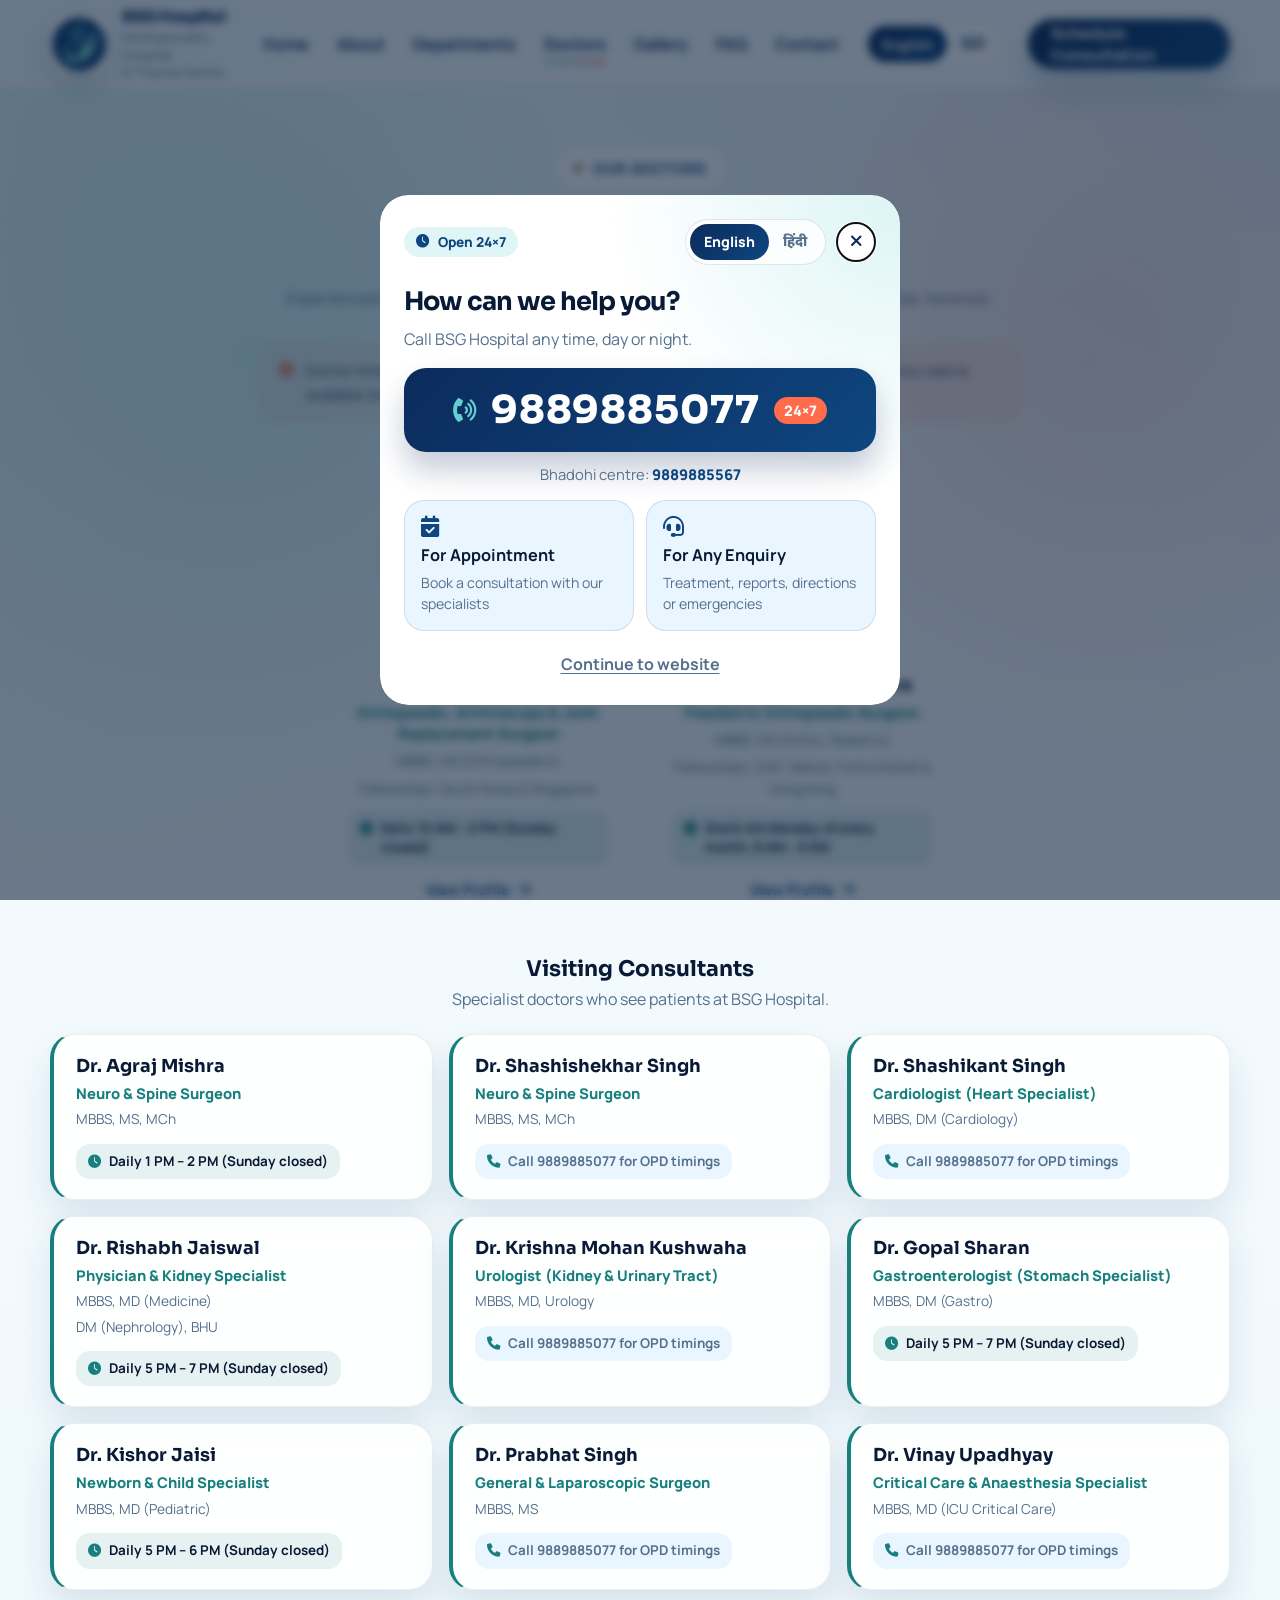
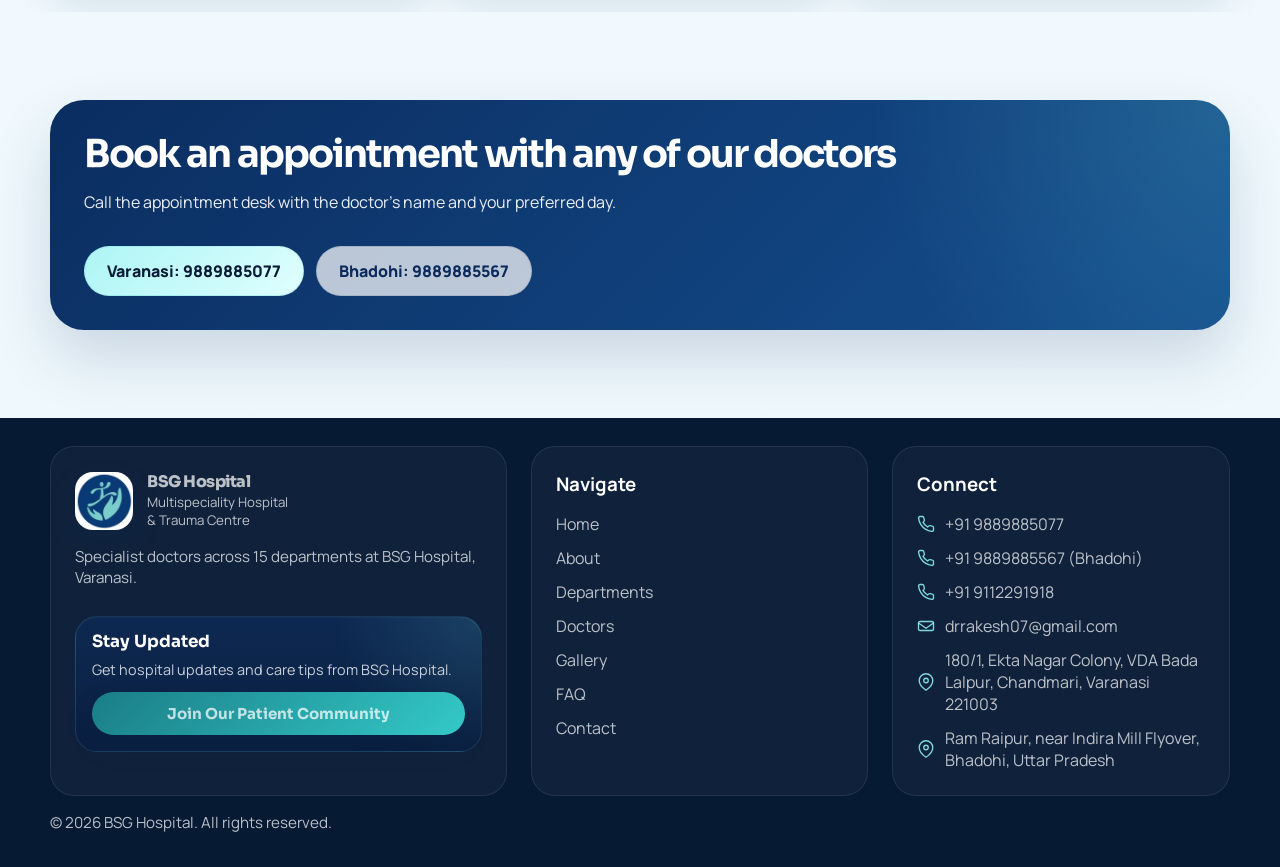
<file: doctors.html>
<!DOCTYPE html>
<html lang="en">
<head>
  <meta charset="UTF-8">
  <meta name="viewport" content="width=device-width, initial-scale=1.0">
  <script>(function(d){d.classList.add('js');try{if(localStorage.getItem('bsg-lang')==='hi'){d.classList.add('i18n-pending');var l=document.createElement('link');l.rel='preload';l.as='script';l.href='assets/js/i18n-hi.js?v=20261016';document.head.appendChild(l);setTimeout(function(){d.classList.remove('i18n-pending')},2500)}}catch(e){}})(document.documentElement)</script>
  <meta name="description" content="Doctors at BSG Hospital, Varanasi, with qualifications and OPD timings: orthopedics, neurosurgery, cardiology, nephrology, urology, gastroenterology, paediatrics, surgery and critical care.">
  <title>Our Doctors | BSG Hospital</title>
  <link rel="icon" href="assets/img/bsg-local/favicon-64.png" type="image/png">
  <link rel="preconnect" href="https://fonts.googleapis.com">
  <link rel="preconnect" href="https://fonts.gstatic.com" crossorigin>
  <link rel="stylesheet" href="assets/css/main.css?v=20261016">
  <link rel="stylesheet" href="https://fonts.googleapis.com/css2?family=Manrope:wght@400..800&amp;family=Noto+Sans+Devanagari:wght@400..800&amp;family=Sora:wght@400..800&amp;display=swap" media="print" onload="this.media='all'">
  <noscript><link rel="stylesheet" href="https://fonts.googleapis.com/css2?family=Manrope:wght@400..800&amp;family=Noto+Sans+Devanagari:wght@400..800&amp;family=Sora:wght@400..800&amp;display=swap"></noscript>
  <script src="assets/js/i18n.js?v=20261016" defer></script>
  <script src="assets/js/main.js?v=20261016" defer></script>
</head>
<body class="site-body" data-page="doctor">
  <header class="site-header">
    <div class="container nav-wrap">
      <a class="brand" href="index.html">
        <img class="brand-mark" src="assets/img/bsg-local/brand-mark.webp" alt="BSG Hospital logo" width="256" height="256" decoding="async">
        <span class="brand-copy">
          <strong>BSG Hospital</strong>
          <span>Multispeciality Hospital<br>&amp; Trauma Centre</span>
        </span>
      </a>
      <button class="nav-toggle" type="button" aria-label="Toggle navigation" aria-expanded="false" data-nav-toggle>
        <i class="fa-solid fa-bars"></i>
      </button>
      <nav class="site-nav" id="siteNav" aria-label="Main navigation">
        <a href="index.html">Home</a>
        <a href="about.html">About</a>
        <a href="services.html">Departments</a>
        <a class="active" href="doctors.html">Doctors</a>
        <a href="Gallery.html">Gallery</a>
        <a href="faq.html">FAQ</a>
        <a href="contact.html">Contact</a>
      </nav>

      <div class="lang-switch" role="group" aria-label="Language">
        <button type="button" data-lang="en" aria-pressed="true"><span class="lang-full">English</span><span class="lang-short">EN</span></button>
        <button type="button" data-lang="hi" aria-pressed="false" lang="hi"><span class="lang-full">हिंदी</span><span class="lang-short">हिं</span></button>
      </div>
      <div class="nav-actions">
        <a class="btn btn-ghost" href="https://drrakeshbs.exlyapp.com/d0840bde-e72e-41d0-b3d3-5908b804f4e7" target="_blank" rel="noopener noreferrer">Schedule Consultation</a>
      </div>
    </div>
  </header>

  <main>
    <section class="page-hero">
      <div class="container">
        <div class="section-heading centered reveal">
          <span class="page-kicker">Our Doctors</span>
          <h1 class="page-title">Meet our <span class="title-accent">specialists</span></h1>
          <p class="section-copy" style="margin-top:18px;">Experienced consultants across 15 specialities. OPD timings below are for BSG Hospital, Varanasi.</p>
        </div>
        <p class="note-banner reveal"><i class="fa-solid fa-circle-info"></i><span>Doctor timings can change. Please call 9889885077 to confirm before you visit. Emergency care is available 24×7.</span></p>
        <div class="specialist-grid">
          <article class="specialist-card reveal">
            <a class="specialist-photo" href="doctor-jyoti-mary.html"><img src="assets/img/bsg-local/dr-rakesh-portrait.webp" alt="Dr. Rakesh B. Singh" loading="lazy" width="700" height="980" decoding="async" fetchpriority="high"></a>
            <h3 class="specialist-name">Dr. Rakesh B. Singh</h3>
            <span class="specialist-role">Orthopaedic, Arthroscopy &amp; Joint Replacement Surgeon</span>
            <span class="specialist-meta">MBBS, MS (Orthopaedics)</span>
            <span class="specialist-meta">Fellowships: South Korea &amp; Singapore</span>
            <span class="specialist-timing"><i class="fa-solid fa-clock"></i><span>Daily 10 AM – 2 PM (Sunday closed)</span></span>
            <a class="specialist-link" href="doctor-jyoti-mary.html">View Profile <i class="fa-solid fa-arrow-right"></i></a>
          </article>
          <article class="specialist-card reveal">
            <a class="specialist-photo" href="doctor-arun-hulsure.html"><img src="assets/img/bsg-local/dr-arun-hulsure.webp" alt="Dr. Arun Kumar Hulsure" loading="lazy" width="517" height="546" decoding="async"></a>
            <h3 class="specialist-name">Dr. Arun Kumar Hulsure</h3>
            <span class="specialist-role">Paediatric Orthopaedic Surgeon</span>
            <span class="specialist-meta">MBBS, MS (Ortho, Pediatric)</span>
            <span class="specialist-meta">Fellowships: CMC Vellore, Fortis Mohali &amp; Hong Kong</span>
            <span class="specialist-timing"><i class="fa-solid fa-clock"></i><span>2nd &amp; 4th Monday of every month, 8 AM – 9 AM</span></span>
            <a class="specialist-link" href="doctor-arun-hulsure.html">View Profile <i class="fa-solid fa-arrow-right"></i></a>
          </article>
        </div>
        <div class="consultant-heading reveal">
          <h3>Visiting Consultants</h3>
          <p>Specialist doctors who see patients at BSG Hospital.</p>
        </div>
        <div class="consultant-grid">
          <article class="consultant-card reveal">
            <h3 class="specialist-name">Dr. Agraj Mishra</h3>
            <span class="specialist-role">Neuro &amp; Spine Surgeon</span>
            <span class="specialist-meta">MBBS, MS, MCh</span>
            <span class="specialist-timing"><i class="fa-solid fa-clock"></i><span>Daily 1 PM – 2 PM (Sunday closed)</span></span>
          </article>
          <article class="consultant-card reveal">
            <h3 class="specialist-name">Dr. Shashishekhar Singh</h3>
            <span class="specialist-role">Neuro &amp; Spine Surgeon</span>
            <span class="specialist-meta">MBBS, MS, MCh</span>
            <span class="specialist-timing is-call"><i class="fa-solid fa-phone"></i><span>Call 9889885077 for OPD timings</span></span>
          </article>
          <article class="consultant-card reveal">
            <h3 class="specialist-name">Dr. Shashikant Singh</h3>
            <span class="specialist-role">Cardiologist (Heart Specialist)</span>
            <span class="specialist-meta">MBBS, DM (Cardiology)</span>
            <span class="specialist-timing is-call"><i class="fa-solid fa-phone"></i><span>Call 9889885077 for OPD timings</span></span>
          </article>
          <article class="consultant-card reveal">
            <h3 class="specialist-name">Dr. Rishabh Jaiswal</h3>
            <span class="specialist-role">Physician &amp; Kidney Specialist</span>
            <span class="specialist-meta">MBBS, MD (Medicine)</span>
            <span class="specialist-meta">DM (Nephrology), BHU</span>
            <span class="specialist-timing"><i class="fa-solid fa-clock"></i><span>Daily 5 PM – 7 PM (Sunday closed)</span></span>
          </article>
          <article class="consultant-card reveal">
            <h3 class="specialist-name">Dr. Krishna Mohan Kushwaha</h3>
            <span class="specialist-role">Urologist (Kidney &amp; Urinary Tract)</span>
            <span class="specialist-meta">MBBS, MD, Urology</span>
            <span class="specialist-timing is-call"><i class="fa-solid fa-phone"></i><span>Call 9889885077 for OPD timings</span></span>
          </article>
          <article class="consultant-card reveal">
            <h3 class="specialist-name">Dr. Gopal Sharan</h3>
            <span class="specialist-role">Gastroenterologist (Stomach Specialist)</span>
            <span class="specialist-meta">MBBS, DM (Gastro)</span>
            <span class="specialist-timing"><i class="fa-solid fa-clock"></i><span>Daily 5 PM – 7 PM (Sunday closed)</span></span>
          </article>
          <article class="consultant-card reveal">
            <h3 class="specialist-name">Dr. Kishor Jaisi</h3>
            <span class="specialist-role">Newborn &amp; Child Specialist</span>
            <span class="specialist-meta">MBBS, MD (Pediatric)</span>
            <span class="specialist-timing"><i class="fa-solid fa-clock"></i><span>Daily 5 PM – 6 PM (Sunday closed)</span></span>
          </article>
          <article class="consultant-card reveal">
            <h3 class="specialist-name">Dr. Prabhat Singh</h3>
            <span class="specialist-role">General &amp; Laparoscopic Surgeon</span>
            <span class="specialist-meta">MBBS, MS</span>
            <span class="specialist-timing is-call"><i class="fa-solid fa-phone"></i><span>Call 9889885077 for OPD timings</span></span>
          </article>
          <article class="consultant-card reveal">
            <h3 class="specialist-name">Dr. Vinay Upadhyay</h3>
            <span class="specialist-role">Critical Care &amp; Anaesthesia Specialist</span>
            <span class="specialist-meta">MBBS, MD (ICU Critical Care)</span>
            <span class="specialist-timing is-call"><i class="fa-solid fa-phone"></i><span>Call 9889885077 for OPD timings</span></span>
          </article>
        </div>
      </div>
    </section>

    <section class="section">
      <div class="container">
        <div class="cta-band reveal">
          <h2 class="cta-title">Book an appointment with any of our doctors</h2>
          <p>Call the appointment desk with the doctor's name and your preferred day.</p>
          <div class="hero-actions" style="margin-bottom:0;">
            <a class="btn btn-secondary" href="tel:+919889885077">Varanasi: 9889885077</a>
            <a class="btn btn-ghost" href="tel:+919889885567">Bhadohi: 9889885567</a>
          </div>
        </div>
      </div>
    </section>
  </main>

  <footer class="footer">
    <div class="container footer-grid">
      <div class="footer-card">
        <a class="brand" href="index.html">
          <img class="brand-mark" src="assets/img/bsg-local/brand-mark.webp" alt="BSG Hospital logo" width="256" height="256" loading="lazy" decoding="async">
          <span class="brand-copy">
            <strong>BSG Hospital</strong>
            <span>Multispeciality Hospital<br>&amp; Trauma Centre</span>
          </span>
        </a>
        <p class="footer-note">Specialist doctors across 15 departments at BSG Hospital, Varanasi.</p>
        <div class="footer-mini-cta">
          <h3 class="footer-mini-cta-title">Stay Updated</h3>
          <p class="footer-mini-cta-text">Get hospital updates and care tips from BSG Hospital.</p>
          <a class="footer-mini-cta-button" href="contact.html">Join Our Patient Community</a>
        </div>
      </div>
      <div class="footer-card">
        <h3>Navigate</h3>
        <div class="footer-links">
          <a href="index.html">Home</a>
          <a href="about.html">About</a>
          <a href="services.html">Departments</a>
          <a href="doctors.html">Doctors</a>
          <a href="Gallery.html">Gallery</a>
          <a href="faq.html">FAQ</a>
          <a href="contact.html">Contact</a>
        </div>
      </div>
      <div class="footer-card">
        <h3>Connect</h3>
        <div class="footer-links">
          <a class="footer-icon-link" href="tel:+919889885077"><span class="footer-link-icon" aria-hidden="true"><svg viewBox="0 0 24 24" fill="none"><path d="M22 16.92v3a2 2 0 0 1-2.18 2 19.8 19.8 0 0 1-8.63-3.07 19.5 19.5 0 0 1-6-6A19.8 19.8 0 0 1 2.12 4.18 2 2 0 0 1 4.11 2h3a2 2 0 0 1 2 1.72c.12.9.33 1.78.63 2.61a2 2 0 0 1-.45 2.11L8 9.91a16 16 0 0 0 6.09 6.09l1.47-1.29a2 2 0 0 1 2.11-.45c.83.3 1.71.51 2.61.63A2 2 0 0 1 22 16.92Z" stroke-width="1.8" stroke-linecap="round" stroke-linejoin="round"/></svg></span><span>+91 9889885077</span></a>
          <a class="footer-icon-link" href="tel:+919889885567"><span class="footer-link-icon" aria-hidden="true"><svg viewBox="0 0 24 24" fill="none"><path d="M22 16.92v3a2 2 0 0 1-2.18 2 19.8 19.8 0 0 1-8.63-3.07 19.5 19.5 0 0 1-6-6A19.8 19.8 0 0 1 2.12 4.18 2 2 0 0 1 4.11 2h3a2 2 0 0 1 2 1.72c.12.9.33 1.78.63 2.61a2 2 0 0 1-.45 2.11L8 9.91a16 16 0 0 0 6.09 6.09l1.47-1.29a2 2 0 0 1 2.11-.45c.83.3 1.71.51 2.61.63A2 2 0 0 1 22 16.92Z" stroke-width="1.8" stroke-linecap="round" stroke-linejoin="round"/></svg></span><span>+91 9889885567 (Bhadohi)</span></a>
          <a class="footer-icon-link" href="tel:+919112291918"><span class="footer-link-icon" aria-hidden="true"><svg viewBox="0 0 24 24" fill="none"><path d="M22 16.92v3a2 2 0 0 1-2.18 2 19.8 19.8 0 0 1-8.63-3.07 19.5 19.5 0 0 1-6-6A19.8 19.8 0 0 1 2.12 4.18 2 2 0 0 1 4.11 2h3a2 2 0 0 1 2 1.72c.12.9.33 1.78.63 2.61a2 2 0 0 1-.45 2.11L8 9.91a16 16 0 0 0 6.09 6.09l1.47-1.29a2 2 0 0 1 2.11-.45c.83.3 1.71.51 2.61.63A2 2 0 0 1 22 16.92Z" stroke-width="1.8" stroke-linecap="round" stroke-linejoin="round"/></svg></span><span>+91 9112291918</span></a>
          <a class="footer-icon-link" href="mailto:drrakesh07@gmail.com"><span class="footer-link-icon" aria-hidden="true"><svg viewBox="0 0 24 24" fill="none"><path d="M4 6h16a2 2 0 0 1 2 2v8a2 2 0 0 1-2 2H4a2 2 0 0 1-2-2V8a2 2 0 0 1 2-2Z" stroke-width="1.8" stroke-linecap="round" stroke-linejoin="round"/><path d="m22 8-10 7L2 8" stroke-width="1.8" stroke-linecap="round" stroke-linejoin="round"/></svg></span><span>drrakesh07@gmail.com</span></a>
          <a class="footer-icon-link" href="https://www.google.com/maps/search/?api=1&amp;query=BSG+Hospital,+180%2F1+Ekta+Nagar+Colony,+Bada+Lalpur,+Chandmari,+Varanasi+221003" target="_blank" rel="noopener"><span class="footer-link-icon" aria-hidden="true"><svg viewBox="0 0 24 24" fill="none"><path d="M21 10c0 7-9 13-9 13S3 17 3 10a9 9 0 1 1 18 0Z" stroke-width="1.8" stroke-linecap="round" stroke-linejoin="round"/><circle cx="12" cy="10" r="3" stroke-width="1.8"/></svg></span><span>180/1, Ekta Nagar Colony, VDA Bada Lalpur, Chandmari, Varanasi 221003</span></a>
          <a class="footer-icon-link" href="https://www.google.com/maps/search/?api=1&amp;query=BSG+Hospital,+Bhadohi+Nagar+Palika,+Uttar+Pradesh" target="_blank" rel="noopener"><span class="footer-link-icon" aria-hidden="true"><svg viewBox="0 0 24 24" fill="none"><path d="M21 10c0 7-9 13-9 13S3 17 3 10a9 9 0 1 1 18 0Z" stroke-width="1.8" stroke-linecap="round" stroke-linejoin="round"/><circle cx="12" cy="10" r="3" stroke-width="1.8"/></svg></span><span>Ram Raipur, near Indira Mill Flyover, Bhadohi, Uttar Pradesh</span></a>
        </div>
      </div>
    </div>
    <div class="container">
      <p class="footer-note">© <span data-year></span> BSG Hospital. All rights reserved.</p>
    </div>
  </footer>
  <dialog class="welcome-popup" aria-labelledby="welcomePopupTitle" data-welcome-popup>
    <div class="welcome-popup-panel">
      <div class="welcome-popup-top">
        <span class="welcome-popup-badge"><i class="fa-solid fa-clock"></i>Open 24×7</span>
        <div class="lang-switch" role="group" aria-label="Language">
          <button type="button" data-lang="en" aria-pressed="true"><span class="lang-full">English</span><span class="lang-short">EN</span></button>
          <button type="button" data-lang="hi" aria-pressed="false" lang="hi"><span class="lang-full">हिंदी</span><span class="lang-short">हिं</span></button>
        </div>
        <button class="welcome-popup-close" type="button" aria-label="Close" data-welcome-close autofocus><i class="fa-solid fa-xmark"></i></button>
      </div>
      <h2 class="welcome-popup-title" id="welcomePopupTitle">How can we help you?</h2>
      <p class="welcome-popup-copy">Call BSG Hospital any time, day or night.</p>
      <a class="welcome-popup-number" href="tel:+919889885077">
        <i class="fa-solid fa-phone-volume"></i>
        <span class="welcome-popup-digits">9889885077</span>
        <span class="welcome-popup-hours">24×7</span>
      </a>
      <p class="welcome-popup-alt">Bhadohi centre: <a href="tel:+919889885567">9889885567</a></p>
      <div class="welcome-popup-options">
        <a class="welcome-popup-option" href="tel:+919889885077">
          <i class="fa-solid fa-calendar-check"></i>
          <strong>For Appointment</strong>
          <span>Book a consultation with our specialists</span>
        </a>
        <a class="welcome-popup-option" href="tel:+919889885077">
          <i class="fa-solid fa-headset"></i>
          <strong>For Any Enquiry</strong>
          <span>Treatment, reports, directions or emergencies</span>
        </a>
      </div>
      <button class="welcome-popup-skip" type="button" data-welcome-close>Continue to website</button>
    </div>
  </dialog>
</body>
</html>
</file>
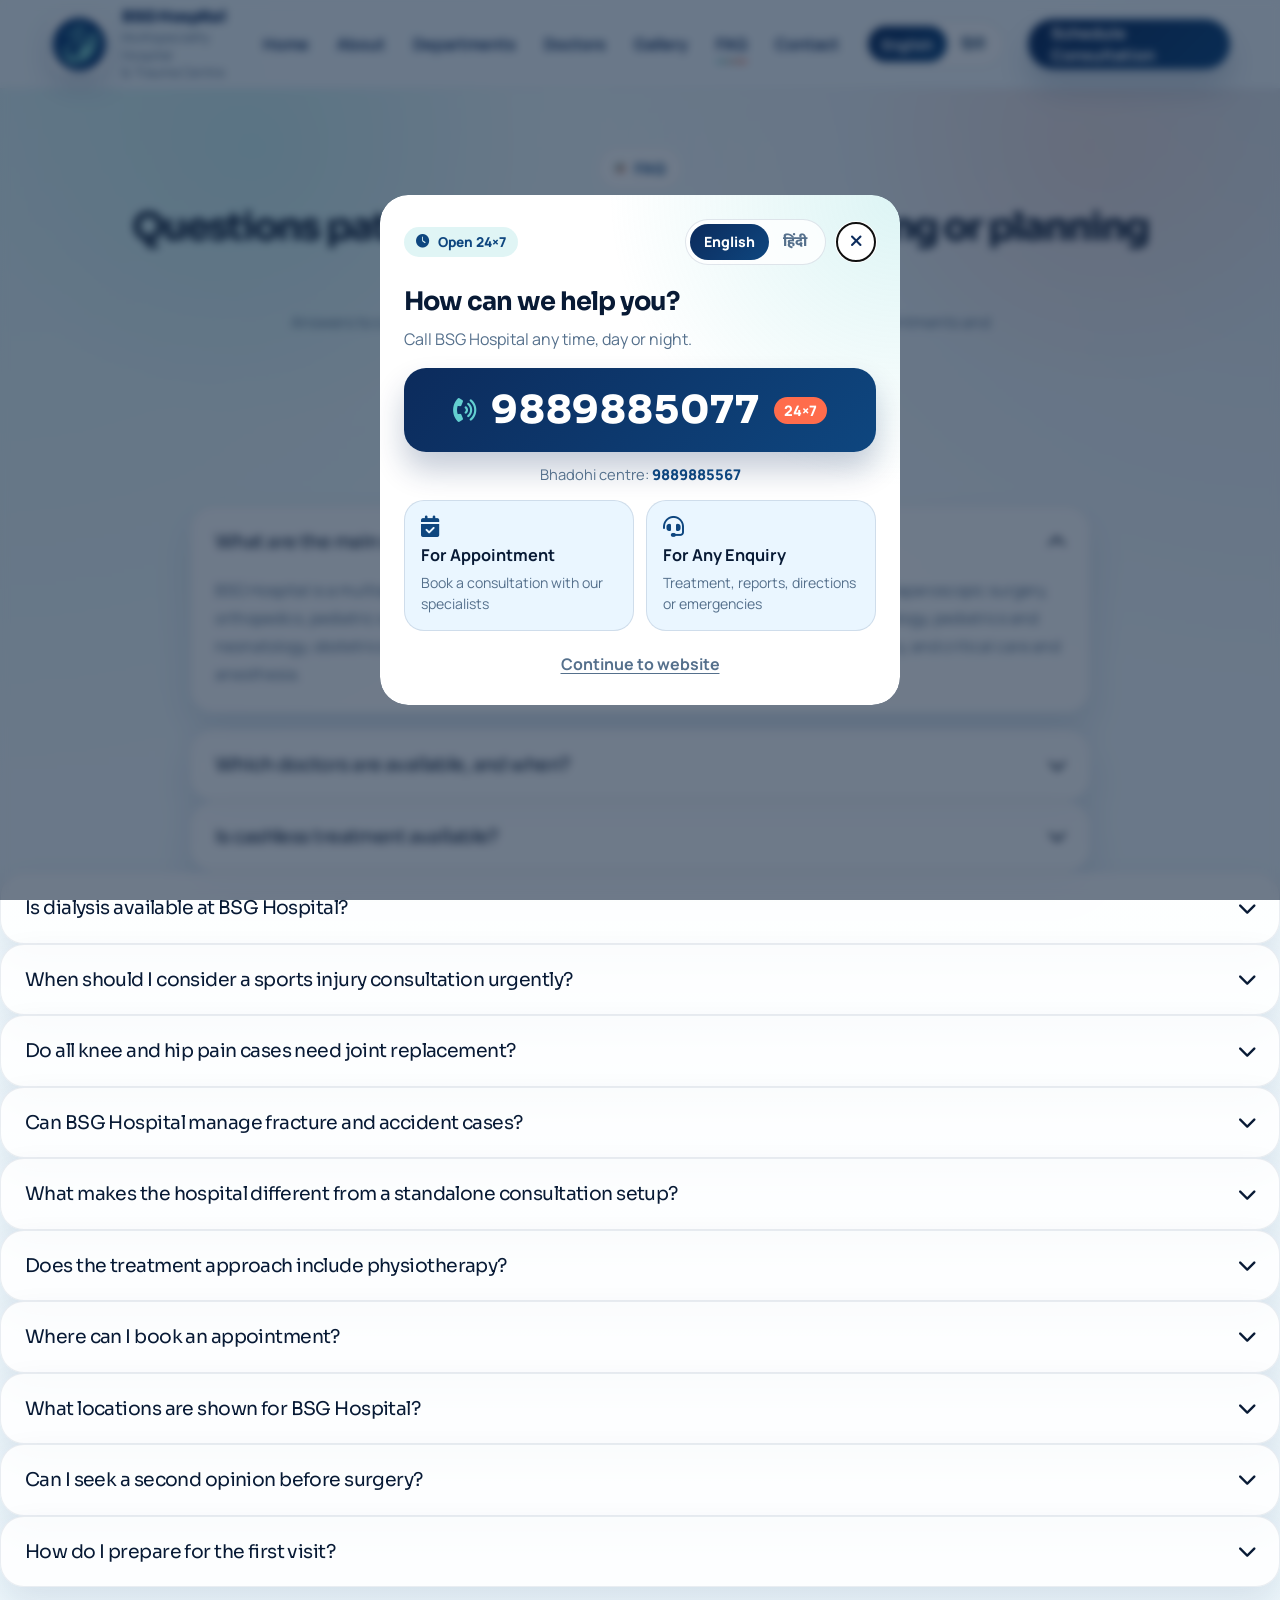
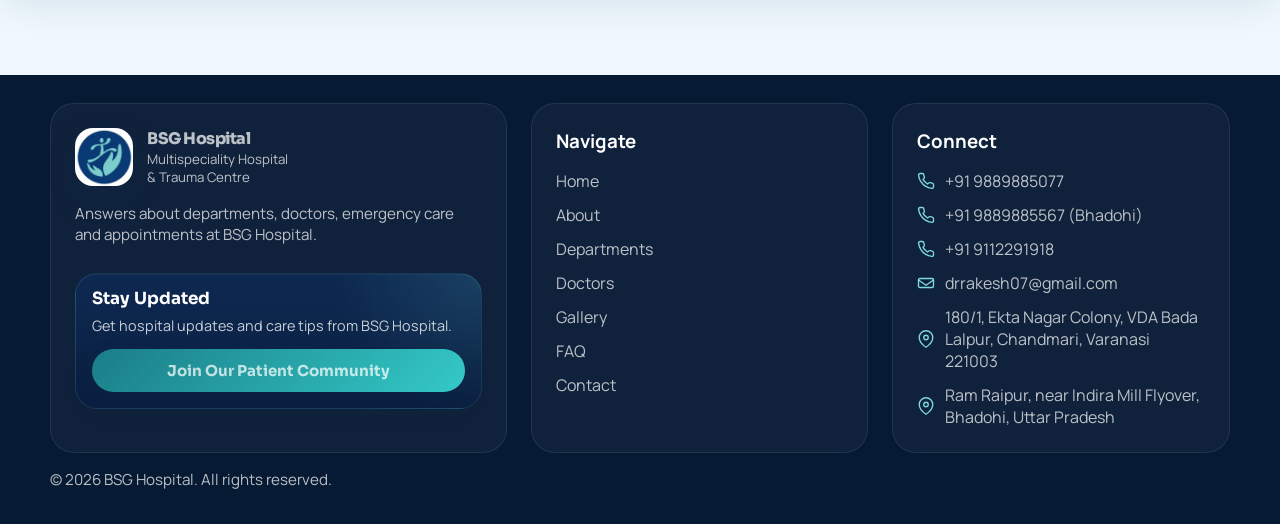
<file: faq.html>
<!DOCTYPE html>
<html lang="en">
<head>
  <meta charset="UTF-8">
  <meta name="viewport" content="width=device-width, initial-scale=1.0">
  <script>(function(d){d.classList.add('js');try{if(localStorage.getItem('bsg-lang')==='hi'){d.classList.add('i18n-pending');var l=document.createElement('link');l.rel='preload';l.as='script';l.href='assets/js/i18n-hi.js?v=20261016';document.head.appendChild(l);setTimeout(function(){d.classList.remove('i18n-pending')},2500)}}catch(e){}})(document.documentElement)</script>
  <meta name="description" content="Frequently asked questions about departments, doctors, emergency care, cashless treatment, appointments and facilities at BSG Hospital, Varanasi.">
  <title>FAQ | BSG Hospital</title>
  <link rel="icon" href="assets/img/bsg-local/favicon-64.png" type="image/png">
  <link rel="preconnect" href="https://fonts.googleapis.com">
  <link rel="preconnect" href="https://fonts.gstatic.com" crossorigin>
  <link rel="stylesheet" href="assets/css/main.css?v=20261016">
  <link rel="stylesheet" href="https://fonts.googleapis.com/css2?family=Manrope:wght@400..800&amp;family=Noto+Sans+Devanagari:wght@400..800&amp;family=Sora:wght@400..800&amp;display=swap" media="print" onload="this.media='all'">
  <noscript><link rel="stylesheet" href="https://fonts.googleapis.com/css2?family=Manrope:wght@400..800&amp;family=Noto+Sans+Devanagari:wght@400..800&amp;family=Sora:wght@400..800&amp;display=swap"></noscript>
  <script src="assets/js/i18n.js?v=20261016" defer></script>
  <script src="assets/js/main.js?v=20261016" defer></script>
</head>
<body class="site-body" data-page="faq">
  <header class="site-header">
    <div class="container nav-wrap">
      <a class="brand" href="index.html">
        <img class="brand-mark" src="assets/img/bsg-local/brand-mark.webp" alt="BSG Hospital logo" width="256" height="256" decoding="async">
        <span class="brand-copy">
          <strong>BSG Hospital</strong>
          <span>Multispeciality Hospital<br>&amp; Trauma Centre</span>
        </span>
      </a>
      <button class="nav-toggle" type="button" aria-label="Toggle navigation" aria-expanded="false" data-nav-toggle>
        <i class="fa-solid fa-bars"></i>
      </button>
      <nav class="site-nav" id="siteNav" aria-label="Main navigation">
        <a href="index.html">Home</a>
        <a href="about.html">About</a>
        <a href="services.html">Departments</a>
        <a href="doctors.html">Doctors</a>
        <a href="Gallery.html">Gallery</a>
        <a class="active" href="faq.html">FAQ</a>
        <a href="contact.html">Contact</a>
      </nav>

      <div class="lang-switch" role="group" aria-label="Language">
        <button type="button" data-lang="en" aria-pressed="true"><span class="lang-full">English</span><span class="lang-short">EN</span></button>
        <button type="button" data-lang="hi" aria-pressed="false" lang="hi"><span class="lang-full">हिंदी</span><span class="lang-short">हिं</span></button>
      </div>
      <div class="nav-actions">
        <a class="btn btn-ghost" href="https://drrakeshbs.exlyapp.com/d0840bde-e72e-41d0-b3d3-5908b804f4e7" target="_blank" rel="noopener noreferrer">Schedule Consultation</a>
      </div>
    </div>
  </header>

  <main>
    <section class="page-hero">
      <div class="container">
        <div class="section-heading centered reveal">
          <span class="page-kicker">FAQ</span>
          <h1 class="page-title">Questions patients often ask before booking or planning treatment</h1>
          <p class="section-copy">Answers to common questions about departments, doctors, emergency care, appointments and facilities at BSG Hospital.</p>
        </div>
      </div>
    </section>

    <section class="section">
      <div class="container" style="max-width:900px;">
        <div class="faq-list">
          <article class="faq-item reveal open">
            <button class="faq-question" type="button" aria-expanded="true">What are the main specialties at BSG Hospital? <i class="fa-solid fa-chevron-down"></i></button>
            <div class="faq-answer">BSG Hospital is a multispeciality hospital with 15 departments: general medicine, general and laparoscopic surgery, orthopedics, pediatric orthopedics, neurosurgery, neurology, urology, cardiology, gastroenterology, pediatrics and neonatology, obstetrics and gynecology, pulmonology, psychiatry, plastic and cosmetic surgery, and critical care and anesthesia.</div>
          </article>
          <article class="faq-item reveal">
            <button class="faq-question" type="button" aria-expanded="false">Which doctors are available, and when? <i class="fa-solid fa-chevron-down"></i></button>
            <div class="faq-answer">The Doctors page lists every specialist with their qualifications and OPD timings. Timings can change, so please call 9889885077 to confirm before you visit.</div>
          </div>
          <article class="faq-item reveal">
            <button class="faq-question" type="button" aria-expanded="false">Is cashless treatment available? <i class="fa-solid fa-chevron-down"></i></button>
            <div class="faq-answer">Yes. Cashless treatment is available. Call the hospital to check whether your insurance or scheme is accepted.</div>
          </div>
          <article class="faq-item reveal">
            <button class="faq-question" type="button" aria-expanded="false">Is dialysis available at BSG Hospital? <i class="fa-solid fa-chevron-down"></i></button>
            <div class="faq-answer">Yes. The hospital has a dialysis facility, along with a kidney specialist (nephrologist) and a urologist.</div>
          </article>
          <article class="faq-item reveal">
            <button class="faq-question" type="button" aria-expanded="false">When should I consider a sports injury consultation urgently? <i class="fa-solid fa-chevron-down"></i></button>
            <div class="faq-answer">If you have swelling, instability, inability to bear weight, locking, major pain after trauma or suspected ligament injury, it is better to seek orthopedic review early rather than delay.</div>
          </article>
          <article class="faq-item reveal">
            <button class="faq-question" type="button" aria-expanded="false">Do all knee and hip pain cases need joint replacement? <i class="fa-solid fa-chevron-down"></i></button>
            <div class="faq-answer">No. Replacement is only one option. The goal of consultation is to determine whether medication, physiotherapy, injections, arthroscopy or arthroplasty is the most sensible next step.</div>
          </article>
          <article class="faq-item reveal">
            <button class="faq-question" type="button" aria-expanded="false">Can BSG Hospital manage fracture and accident cases? <i class="fa-solid fa-chevron-down"></i></button>
            <div class="faq-answer">Yes. BSG Hospital is a trauma centre with 24×7 emergency care, a modular operation theatre with C-Arm, and an advanced ICU with ventilator support. For emergencies, call 9889885077 or 9112291918.</div>
          </article>
          <article class="faq-item reveal">
            <button class="faq-question" type="button" aria-expanded="false">What makes the hospital different from a standalone consultation setup? <i class="fa-solid fa-chevron-down"></i></button>
            <div class="faq-answer">Specialists, operation theatres, ICU, lab, X-ray, dialysis and physiotherapy are all in the same hospital, so patients get faster decisions and do not need to be shifted elsewhere.</div>
          </article>
          <article class="faq-item reveal">
            <button class="faq-question" type="button" aria-expanded="false">Does the treatment approach include physiotherapy? <i class="fa-solid fa-chevron-down"></i></button>
            <div class="faq-answer">Yes. Rehabilitation is part of the positioning of the hospital and should be viewed as an essential component of recovery, not an optional afterthought.</div>
          </article>
          <article class="faq-item reveal">
            <button class="faq-question" type="button" aria-expanded="false">Where can I book an appointment? <i class="fa-solid fa-chevron-down"></i></button>
            <div class="faq-answer">Call +91 9889885077 for the Varanasi centre or +91 9889885567 for the Bhadohi centre. You can also reach +91 9112291918. The contact page also summarizes the Varanasi and Bhadohi Nagar Palika hospital locations.</div>
          </article>
          <article class="faq-item reveal">
            <button class="faq-question" type="button" aria-expanded="false">What locations are shown for BSG Hospital? <i class="fa-solid fa-chevron-down"></i></button>
            <div class="faq-answer">BSG Hospital has centres in Varanasi and Bhadohi Nagar Palika, Uttar Pradesh. Varanasi OPD runs Monday to Saturday, 9 AM to 2 PM (free OPD on Wednesday). Bhadohi OPD runs Monday to Friday, 4 PM to 7 PM (free OPD on Friday). Emergency care is available 24×7 at both.</div>
          </article>
          <article class="faq-item reveal">
            <button class="faq-question" type="button" aria-expanded="false">Can I seek a second opinion before surgery? <i class="fa-solid fa-chevron-down"></i></button>
            <div class="faq-answer">Yes. BSG Hospital is appropriate for patients who want clarity before proceeding with arthroscopy, fracture fixation or joint replacement.</div>
          </article>
          <article class="faq-item reveal">
            <button class="faq-question" type="button" aria-expanded="false">How do I prepare for the first visit? <i class="fa-solid fa-chevron-down"></i></button>
            <div class="faq-answer">Carry previous prescriptions, imaging, blood reports if available, and a short note of how the problem started, how long it has lasted and what activities now feel limited.</div>
          </article>
        </div>
      </div>
    </section>
  </main>

  <footer class="footer">
    <div class="container footer-grid">
      <div class="footer-card">
        <a class="brand" href="index.html">
          <img class="brand-mark" src="assets/img/bsg-local/brand-mark.webp" alt="BSG Hospital logo" width="256" height="256" loading="lazy" decoding="async">
          <span class="brand-copy">
            <strong>BSG Hospital</strong>
            <span>Multispeciality Hospital<br>&amp; Trauma Centre</span>
          </span>
        </a>
        <p class="footer-note">Answers about departments, doctors, emergency care and appointments at BSG Hospital.</p>
        <div class="footer-mini-cta">
          <h3 class="footer-mini-cta-title">Stay Updated</h3>
          <p class="footer-mini-cta-text">Get hospital updates and care tips from BSG Hospital.</p>
          <a class="footer-mini-cta-button" href="contact.html">Join Our Patient Community</a>
        </div>
      </div>
      <div class="footer-card">
        <h3>Navigate</h3>
        <div class="footer-links">
          <a href="index.html">Home</a>
          <a href="about.html">About</a>
          <a href="services.html">Departments</a>
          <a href="doctors.html">Doctors</a>
          <a href="Gallery.html">Gallery</a>
          <a href="faq.html">FAQ</a>
          <a href="contact.html">Contact</a>
        </div>
      </div>
      <div class="footer-card">
        <h3>Connect</h3>
        <div class="footer-links">
          <a class="footer-icon-link" href="tel:+919889885077"><span class="footer-link-icon" aria-hidden="true"><svg viewBox="0 0 24 24" fill="none"><path d="M22 16.92v3a2 2 0 0 1-2.18 2 19.8 19.8 0 0 1-8.63-3.07 19.5 19.5 0 0 1-6-6A19.8 19.8 0 0 1 2.12 4.18 2 2 0 0 1 4.11 2h3a2 2 0 0 1 2 1.72c.12.9.33 1.78.63 2.61a2 2 0 0 1-.45 2.11L8 9.91a16 16 0 0 0 6.09 6.09l1.47-1.29a2 2 0 0 1 2.11-.45c.83.3 1.71.51 2.61.63A2 2 0 0 1 22 16.92Z" stroke-width="1.8" stroke-linecap="round" stroke-linejoin="round"/></svg></span><span>+91 9889885077</span></a>
          <a class="footer-icon-link" href="tel:+919889885567"><span class="footer-link-icon" aria-hidden="true"><svg viewBox="0 0 24 24" fill="none"><path d="M22 16.92v3a2 2 0 0 1-2.18 2 19.8 19.8 0 0 1-8.63-3.07 19.5 19.5 0 0 1-6-6A19.8 19.8 0 0 1 2.12 4.18 2 2 0 0 1 4.11 2h3a2 2 0 0 1 2 1.72c.12.9.33 1.78.63 2.61a2 2 0 0 1-.45 2.11L8 9.91a16 16 0 0 0 6.09 6.09l1.47-1.29a2 2 0 0 1 2.11-.45c.83.3 1.71.51 2.61.63A2 2 0 0 1 22 16.92Z" stroke-width="1.8" stroke-linecap="round" stroke-linejoin="round"/></svg></span><span>+91 9889885567 (Bhadohi)</span></a>
          <a class="footer-icon-link" href="tel:+919112291918"><span class="footer-link-icon" aria-hidden="true"><svg viewBox="0 0 24 24" fill="none"><path d="M22 16.92v3a2 2 0 0 1-2.18 2 19.8 19.8 0 0 1-8.63-3.07 19.5 19.5 0 0 1-6-6A19.8 19.8 0 0 1 2.12 4.18 2 2 0 0 1 4.11 2h3a2 2 0 0 1 2 1.72c.12.9.33 1.78.63 2.61a2 2 0 0 1-.45 2.11L8 9.91a16 16 0 0 0 6.09 6.09l1.47-1.29a2 2 0 0 1 2.11-.45c.83.3 1.71.51 2.61.63A2 2 0 0 1 22 16.92Z" stroke-width="1.8" stroke-linecap="round" stroke-linejoin="round"/></svg></span><span>+91 9112291918</span></a>
          <a class="footer-icon-link" href="mailto:drrakesh07@gmail.com"><span class="footer-link-icon" aria-hidden="true"><svg viewBox="0 0 24 24" fill="none"><path d="M4 6h16a2 2 0 0 1 2 2v8a2 2 0 0 1-2 2H4a2 2 0 0 1-2-2V8a2 2 0 0 1 2-2Z" stroke-width="1.8" stroke-linecap="round" stroke-linejoin="round"/><path d="m22 8-10 7L2 8" stroke-width="1.8" stroke-linecap="round" stroke-linejoin="round"/></svg></span><span>drrakesh07@gmail.com</span></a>
          <a class="footer-icon-link" href="https://www.google.com/maps/search/?api=1&amp;query=BSG+Hospital,+180%2F1+Ekta+Nagar+Colony,+Bada+Lalpur,+Chandmari,+Varanasi+221003" target="_blank" rel="noopener"><span class="footer-link-icon" aria-hidden="true"><svg viewBox="0 0 24 24" fill="none"><path d="M21 10c0 7-9 13-9 13S3 17 3 10a9 9 0 1 1 18 0Z" stroke-width="1.8" stroke-linecap="round" stroke-linejoin="round"/><circle cx="12" cy="10" r="3" stroke-width="1.8"/></svg></span><span>180/1, Ekta Nagar Colony, VDA Bada Lalpur, Chandmari, Varanasi 221003</span></a>
          <a class="footer-icon-link" href="https://www.google.com/maps/search/?api=1&amp;query=BSG+Hospital,+Bhadohi+Nagar+Palika,+Uttar+Pradesh" target="_blank" rel="noopener"><span class="footer-link-icon" aria-hidden="true"><svg viewBox="0 0 24 24" fill="none"><path d="M21 10c0 7-9 13-9 13S3 17 3 10a9 9 0 1 1 18 0Z" stroke-width="1.8" stroke-linecap="round" stroke-linejoin="round"/><circle cx="12" cy="10" r="3" stroke-width="1.8"/></svg></span><span>Ram Raipur, near Indira Mill Flyover, Bhadohi, Uttar Pradesh</span></a>
        </div>
      </div>
    </div>
    <div class="container">
      <p class="footer-note">© <span data-year></span> BSG Hospital. All rights reserved.</p>
    </div>
  </footer>
  <dialog class="welcome-popup" aria-labelledby="welcomePopupTitle" data-welcome-popup>
    <div class="welcome-popup-panel">
      <div class="welcome-popup-top">
        <span class="welcome-popup-badge"><i class="fa-solid fa-clock"></i>Open 24×7</span>
        <div class="lang-switch" role="group" aria-label="Language">
          <button type="button" data-lang="en" aria-pressed="true"><span class="lang-full">English</span><span class="lang-short">EN</span></button>
          <button type="button" data-lang="hi" aria-pressed="false" lang="hi"><span class="lang-full">हिंदी</span><span class="lang-short">हिं</span></button>
        </div>
        <button class="welcome-popup-close" type="button" aria-label="Close" data-welcome-close autofocus><i class="fa-solid fa-xmark"></i></button>
      </div>
      <h2 class="welcome-popup-title" id="welcomePopupTitle">How can we help you?</h2>
      <p class="welcome-popup-copy">Call BSG Hospital any time, day or night.</p>
      <a class="welcome-popup-number" href="tel:+919889885077">
        <i class="fa-solid fa-phone-volume"></i>
        <span class="welcome-popup-digits">9889885077</span>
        <span class="welcome-popup-hours">24×7</span>
      </a>
      <p class="welcome-popup-alt">Bhadohi centre: <a href="tel:+919889885567">9889885567</a></p>
      <div class="welcome-popup-options">
        <a class="welcome-popup-option" href="tel:+919889885077">
          <i class="fa-solid fa-calendar-check"></i>
          <strong>For Appointment</strong>
          <span>Book a consultation with our specialists</span>
        </a>
        <a class="welcome-popup-option" href="tel:+919889885077">
          <i class="fa-solid fa-headset"></i>
          <strong>For Any Enquiry</strong>
          <span>Treatment, reports, directions or emergencies</span>
        </a>
      </div>
      <button class="welcome-popup-skip" type="button" data-welcome-close>Continue to website</button>
    </div>
  </dialog>
</body>
</html>
</file>
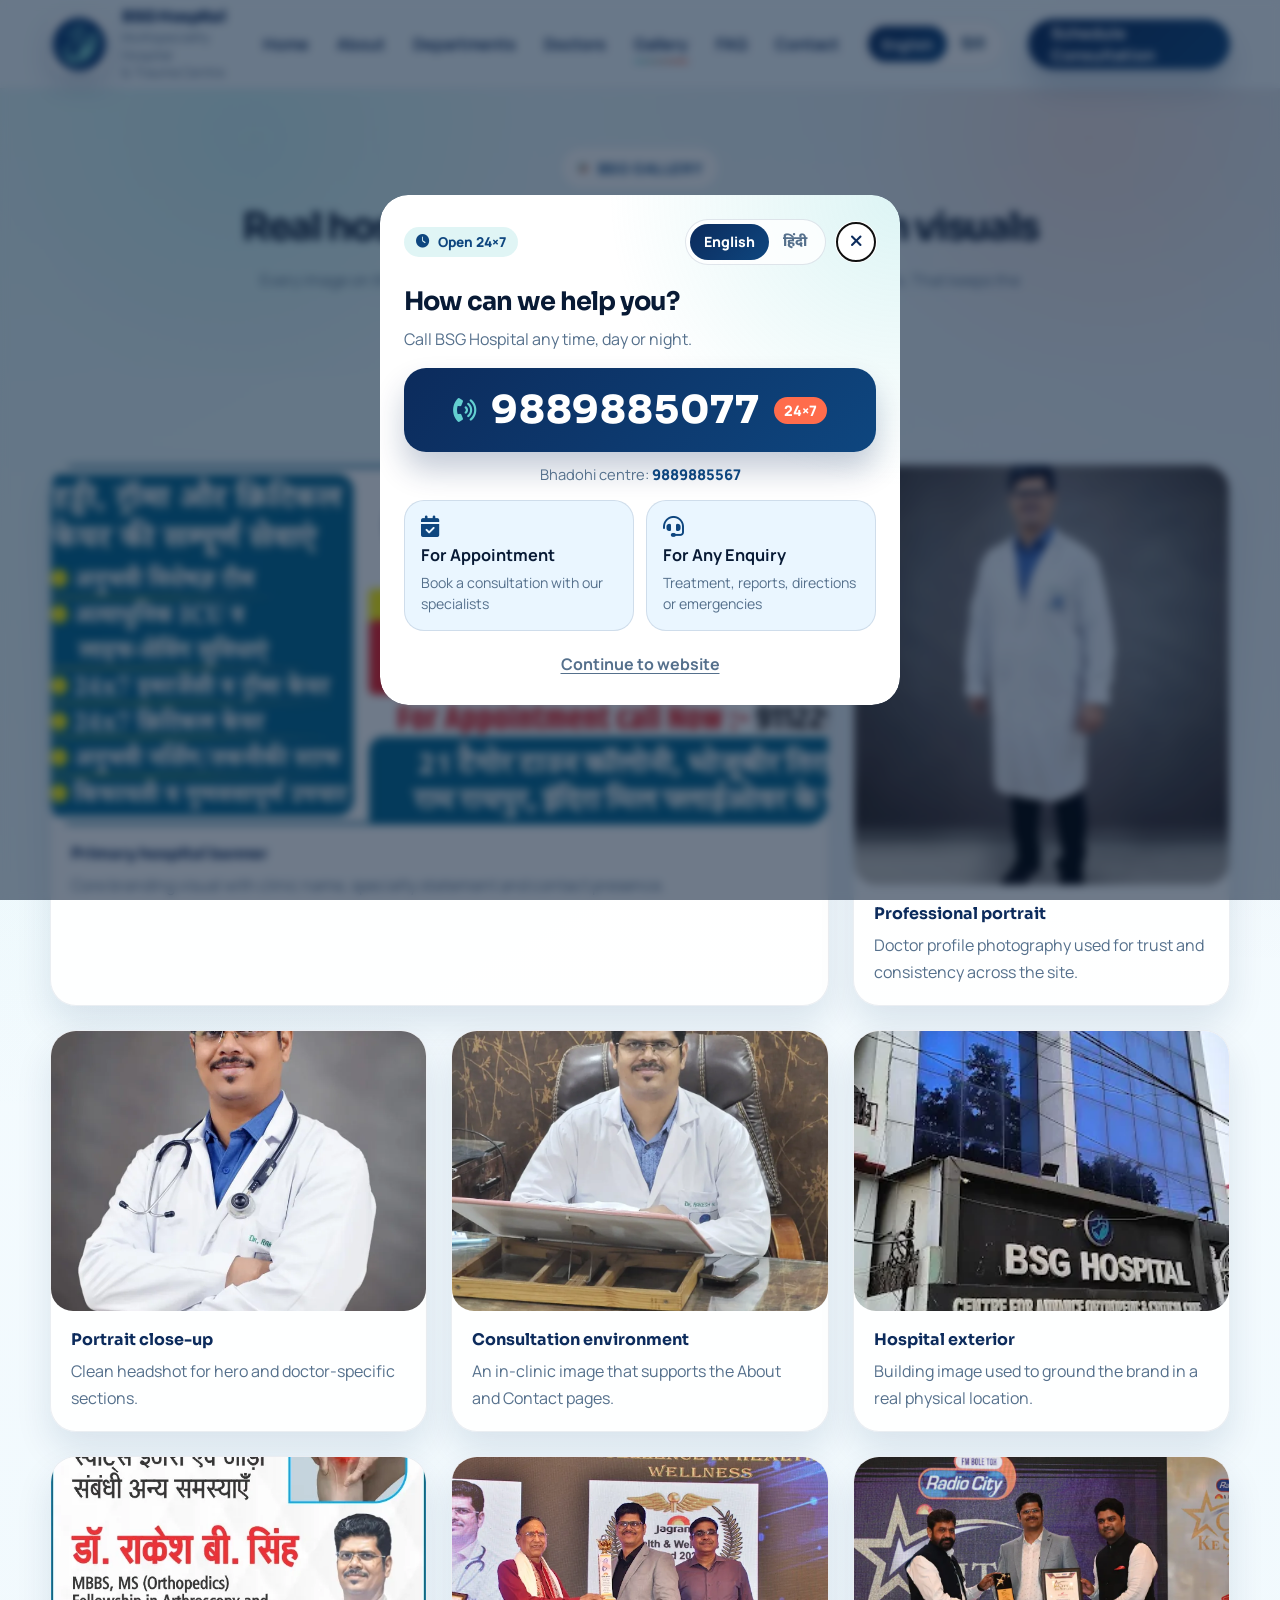
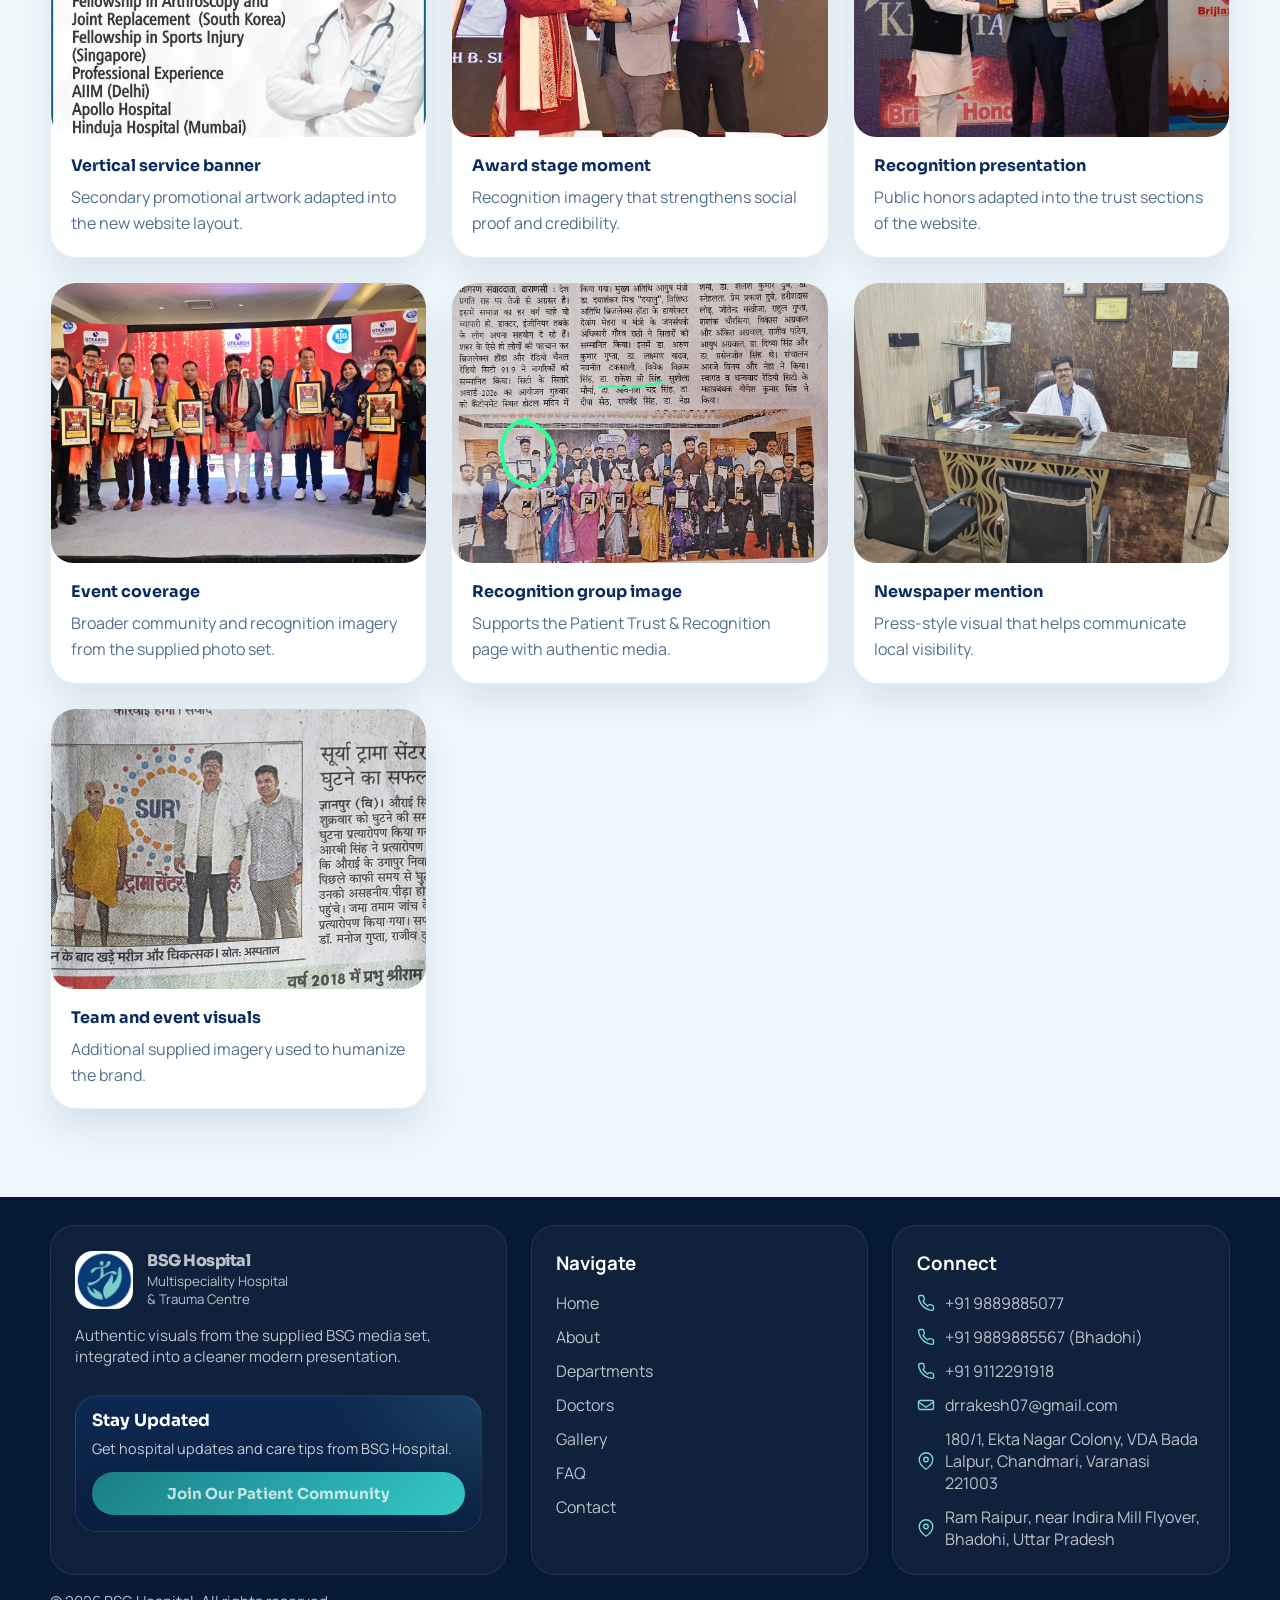
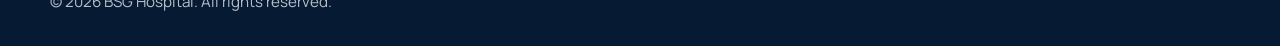
<file: Gallery.html>
<!DOCTYPE html>
<html lang="en">
<head>
  <meta charset="UTF-8">
  <meta name="viewport" content="width=device-width, initial-scale=1.0">
  <script>(function(d){d.classList.add('js');try{if(localStorage.getItem('bsg-lang')==='hi'){d.classList.add('i18n-pending');var l=document.createElement('link');l.rel='preload';l.as='script';l.href='assets/js/i18n-hi.js?v=20261016';document.head.appendChild(l);setTimeout(function(){d.classList.remove('i18n-pending')},2500)}}catch(e){}})(document.documentElement)</script>
  <meta name="description" content="Gallery of BSG Hospital using the provided clinic and about-folder images.">
  <title>Gallery | BSG Hospital</title>
  <link rel="icon" href="assets/img/bsg-local/favicon-64.png" type="image/png">
  <link rel="preconnect" href="https://fonts.googleapis.com">
  <link rel="preconnect" href="https://fonts.gstatic.com" crossorigin>
  <link rel="stylesheet" href="assets/css/main.css?v=20261016">
  <link rel="stylesheet" href="https://fonts.googleapis.com/css2?family=Manrope:wght@400..800&amp;family=Noto+Sans+Devanagari:wght@400..800&amp;family=Sora:wght@400..800&amp;display=swap" media="print" onload="this.media='all'">
  <noscript><link rel="stylesheet" href="https://fonts.googleapis.com/css2?family=Manrope:wght@400..800&amp;family=Noto+Sans+Devanagari:wght@400..800&amp;family=Sora:wght@400..800&amp;display=swap"></noscript>
  <script src="assets/js/i18n.js?v=20261016" defer></script>
  <script src="assets/js/main.js?v=20261016" defer></script>
</head>
<body class="site-body" data-page="gallery">
  <header class="site-header">
    <div class="container nav-wrap">
      <a class="brand" href="index.html">
        <img class="brand-mark" src="assets/img/bsg-local/brand-mark.webp" alt="BSG Hospital logo" width="256" height="256" decoding="async">
        <span class="brand-copy">
          <strong>BSG Hospital</strong>
          <span>Multispeciality Hospital<br>&amp; Trauma Centre</span>
        </span>
      </a>
      <button class="nav-toggle" type="button" aria-label="Toggle navigation" aria-expanded="false" data-nav-toggle>
        <i class="fa-solid fa-bars"></i>
      </button>
      <nav class="site-nav" id="siteNav" aria-label="Main navigation">
        <a href="index.html">Home</a>
        <a href="about.html">About</a>
        <a href="services.html">Departments</a>
        <a href="doctors.html">Doctors</a>
        <a class="active" href="Gallery.html">Gallery</a>
        <a href="faq.html">FAQ</a>
        <a href="contact.html">Contact</a>
      </nav>

      <div class="lang-switch" role="group" aria-label="Language">
        <button type="button" data-lang="en" aria-pressed="true"><span class="lang-full">English</span><span class="lang-short">EN</span></button>
        <button type="button" data-lang="hi" aria-pressed="false" lang="hi"><span class="lang-full">हिंदी</span><span class="lang-short">हिं</span></button>
      </div>
      <div class="nav-actions">
        <a class="btn btn-ghost" href="https://drrakeshbs.exlyapp.com/d0840bde-e72e-41d0-b3d3-5908b804f4e7" target="_blank" rel="noopener noreferrer">Schedule Consultation</a>
      </div>
    </div>
  </header>

  <main>
    <section class="page-hero">
      <div class="container">
        <div class="section-heading centered reveal">
          <span class="page-kicker">BSG Gallery</span>
          <h1 class="page-title">Real hospital, doctor and recognition visuals</h1>
          <p class="section-copy">Every image on this page comes from the provided clinic media, not generic placeholders. That keeps the site authentic and visually consistent with the BSG identity.</p>
        </div>
      </div>
    </section>

    <section class="section">
      <div class="container">
        <div class="gallery-grid">
          <a class="gallery-card wide reveal" href="assets/img/bsg-local/hospital-banner-wide.webp" target="_blank" rel="noopener">
            <img src="assets/img/bsg-local/hospital-banner-wide.webp" alt="BSG Hospital banner" width="2400" height="367" loading="lazy" decoding="async">
            <div class="gallery-caption">
              <strong>Primary hospital banner</strong>
              <span>Core branding visual with clinic name, specialty statement and contact presence.</span>
            </div>
          </a>
          <a class="gallery-card tall reveal" href="assets/img/bsg-local/dr-rakesh-full.webp" target="_blank" rel="noopener">
            <img src="assets/img/bsg-local/dr-rakesh-full.webp" alt="Full portrait" width="1000" height="1400" loading="lazy" decoding="async">
            <div class="gallery-caption">
              <strong>Professional portrait</strong>
              <span>Doctor profile photography used for trust and consistency across the site.</span>
            </div>
          </a>
          <a class="gallery-card reveal" href="assets/img/bsg-local/dr-rakesh-portrait.webp" target="_blank" rel="noopener">
            <img src="assets/img/bsg-local/dr-rakesh-portrait.webp" alt="Portrait close-up" width="700" height="980" loading="lazy" decoding="async">
            <div class="gallery-caption">
              <strong>Portrait close-up</strong>
              <span>Clean headshot for hero and doctor-specific sections.</span>
            </div>
          </a>
          <a class="gallery-card reveal" href="assets/img/bsg-local/dr-rakesh-desk.webp" target="_blank" rel="noopener">
            <img src="assets/img/bsg-local/dr-rakesh-desk.webp" alt="Desk consultation image" width="1000" height="1329" loading="lazy" decoding="async">
            <div class="gallery-caption">
              <strong>Consultation environment</strong>
              <span>An in-clinic image that supports the About and Contact pages.</span>
            </div>
          </a>
          <a class="gallery-card reveal" href="assets/img/bsg-local/hospital-building.webp" target="_blank" rel="noopener">
            <img src="assets/img/bsg-local/hospital-building.webp" alt="Hospital building" width="287" height="510" loading="lazy" decoding="async">
            <div class="gallery-caption">
              <strong>Hospital exterior</strong>
              <span>Building image used to ground the brand in a real physical location.</span>
            </div>
          </a>
          <a class="gallery-card reveal" href="assets/img/bsg-local/hospital-banner-vertical.webp" target="_blank" rel="noopener">
            <img src="assets/img/bsg-local/hospital-banner-vertical.webp" alt="Vertical hospital banner" width="594" height="1186" loading="lazy" decoding="async">
            <div class="gallery-caption">
              <strong>Vertical service banner</strong>
              <span>Secondary promotional artwork adapted into the new website layout.</span>
            </div>
          </a>
          <a class="gallery-card reveal" href="assets/img/bsg-local/award-stage.webp" target="_blank" rel="noopener">
            <img src="assets/img/bsg-local/award-stage.webp" alt="Award stage" width="680" height="453" loading="lazy" decoding="async">
            <div class="gallery-caption">
              <strong>Award stage moment</strong>
              <span>Recognition imagery that strengthens social proof and credibility.</span>
            </div>
          </a>
          <a class="gallery-card reveal" href="assets/img/bsg-local/award-present.webp" target="_blank" rel="noopener">
            <img src="assets/img/bsg-local/award-present.webp" alt="Award presentation" width="1200" height="798" loading="lazy" decoding="async">
            <div class="gallery-caption">
              <strong>Recognition presentation</strong>
              <span>Public honors adapted into the trust sections of the website.</span>
            </div>
          </a>
          <a class="gallery-card reveal" href="assets/img/bsg-local/event-group-1.webp" target="_blank" rel="noopener">
            <img src="assets/img/bsg-local/event-group-1.webp" alt="Group recognition image" width="1200" height="798" loading="lazy" decoding="async">
            <div class="gallery-caption">
              <strong>Event coverage</strong>
              <span>Broader community and recognition imagery from the supplied photo set.</span>
            </div>
          </a>
          <a class="gallery-card reveal" href="assets/img/bsg-local/event-group-2.webp" target="_blank" rel="noopener">
            <img src="assets/img/bsg-local/event-group-2.webp" alt="Award group image" width="1200" height="1121" loading="lazy" decoding="async">
            <div class="gallery-caption">
              <strong>Recognition group image</strong>
              <span>Supports the Patient Trust &amp; Recognition page with authentic media.</span>
            </div>
          </a>
          <a class="gallery-card reveal" href="assets/img/bsg-local/news-clip.webp" target="_blank" rel="noopener">
            <img src="assets/img/bsg-local/news-clip.webp" alt="News clip" width="1114" height="1480" loading="lazy" decoding="async">
            <div class="gallery-caption">
              <strong>Newspaper mention</strong>
              <span>Press-style visual that helps communicate local visibility.</span>
            </div>
          </a>
          <a class="gallery-card reveal" href="assets/img/bsg-local/hospital-team.webp" target="_blank" rel="noopener">
            <img src="assets/img/bsg-local/hospital-team.webp" alt="Hospital team image" width="1400" height="540" loading="lazy" decoding="async">
            <div class="gallery-caption">
              <strong>Team and event visuals</strong>
              <span>Additional supplied imagery used to humanize the brand.</span>
            </div>
          </a>
        </div>
      </div>
    </section>
  </main>

  <footer class="footer">
    <div class="container footer-grid">
      <div class="footer-card">
        <a class="brand" href="index.html">
          <img class="brand-mark" src="assets/img/bsg-local/brand-mark.webp" alt="BSG Hospital logo" width="256" height="256" loading="lazy" decoding="async">
          <span class="brand-copy">
            <strong>BSG Hospital</strong>
            <span>Multispeciality Hospital<br>&amp; Trauma Centre</span>
          </span>
        </a>
        <p class="footer-note">Authentic visuals from the supplied BSG media set, integrated into a cleaner modern presentation.</p>
        <div class="footer-mini-cta">
          <h3 class="footer-mini-cta-title">Stay Updated</h3>
          <p class="footer-mini-cta-text">Get hospital updates and care tips from BSG Hospital.</p>
          <a class="footer-mini-cta-button" href="contact.html">Join Our Patient Community</a>
        </div>
      </div>
      <div class="footer-card">
        <h3>Navigate</h3>
        <div class="footer-links">
          <a href="index.html">Home</a>
          <a href="about.html">About</a>
          <a href="services.html">Departments</a>
          <a href="doctors.html">Doctors</a>
          <a href="Gallery.html">Gallery</a>
          <a href="faq.html">FAQ</a>
          <a href="contact.html">Contact</a>
        </div>
      </div>
      <div class="footer-card">
        <h3>Connect</h3>
        <div class="footer-links">
          <a class="footer-icon-link" href="tel:+919889885077"><span class="footer-link-icon" aria-hidden="true"><svg viewBox="0 0 24 24" fill="none"><path d="M22 16.92v3a2 2 0 0 1-2.18 2 19.8 19.8 0 0 1-8.63-3.07 19.5 19.5 0 0 1-6-6A19.8 19.8 0 0 1 2.12 4.18 2 2 0 0 1 4.11 2h3a2 2 0 0 1 2 1.72c.12.9.33 1.78.63 2.61a2 2 0 0 1-.45 2.11L8 9.91a16 16 0 0 0 6.09 6.09l1.47-1.29a2 2 0 0 1 2.11-.45c.83.3 1.71.51 2.61.63A2 2 0 0 1 22 16.92Z" stroke-width="1.8" stroke-linecap="round" stroke-linejoin="round"/></svg></span><span>+91 9889885077</span></a>
          <a class="footer-icon-link" href="tel:+919889885567"><span class="footer-link-icon" aria-hidden="true"><svg viewBox="0 0 24 24" fill="none"><path d="M22 16.92v3a2 2 0 0 1-2.18 2 19.8 19.8 0 0 1-8.63-3.07 19.5 19.5 0 0 1-6-6A19.8 19.8 0 0 1 2.12 4.18 2 2 0 0 1 4.11 2h3a2 2 0 0 1 2 1.72c.12.9.33 1.78.63 2.61a2 2 0 0 1-.45 2.11L8 9.91a16 16 0 0 0 6.09 6.09l1.47-1.29a2 2 0 0 1 2.11-.45c.83.3 1.71.51 2.61.63A2 2 0 0 1 22 16.92Z" stroke-width="1.8" stroke-linecap="round" stroke-linejoin="round"/></svg></span><span>+91 9889885567 (Bhadohi)</span></a>
          <a class="footer-icon-link" href="tel:+919112291918"><span class="footer-link-icon" aria-hidden="true"><svg viewBox="0 0 24 24" fill="none"><path d="M22 16.92v3a2 2 0 0 1-2.18 2 19.8 19.8 0 0 1-8.63-3.07 19.5 19.5 0 0 1-6-6A19.8 19.8 0 0 1 2.12 4.18 2 2 0 0 1 4.11 2h3a2 2 0 0 1 2 1.72c.12.9.33 1.78.63 2.61a2 2 0 0 1-.45 2.11L8 9.91a16 16 0 0 0 6.09 6.09l1.47-1.29a2 2 0 0 1 2.11-.45c.83.3 1.71.51 2.61.63A2 2 0 0 1 22 16.92Z" stroke-width="1.8" stroke-linecap="round" stroke-linejoin="round"/></svg></span><span>+91 9112291918</span></a>
          <a class="footer-icon-link" href="mailto:drrakesh07@gmail.com"><span class="footer-link-icon" aria-hidden="true"><svg viewBox="0 0 24 24" fill="none"><path d="M4 6h16a2 2 0 0 1 2 2v8a2 2 0 0 1-2 2H4a2 2 0 0 1-2-2V8a2 2 0 0 1 2-2Z" stroke-width="1.8" stroke-linecap="round" stroke-linejoin="round"/><path d="m22 8-10 7L2 8" stroke-width="1.8" stroke-linecap="round" stroke-linejoin="round"/></svg></span><span>drrakesh07@gmail.com</span></a>
          <a class="footer-icon-link" href="https://www.google.com/maps/search/?api=1&amp;query=BSG+Hospital,+180%2F1+Ekta+Nagar+Colony,+Bada+Lalpur,+Chandmari,+Varanasi+221003" target="_blank" rel="noopener"><span class="footer-link-icon" aria-hidden="true"><svg viewBox="0 0 24 24" fill="none"><path d="M21 10c0 7-9 13-9 13S3 17 3 10a9 9 0 1 1 18 0Z" stroke-width="1.8" stroke-linecap="round" stroke-linejoin="round"/><circle cx="12" cy="10" r="3" stroke-width="1.8"/></svg></span><span>180/1, Ekta Nagar Colony, VDA Bada Lalpur, Chandmari, Varanasi 221003</span></a>
          <a class="footer-icon-link" href="https://www.google.com/maps/search/?api=1&amp;query=BSG+Hospital,+Bhadohi+Nagar+Palika,+Uttar+Pradesh" target="_blank" rel="noopener"><span class="footer-link-icon" aria-hidden="true"><svg viewBox="0 0 24 24" fill="none"><path d="M21 10c0 7-9 13-9 13S3 17 3 10a9 9 0 1 1 18 0Z" stroke-width="1.8" stroke-linecap="round" stroke-linejoin="round"/><circle cx="12" cy="10" r="3" stroke-width="1.8"/></svg></span><span>Ram Raipur, near Indira Mill Flyover, Bhadohi, Uttar Pradesh</span></a>
        </div>
      </div>
    </div>
    <div class="container">
      <p class="footer-note">© <span data-year></span> BSG Hospital. All rights reserved.</p>
    </div>
  </footer>
  <dialog class="welcome-popup" aria-labelledby="welcomePopupTitle" data-welcome-popup>
    <div class="welcome-popup-panel">
      <div class="welcome-popup-top">
        <span class="welcome-popup-badge"><i class="fa-solid fa-clock"></i>Open 24×7</span>
        <div class="lang-switch" role="group" aria-label="Language">
          <button type="button" data-lang="en" aria-pressed="true"><span class="lang-full">English</span><span class="lang-short">EN</span></button>
          <button type="button" data-lang="hi" aria-pressed="false" lang="hi"><span class="lang-full">हिंदी</span><span class="lang-short">हिं</span></button>
        </div>
        <button class="welcome-popup-close" type="button" aria-label="Close" data-welcome-close autofocus><i class="fa-solid fa-xmark"></i></button>
      </div>
      <h2 class="welcome-popup-title" id="welcomePopupTitle">How can we help you?</h2>
      <p class="welcome-popup-copy">Call BSG Hospital any time, day or night.</p>
      <a class="welcome-popup-number" href="tel:+919889885077">
        <i class="fa-solid fa-phone-volume"></i>
        <span class="welcome-popup-digits">9889885077</span>
        <span class="welcome-popup-hours">24×7</span>
      </a>
      <p class="welcome-popup-alt">Bhadohi centre: <a href="tel:+919889885567">9889885567</a></p>
      <div class="welcome-popup-options">
        <a class="welcome-popup-option" href="tel:+919889885077">
          <i class="fa-solid fa-calendar-check"></i>
          <strong>For Appointment</strong>
          <span>Book a consultation with our specialists</span>
        </a>
        <a class="welcome-popup-option" href="tel:+919889885077">
          <i class="fa-solid fa-headset"></i>
          <strong>For Any Enquiry</strong>
          <span>Treatment, reports, directions or emergencies</span>
        </a>
      </div>
      <button class="welcome-popup-skip" type="button" data-welcome-close>Continue to website</button>
    </div>
  </dialog>
</body>
</html>
</file>
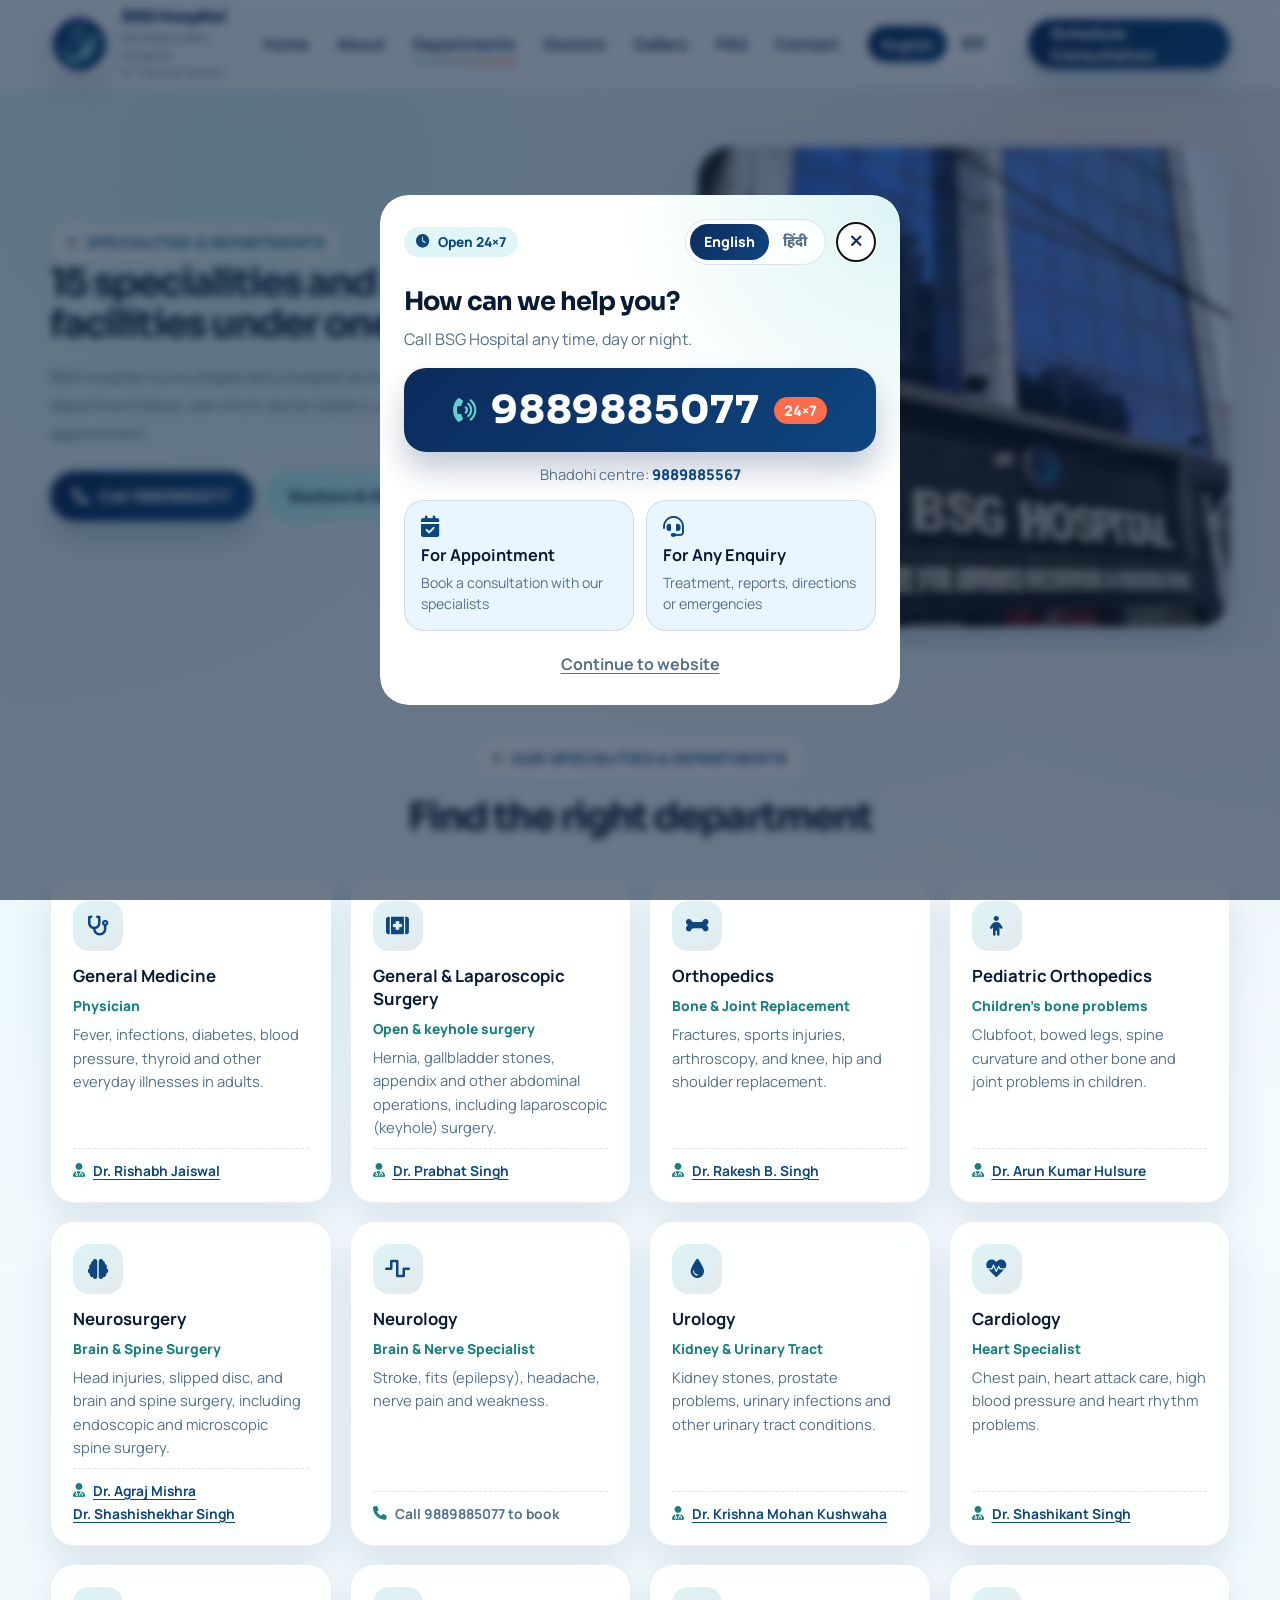
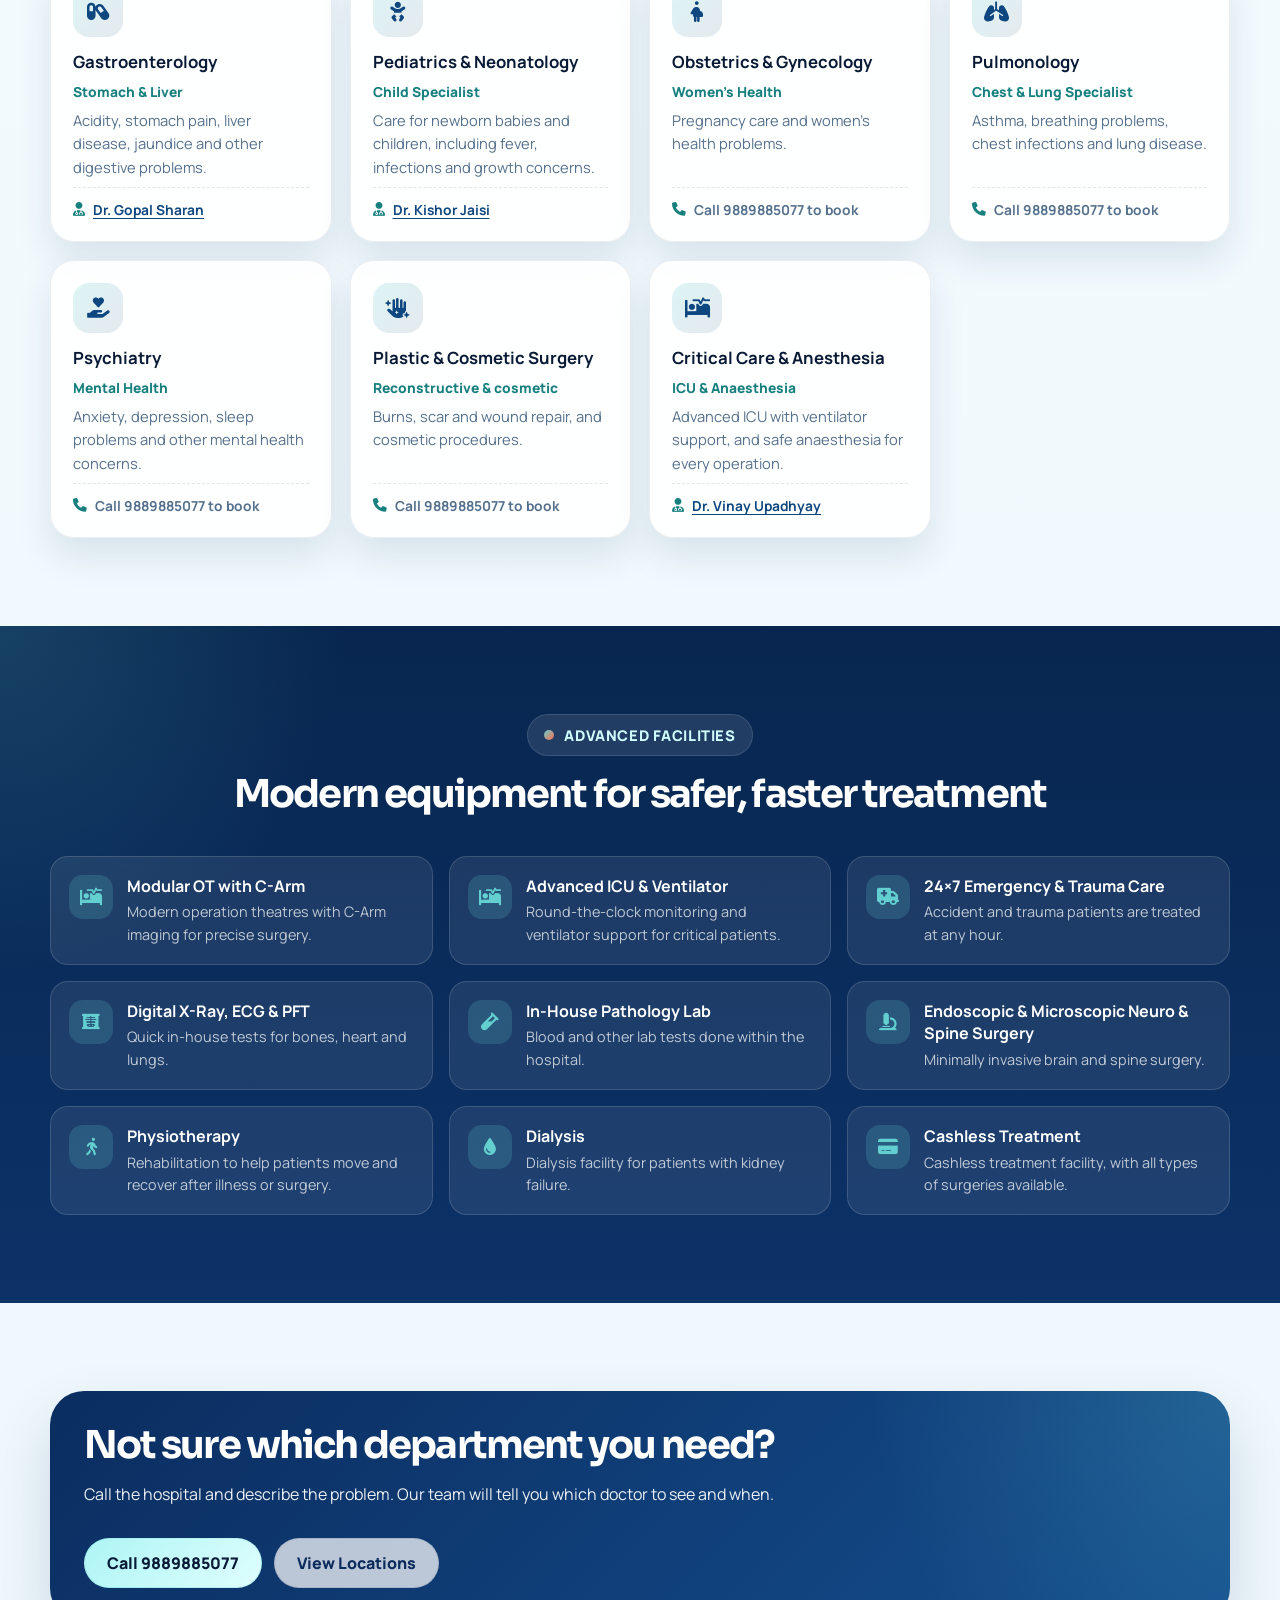
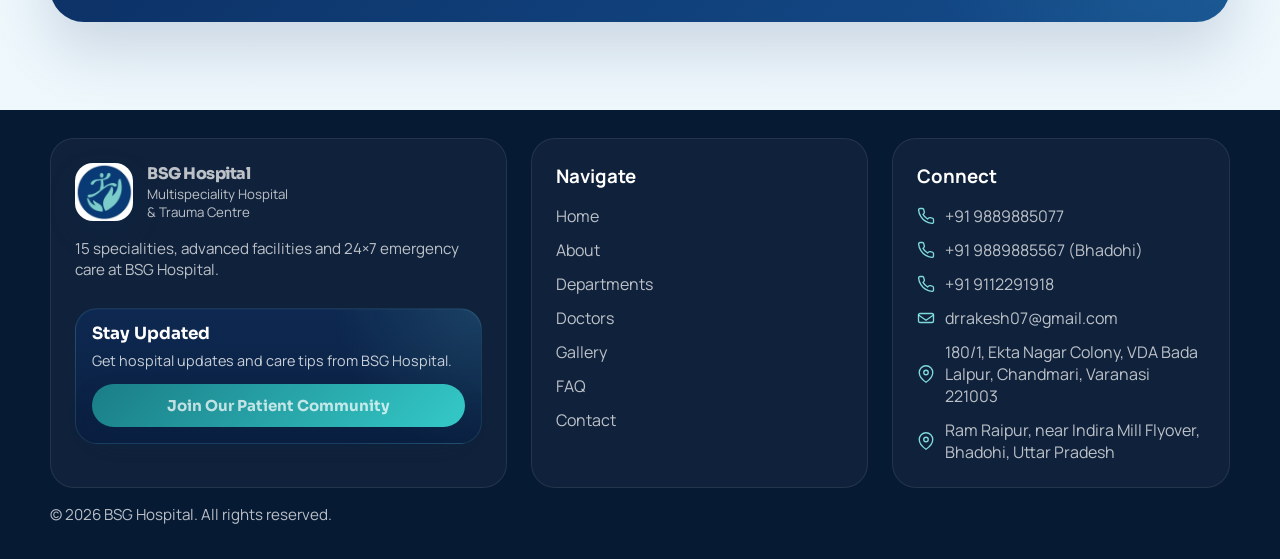
<file: services.html>
<!DOCTYPE html>
<html lang="en">
<head>
  <meta charset="UTF-8">
  <meta name="viewport" content="width=device-width, initial-scale=1.0">
  <script>(function(d){d.classList.add('js');try{if(localStorage.getItem('bsg-lang')==='hi'){d.classList.add('i18n-pending');var l=document.createElement('link');l.rel='preload';l.as='script';l.href='assets/js/i18n-hi.js?v=20261016';document.head.appendChild(l);setTimeout(function(){d.classList.remove('i18n-pending')},2500)}}catch(e){}})(document.documentElement)</script>
  <meta name="description" content="Departments at BSG Hospital, Varanasi: medicine, surgery, orthopedics, neurosurgery, cardiology, urology, gastroenterology, paediatrics, gynaecology, critical care and more.">
  <title>Departments | BSG Hospital</title>
  <link rel="icon" href="assets/img/bsg-local/favicon-64.png" type="image/png">
  <link rel="preconnect" href="https://fonts.googleapis.com">
  <link rel="preconnect" href="https://fonts.gstatic.com" crossorigin>
  <link rel="stylesheet" href="assets/css/main.css?v=20261016">
  <link rel="stylesheet" href="https://fonts.googleapis.com/css2?family=Manrope:wght@400..800&amp;family=Noto+Sans+Devanagari:wght@400..800&amp;family=Sora:wght@400..800&amp;display=swap" media="print" onload="this.media='all'">
  <noscript><link rel="stylesheet" href="https://fonts.googleapis.com/css2?family=Manrope:wght@400..800&amp;family=Noto+Sans+Devanagari:wght@400..800&amp;family=Sora:wght@400..800&amp;display=swap"></noscript>
  <script src="assets/js/i18n.js?v=20261016" defer></script>
  <script src="assets/js/main.js?v=20261016" defer></script>
</head>
<body class="site-body" data-page="services">
  <header class="site-header">
    <div class="container nav-wrap">
      <a class="brand" href="index.html">
        <img class="brand-mark" src="assets/img/bsg-local/brand-mark.webp" alt="BSG Hospital logo" width="256" height="256" decoding="async">
        <span class="brand-copy">
          <strong>BSG Hospital</strong>
          <span>Multispeciality Hospital<br>&amp; Trauma Centre</span>
        </span>
      </a>
      <button class="nav-toggle" type="button" aria-label="Toggle navigation" aria-expanded="false" data-nav-toggle>
        <i class="fa-solid fa-bars"></i>
      </button>
      <nav class="site-nav" id="siteNav" aria-label="Main navigation">
        <a href="index.html">Home</a>
        <a href="about.html">About</a>
        <a class="active" href="services.html">Departments</a>
        <a href="doctors.html">Doctors</a>
        <a href="Gallery.html">Gallery</a>
        <a href="faq.html">FAQ</a>
        <a href="contact.html">Contact</a>
      </nav>

      <div class="lang-switch" role="group" aria-label="Language">
        <button type="button" data-lang="en" aria-pressed="true"><span class="lang-full">English</span><span class="lang-short">EN</span></button>
        <button type="button" data-lang="hi" aria-pressed="false" lang="hi"><span class="lang-full">हिंदी</span><span class="lang-short">हिं</span></button>
      </div>
      <div class="nav-actions">
        <a class="btn btn-ghost" href="https://drrakeshbs.exlyapp.com/d0840bde-e72e-41d0-b3d3-5908b804f4e7" target="_blank" rel="noopener noreferrer">Schedule Consultation</a>
      </div>
    </div>
  </header>

  <main>
    <section class="page-hero">
      <div class="container split-grid">
        <div class="reveal">
          <span class="page-kicker">Specialities &amp; Departments</span>
          <h1 class="page-title">15 specialities and advanced facilities under one roof</h1>
          <p class="section-copy" style="margin-top:18px;">BSG Hospital is a multispeciality hospital and trauma centre in Varanasi. Find the right department below, see which doctor leads it, and call 9889885077 to book an appointment.</p>
          <div class="hero-actions" style="margin-top:24px;">
            <a class="btn btn-primary" href="tel:+919889885077"><i class="fa-solid fa-phone"></i>Call 9889885077</a>
            <a class="btn btn-secondary" href="doctors.html">Doctors &amp; OPD Timings</a>
          </div>
        </div>
        <div class="split-media-stack reveal">
          <img class="primary" src="assets/img/bsg-local/hospital-building.webp" alt="BSG Hospital building, Varanasi" width="287" height="510" decoding="async" fetchpriority="high">
        </div>
      </div>
    </section>

    <section class="section">
      <div class="container">
        <div class="section-heading centered reveal">
          <span class="eyebrow">Our Specialities &amp; Departments</span>
          <h2 class="section-title">Find the right department</h2>
        </div>
        <div class="dept-grid">
          <article class="dept-card reveal">
            <span class="dept-icon"><i class="fa-solid fa-stethoscope"></i></span>
            <h3>General Medicine</h3>
            <span class="dept-sub">Physician</span>
            <p>Fever, infections, diabetes, blood pressure, thyroid and other everyday illnesses in adults.</p>
            <div class="dept-doctors"><i class="fa-solid fa-user-doctor"></i><a href="doctors.html">Dr. Rishabh Jaiswal</a></div>
          </article>
          <article class="dept-card reveal">
            <span class="dept-icon"><i class="fa-solid fa-kit-medical"></i></span>
            <h3>General &amp; Laparoscopic Surgery</h3>
            <span class="dept-sub">Open &amp; keyhole surgery</span>
            <p>Hernia, gallbladder stones, appendix and other abdominal operations, including laparoscopic (keyhole) surgery.</p>
            <div class="dept-doctors"><i class="fa-solid fa-user-doctor"></i><a href="doctors.html">Dr. Prabhat Singh</a></div>
          </article>
          <article class="dept-card reveal">
            <span class="dept-icon"><i class="fa-solid fa-bone"></i></span>
            <h3>Orthopedics</h3>
            <span class="dept-sub">Bone &amp; Joint Replacement</span>
            <p>Fractures, sports injuries, arthroscopy, and knee, hip and shoulder replacement.</p>
            <div class="dept-doctors"><i class="fa-solid fa-user-doctor"></i><a href="doctor-jyoti-mary.html">Dr. Rakesh B. Singh</a></div>
          </article>
          <article class="dept-card reveal">
            <span class="dept-icon"><i class="fa-solid fa-child"></i></span>
            <h3>Pediatric Orthopedics</h3>
            <span class="dept-sub">Children&#x27;s bone problems</span>
            <p>Clubfoot, bowed legs, spine curvature and other bone and joint problems in children.</p>
            <div class="dept-doctors"><i class="fa-solid fa-user-doctor"></i><a href="doctor-arun-hulsure.html">Dr. Arun Kumar Hulsure</a></div>
          </article>
          <article class="dept-card reveal">
            <span class="dept-icon"><i class="fa-solid fa-brain"></i></span>
            <h3>Neurosurgery</h3>
            <span class="dept-sub">Brain &amp; Spine Surgery</span>
            <p>Head injuries, slipped disc, and brain and spine surgery, including endoscopic and microscopic spine surgery.</p>
            <div class="dept-doctors"><i class="fa-solid fa-user-doctor"></i><a href="doctors.html">Dr. Agraj Mishra</a><a href="doctors.html">Dr. Shashishekhar Singh</a></div>
          </article>
          <article class="dept-card reveal">
            <span class="dept-icon"><i class="fa-solid fa-wave-square"></i></span>
            <h3>Neurology</h3>
            <span class="dept-sub">Brain &amp; Nerve Specialist</span>
            <p>Stroke, fits (epilepsy), headache, nerve pain and weakness.</p>
            <div class="dept-doctors"><i class="fa-solid fa-phone"></i><span>Call 9889885077 to book</span></div>
          </article>
          <article class="dept-card reveal">
            <span class="dept-icon"><i class="fa-solid fa-droplet"></i></span>
            <h3>Urology</h3>
            <span class="dept-sub">Kidney &amp; Urinary Tract</span>
            <p>Kidney stones, prostate problems, urinary infections and other urinary tract conditions.</p>
            <div class="dept-doctors"><i class="fa-solid fa-user-doctor"></i><a href="doctors.html">Dr. Krishna Mohan Kushwaha</a></div>
          </article>
          <article class="dept-card reveal">
            <span class="dept-icon"><i class="fa-solid fa-heart-pulse"></i></span>
            <h3>Cardiology</h3>
            <span class="dept-sub">Heart Specialist</span>
            <p>Chest pain, heart attack care, high blood pressure and heart rhythm problems.</p>
            <div class="dept-doctors"><i class="fa-solid fa-user-doctor"></i><a href="doctors.html">Dr. Shashikant Singh</a></div>
          </article>
          <article class="dept-card reveal">
            <span class="dept-icon"><i class="fa-solid fa-capsules"></i></span>
            <h3>Gastroenterology</h3>
            <span class="dept-sub">Stomach &amp; Liver</span>
            <p>Acidity, stomach pain, liver disease, jaundice and other digestive problems.</p>
            <div class="dept-doctors"><i class="fa-solid fa-user-doctor"></i><a href="doctors.html">Dr. Gopal Sharan</a></div>
          </article>
          <article class="dept-card reveal">
            <span class="dept-icon"><i class="fa-solid fa-baby"></i></span>
            <h3>Pediatrics &amp; Neonatology</h3>
            <span class="dept-sub">Child Specialist</span>
            <p>Care for newborn babies and children, including fever, infections and growth concerns.</p>
            <div class="dept-doctors"><i class="fa-solid fa-user-doctor"></i><a href="doctors.html">Dr. Kishor Jaisi</a></div>
          </article>
          <article class="dept-card reveal">
            <span class="dept-icon"><i class="fa-solid fa-person-pregnant"></i></span>
            <h3>Obstetrics &amp; Gynecology</h3>
            <span class="dept-sub">Women&#x27;s Health</span>
            <p>Pregnancy care and women&#x27;s health problems.</p>
            <div class="dept-doctors"><i class="fa-solid fa-phone"></i><span>Call 9889885077 to book</span></div>
          </article>
          <article class="dept-card reveal">
            <span class="dept-icon"><i class="fa-solid fa-lungs"></i></span>
            <h3>Pulmonology</h3>
            <span class="dept-sub">Chest &amp; Lung Specialist</span>
            <p>Asthma, breathing problems, chest infections and lung disease.</p>
            <div class="dept-doctors"><i class="fa-solid fa-phone"></i><span>Call 9889885077 to book</span></div>
          </article>
          <article class="dept-card reveal">
            <span class="dept-icon"><i class="fa-solid fa-hand-holding-heart"></i></span>
            <h3>Psychiatry</h3>
            <span class="dept-sub">Mental Health</span>
            <p>Anxiety, depression, sleep problems and other mental health concerns.</p>
            <div class="dept-doctors"><i class="fa-solid fa-phone"></i><span>Call 9889885077 to book</span></div>
          </article>
          <article class="dept-card reveal">
            <span class="dept-icon"><i class="fa-solid fa-hand-sparkles"></i></span>
            <h3>Plastic &amp; Cosmetic Surgery</h3>
            <span class="dept-sub">Reconstructive &amp; cosmetic</span>
            <p>Burns, scar and wound repair, and cosmetic procedures.</p>
            <div class="dept-doctors"><i class="fa-solid fa-phone"></i><span>Call 9889885077 to book</span></div>
          </article>
          <article class="dept-card reveal">
            <span class="dept-icon"><i class="fa-solid fa-bed-pulse"></i></span>
            <h3>Critical Care &amp; Anesthesia</h3>
            <span class="dept-sub">ICU &amp; Anaesthesia</span>
            <p>Advanced ICU with ventilator support, and safe anaesthesia for every operation.</p>
            <div class="dept-doctors"><i class="fa-solid fa-user-doctor"></i><a href="doctors.html">Dr. Vinay Upadhyay</a></div>
          </article>
        </div>
      </div>
    </section>

    <section class="section section-dark" id="facilities">
      <div class="container">
        <div class="section-heading centered reveal">
          <span class="eyebrow">Advanced Facilities</span>
          <h2 class="section-title">Modern equipment for safer, faster treatment</h2>
        </div>
        <div class="facility-grid">
          <div class="facility-item reveal">
            <i class="fa-solid fa-procedures"></i>
            <div><strong>Modular OT with C-Arm</strong><span>Modern operation theatres with C-Arm imaging for precise surgery.</span></div>
          </div>
          <div class="facility-item reveal">
            <i class="fa-solid fa-bed-pulse"></i>
            <div><strong>Advanced ICU &amp; Ventilator</strong><span>Round-the-clock monitoring and ventilator support for critical patients.</span></div>
          </div>
          <div class="facility-item reveal">
            <i class="fa-solid fa-truck-medical"></i>
            <div><strong>24×7 Emergency &amp; Trauma Care</strong><span>Accident and trauma patients are treated at any hour.</span></div>
          </div>
          <div class="facility-item reveal">
            <i class="fa-solid fa-x-ray"></i>
            <div><strong>Digital X-Ray, ECG &amp; PFT</strong><span>Quick in-house tests for bones, heart and lungs.</span></div>
          </div>
          <div class="facility-item reveal">
            <i class="fa-solid fa-vial"></i>
            <div><strong>In-House Pathology Lab</strong><span>Blood and other lab tests done within the hospital.</span></div>
          </div>
          <div class="facility-item reveal">
            <i class="fa-solid fa-microscope"></i>
            <div><strong>Endoscopic &amp; Microscopic Neuro &amp; Spine Surgery</strong><span>Minimally invasive brain and spine surgery.</span></div>
          </div>
          <div class="facility-item reveal">
            <i class="fa-solid fa-person-walking"></i>
            <div><strong>Physiotherapy</strong><span>Rehabilitation to help patients move and recover after illness or surgery.</span></div>
          </div>
          <div class="facility-item reveal">
            <i class="fa-solid fa-droplet"></i>
            <div><strong>Dialysis</strong><span>Dialysis facility for patients with kidney failure.</span></div>
          </div>
          <div class="facility-item reveal">
            <i class="fa-solid fa-credit-card"></i>
            <div><strong>Cashless Treatment</strong><span>Cashless treatment facility, with all types of surgeries available.</span></div>
          </div>
        </div>
      </div>
    </section>

    <section class="section">
      <div class="container">
        <div class="cta-band reveal">
          <h2 class="cta-title">Not sure which department you need?</h2>
          <p>Call the hospital and describe the problem. Our team will tell you which doctor to see and when.</p>
          <div class="hero-actions" style="margin-bottom:0;">
            <a class="btn btn-secondary" href="tel:+919889885077">Call 9889885077</a>
            <a class="btn btn-ghost" href="contact.html">View Locations</a>
          </div>
        </div>
      </div>
    </section>
  </main>

  <footer class="footer">
    <div class="container footer-grid">
      <div class="footer-card">
        <a class="brand" href="index.html">
          <img class="brand-mark" src="assets/img/bsg-local/brand-mark.webp" alt="BSG Hospital logo" width="256" height="256" loading="lazy" decoding="async">
          <span class="brand-copy">
            <strong>BSG Hospital</strong>
            <span>Multispeciality Hospital<br>&amp; Trauma Centre</span>
          </span>
        </a>
        <p class="footer-note">15 specialities, advanced facilities and 24×7 emergency care at BSG Hospital.</p>
        <div class="footer-mini-cta">
          <h3 class="footer-mini-cta-title">Stay Updated</h3>
          <p class="footer-mini-cta-text">Get hospital updates and care tips from BSG Hospital.</p>
          <a class="footer-mini-cta-button" href="contact.html">Join Our Patient Community</a>
        </div>
      </div>
      <div class="footer-card">
        <h3>Navigate</h3>
        <div class="footer-links">
          <a href="index.html">Home</a>
          <a href="about.html">About</a>
          <a href="services.html">Departments</a>
          <a href="doctors.html">Doctors</a>
          <a href="Gallery.html">Gallery</a>
          <a href="faq.html">FAQ</a>
          <a href="contact.html">Contact</a>
        </div>
      </div>
      <div class="footer-card">
        <h3>Connect</h3>
        <div class="footer-links">
          <a class="footer-icon-link" href="tel:+919889885077"><span class="footer-link-icon" aria-hidden="true"><svg viewBox="0 0 24 24" fill="none"><path d="M22 16.92v3a2 2 0 0 1-2.18 2 19.8 19.8 0 0 1-8.63-3.07 19.5 19.5 0 0 1-6-6A19.8 19.8 0 0 1 2.12 4.18 2 2 0 0 1 4.11 2h3a2 2 0 0 1 2 1.72c.12.9.33 1.78.63 2.61a2 2 0 0 1-.45 2.11L8 9.91a16 16 0 0 0 6.09 6.09l1.47-1.29a2 2 0 0 1 2.11-.45c.83.3 1.71.51 2.61.63A2 2 0 0 1 22 16.92Z" stroke-width="1.8" stroke-linecap="round" stroke-linejoin="round"/></svg></span><span>+91 9889885077</span></a>
          <a class="footer-icon-link" href="tel:+919889885567"><span class="footer-link-icon" aria-hidden="true"><svg viewBox="0 0 24 24" fill="none"><path d="M22 16.92v3a2 2 0 0 1-2.18 2 19.8 19.8 0 0 1-8.63-3.07 19.5 19.5 0 0 1-6-6A19.8 19.8 0 0 1 2.12 4.18 2 2 0 0 1 4.11 2h3a2 2 0 0 1 2 1.72c.12.9.33 1.78.63 2.61a2 2 0 0 1-.45 2.11L8 9.91a16 16 0 0 0 6.09 6.09l1.47-1.29a2 2 0 0 1 2.11-.45c.83.3 1.71.51 2.61.63A2 2 0 0 1 22 16.92Z" stroke-width="1.8" stroke-linecap="round" stroke-linejoin="round"/></svg></span><span>+91 9889885567 (Bhadohi)</span></a>
          <a class="footer-icon-link" href="tel:+919112291918"><span class="footer-link-icon" aria-hidden="true"><svg viewBox="0 0 24 24" fill="none"><path d="M22 16.92v3a2 2 0 0 1-2.18 2 19.8 19.8 0 0 1-8.63-3.07 19.5 19.5 0 0 1-6-6A19.8 19.8 0 0 1 2.12 4.18 2 2 0 0 1 4.11 2h3a2 2 0 0 1 2 1.72c.12.9.33 1.78.63 2.61a2 2 0 0 1-.45 2.11L8 9.91a16 16 0 0 0 6.09 6.09l1.47-1.29a2 2 0 0 1 2.11-.45c.83.3 1.71.51 2.61.63A2 2 0 0 1 22 16.92Z" stroke-width="1.8" stroke-linecap="round" stroke-linejoin="round"/></svg></span><span>+91 9112291918</span></a>
          <a class="footer-icon-link" href="mailto:drrakesh07@gmail.com"><span class="footer-link-icon" aria-hidden="true"><svg viewBox="0 0 24 24" fill="none"><path d="M4 6h16a2 2 0 0 1 2 2v8a2 2 0 0 1-2 2H4a2 2 0 0 1-2-2V8a2 2 0 0 1 2-2Z" stroke-width="1.8" stroke-linecap="round" stroke-linejoin="round"/><path d="m22 8-10 7L2 8" stroke-width="1.8" stroke-linecap="round" stroke-linejoin="round"/></svg></span><span>drrakesh07@gmail.com</span></a>
          <a class="footer-icon-link" href="https://www.google.com/maps/search/?api=1&amp;query=BSG+Hospital,+180%2F1+Ekta+Nagar+Colony,+Bada+Lalpur,+Chandmari,+Varanasi+221003" target="_blank" rel="noopener"><span class="footer-link-icon" aria-hidden="true"><svg viewBox="0 0 24 24" fill="none"><path d="M21 10c0 7-9 13-9 13S3 17 3 10a9 9 0 1 1 18 0Z" stroke-width="1.8" stroke-linecap="round" stroke-linejoin="round"/><circle cx="12" cy="10" r="3" stroke-width="1.8"/></svg></span><span>180/1, Ekta Nagar Colony, VDA Bada Lalpur, Chandmari, Varanasi 221003</span></a>
          <a class="footer-icon-link" href="https://www.google.com/maps/search/?api=1&amp;query=BSG+Hospital,+Bhadohi+Nagar+Palika,+Uttar+Pradesh" target="_blank" rel="noopener"><span class="footer-link-icon" aria-hidden="true"><svg viewBox="0 0 24 24" fill="none"><path d="M21 10c0 7-9 13-9 13S3 17 3 10a9 9 0 1 1 18 0Z" stroke-width="1.8" stroke-linecap="round" stroke-linejoin="round"/><circle cx="12" cy="10" r="3" stroke-width="1.8"/></svg></span><span>Ram Raipur, near Indira Mill Flyover, Bhadohi, Uttar Pradesh</span></a>
        </div>
      </div>
    </div>
    <div class="container">
      <p class="footer-note">© <span data-year></span> BSG Hospital. All rights reserved.</p>
    </div>
  </footer>
  <dialog class="welcome-popup" aria-labelledby="welcomePopupTitle" data-welcome-popup>
    <div class="welcome-popup-panel">
      <div class="welcome-popup-top">
        <span class="welcome-popup-badge"><i class="fa-solid fa-clock"></i>Open 24×7</span>
        <div class="lang-switch" role="group" aria-label="Language">
          <button type="button" data-lang="en" aria-pressed="true"><span class="lang-full">English</span><span class="lang-short">EN</span></button>
          <button type="button" data-lang="hi" aria-pressed="false" lang="hi"><span class="lang-full">हिंदी</span><span class="lang-short">हिं</span></button>
        </div>
        <button class="welcome-popup-close" type="button" aria-label="Close" data-welcome-close autofocus><i class="fa-solid fa-xmark"></i></button>
      </div>
      <h2 class="welcome-popup-title" id="welcomePopupTitle">How can we help you?</h2>
      <p class="welcome-popup-copy">Call BSG Hospital any time, day or night.</p>
      <a class="welcome-popup-number" href="tel:+919889885077">
        <i class="fa-solid fa-phone-volume"></i>
        <span class="welcome-popup-digits">9889885077</span>
        <span class="welcome-popup-hours">24×7</span>
      </a>
      <p class="welcome-popup-alt">Bhadohi centre: <a href="tel:+919889885567">9889885567</a></p>
      <div class="welcome-popup-options">
        <a class="welcome-popup-option" href="tel:+919889885077">
          <i class="fa-solid fa-calendar-check"></i>
          <strong>For Appointment</strong>
          <span>Book a consultation with our specialists</span>
        </a>
        <a class="welcome-popup-option" href="tel:+919889885077">
          <i class="fa-solid fa-headset"></i>
          <strong>For Any Enquiry</strong>
          <span>Treatment, reports, directions or emergencies</span>
        </a>
      </div>
      <button class="welcome-popup-skip" type="button" data-welcome-close>Continue to website</button>
    </div>
  </dialog>
</body>
</html>
</file>
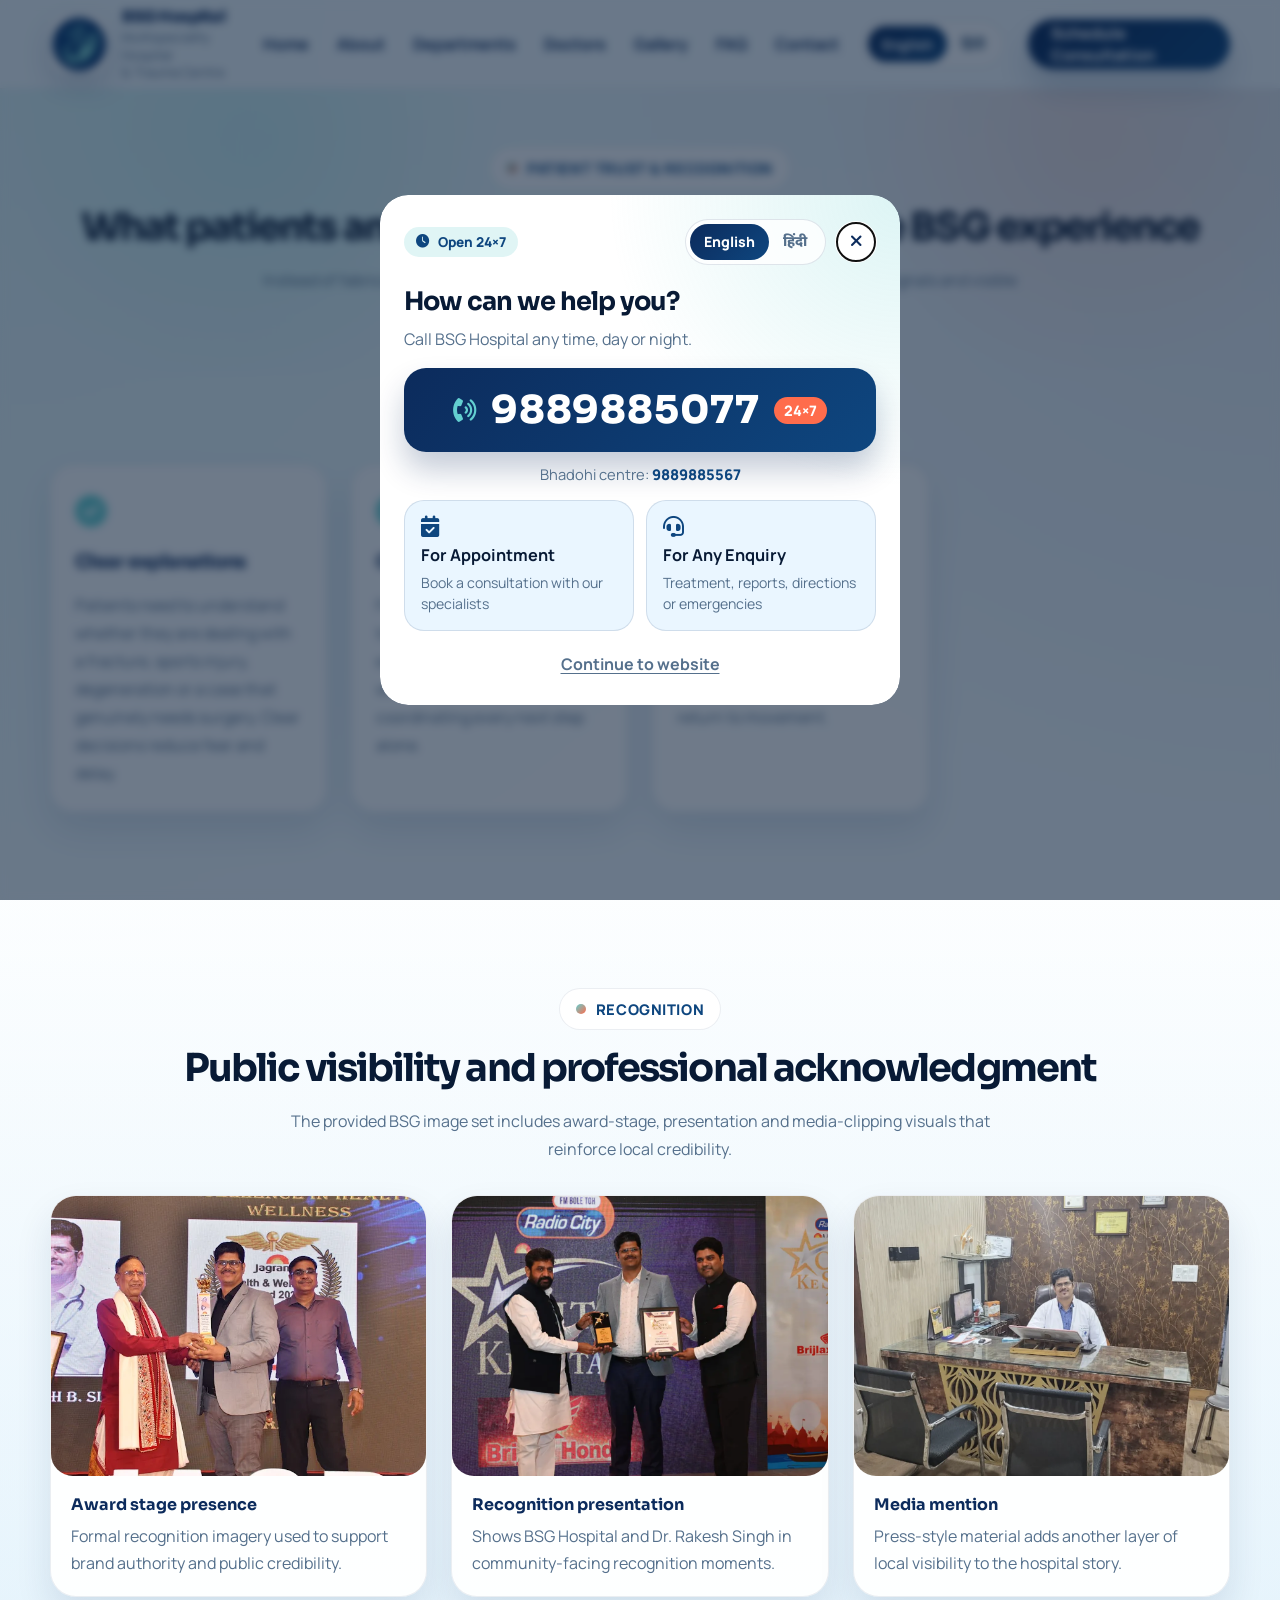
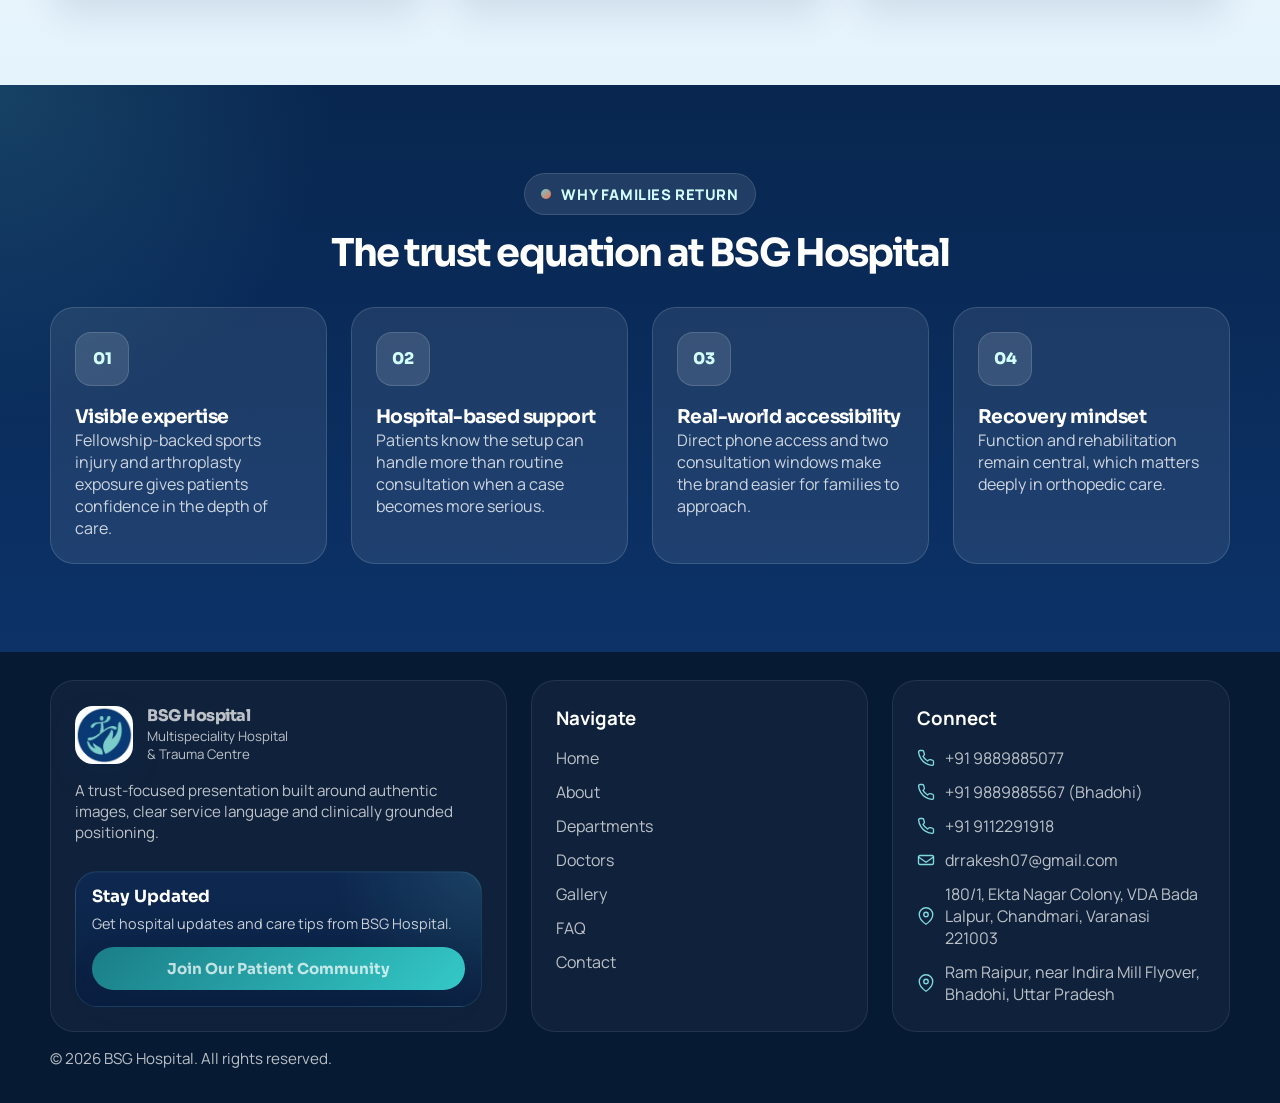
<file: testimonial.html>
<!DOCTYPE html>
<html lang="en">
<head>
  <meta charset="UTF-8">
  <meta name="viewport" content="width=device-width, initial-scale=1.0">
  <script>(function(d){d.classList.add('js');try{if(localStorage.getItem('bsg-lang')==='hi'){d.classList.add('i18n-pending');var l=document.createElement('link');l.rel='preload';l.as='script';l.href='assets/js/i18n-hi.js?v=20261016';document.head.appendChild(l);setTimeout(function(){d.classList.remove('i18n-pending')},2500)}}catch(e){}})(document.documentElement)</script>
  <meta name="description" content="Patient trust, care values and recognition highlights for BSG Hospital.">
  <title>Patient Trust &amp; Recognition | BSG Hospital</title>
  <link rel="icon" href="assets/img/bsg-local/favicon-64.png" type="image/png">
  <link rel="preconnect" href="https://fonts.googleapis.com">
  <link rel="preconnect" href="https://fonts.gstatic.com" crossorigin>
  <link rel="stylesheet" href="assets/css/main.css?v=20261016">
  <link rel="stylesheet" href="https://fonts.googleapis.com/css2?family=Manrope:wght@400..800&amp;family=Noto+Sans+Devanagari:wght@400..800&amp;family=Sora:wght@400..800&amp;display=swap" media="print" onload="this.media='all'">
  <noscript><link rel="stylesheet" href="https://fonts.googleapis.com/css2?family=Manrope:wght@400..800&amp;family=Noto+Sans+Devanagari:wght@400..800&amp;family=Sora:wght@400..800&amp;display=swap"></noscript>
  <script src="assets/js/i18n.js?v=20261016" defer></script>
  <script src="assets/js/main.js?v=20261016" defer></script>
</head>
<body class="site-body" data-page="trust">
  <header class="site-header">
    <div class="container nav-wrap">
      <a class="brand" href="index.html">
        <img class="brand-mark" src="assets/img/bsg-local/brand-mark.webp" alt="BSG Hospital logo" width="256" height="256" decoding="async">
        <span class="brand-copy">
          <strong>BSG Hospital</strong>
          <span>Multispeciality Hospital<br>&amp; Trauma Centre</span>
        </span>
      </a>
      <button class="nav-toggle" type="button" aria-label="Toggle navigation" aria-expanded="false" data-nav-toggle>
        <i class="fa-solid fa-bars"></i>
      </button>
      <nav class="site-nav" id="siteNav" aria-label="Main navigation">
        <a href="index.html">Home</a>
        <a href="about.html">About</a>
        <a href="services.html">Departments</a>
        <a href="doctors.html">Doctors</a>
        <a href="Gallery.html">Gallery</a>
        <a href="faq.html">FAQ</a>
        <a href="contact.html">Contact</a>
      </nav>

      <div class="lang-switch" role="group" aria-label="Language">
        <button type="button" data-lang="en" aria-pressed="true"><span class="lang-full">English</span><span class="lang-short">EN</span></button>
        <button type="button" data-lang="hi" aria-pressed="false" lang="hi"><span class="lang-full">हिंदी</span><span class="lang-short">हिं</span></button>
      </div>
      <div class="nav-actions">
        <a class="btn btn-ghost" href="https://drrakeshbs.exlyapp.com/d0840bde-e72e-41d0-b3d3-5908b804f4e7" target="_blank" rel="noopener noreferrer">Schedule Consultation</a>
      </div>
    </div>
  </header>

  <main>
    <section class="page-hero">
      <div class="container">
        <div class="section-heading centered reveal">
          <span class="page-kicker">Patient Trust &amp; Recognition</span>
          <h1 class="page-title">What patients and families usually value in the BSG experience</h1>
          <p class="section-copy">Instead of fabricated testimonials, this page highlights the care qualities, recognition signals and visible strengths that shape confidence in the hospital.</p>
        </div>
      </div>
    </section>

    <section class="section">
      <div class="container">
        <div class="quote-grid">
          <article class="card reveal">
            <div class="quote-mark"><i class="fa-solid fa-circle-check"></i></div>
            <h3>Clear explanations</h3>
            <p>Patients need to understand whether they are dealing with a fracture, sports injury, degeneration or a case that genuinely needs surgery. Clear decisions reduce fear and delay.</p>
          </article>
          <article class="card reveal">
            <div class="quote-mark"><i class="fa-solid fa-circle-check"></i></div>
            <h3>One connected pathway</h3>
            <p>From consultation to operation to rehabilitation, the experience feels stronger when the patient is not left coordinating every next step alone.</p>
          </article>
          <article class="card reveal">
            <div class="quote-mark"><i class="fa-solid fa-circle-check"></i></div>
            <h3>Respect for function</h3>
            <p>The goal is not only radiological correction. It is pain relief, confidence, joint function and a meaningful return to movement.</p>
          </article>
        </div>
      </div>
    </section>

    <section class="section section-alt">
      <div class="container">
        <div class="section-heading centered reveal">
          <span class="eyebrow">Recognition</span>
          <h2 class="section-title">Public visibility and professional acknowledgment</h2>
          <p class="section-copy">The provided BSG image set includes award-stage, presentation and media-clipping visuals that reinforce local credibility.</p>
        </div>
        <div class="gallery-grid">
          <article class="gallery-card reveal">
            <img src="assets/img/bsg-local/award-stage.webp" alt="Award stage" width="680" height="453" loading="lazy" decoding="async">
            <div class="gallery-caption">
              <strong>Award stage presence</strong>
              <span>Formal recognition imagery used to support brand authority and public credibility.</span>
            </div>
          </article>
          <article class="gallery-card reveal">
            <img src="assets/img/bsg-local/award-present.webp" alt="Award presentation" width="1200" height="798" loading="lazy" decoding="async">
            <div class="gallery-caption">
              <strong>Recognition presentation</strong>
              <span>Shows BSG Hospital and Dr. Rakesh Singh in community-facing recognition moments.</span>
            </div>
          </article>
          <article class="gallery-card reveal">
            <img src="assets/img/bsg-local/news-clip.webp" alt="Newspaper clipping" width="1114" height="1480" loading="lazy" decoding="async">
            <div class="gallery-caption">
              <strong>Media mention</strong>
              <span>Press-style material adds another layer of local visibility to the hospital story.</span>
            </div>
          </article>
        </div>
      </div>
    </section>

    <section class="section section-dark">
      <div class="container">
        <div class="section-heading centered reveal">
          <span class="eyebrow">Why Families Return</span>
          <h2 class="section-title">The trust equation at BSG Hospital</h2>
        </div>
        <div class="process-grid">
          <article class="process-card reveal">
            <span class="process-index">01</span>
            <h3>Visible expertise</h3>
            <p>Fellowship-backed sports injury and arthroplasty exposure gives patients confidence in the depth of care.</p>
          </article>
          <article class="process-card reveal">
            <span class="process-index">02</span>
            <h3>Hospital-based support</h3>
            <p>Patients know the setup can handle more than routine consultation when a case becomes more serious.</p>
          </article>
          <article class="process-card reveal">
            <span class="process-index">03</span>
            <h3>Real-world accessibility</h3>
            <p>Direct phone access and two consultation windows make the brand easier for families to approach.</p>
          </article>
          <article class="process-card reveal">
            <span class="process-index">04</span>
            <h3>Recovery mindset</h3>
            <p>Function and rehabilitation remain central, which matters deeply in orthopedic care.</p>
          </article>
        </div>
      </div>
    </section>
  </main>

  <footer class="footer">
    <div class="container footer-grid">
      <div class="footer-card">
        <a class="brand" href="index.html">
          <img class="brand-mark" src="assets/img/bsg-local/brand-mark.webp" alt="BSG Hospital logo" width="256" height="256" loading="lazy" decoding="async">
          <span class="brand-copy">
            <strong>BSG Hospital</strong>
            <span>Multispeciality Hospital<br>&amp; Trauma Centre</span>
          </span>
        </a>
        <p class="footer-note">A trust-focused presentation built around authentic images, clear service language and clinically grounded positioning.</p>
        <div class="footer-mini-cta">
          <h3 class="footer-mini-cta-title">Stay Updated</h3>
          <p class="footer-mini-cta-text">Get hospital updates and care tips from BSG Hospital.</p>
          <a class="footer-mini-cta-button" href="contact.html">Join Our Patient Community</a>
        </div>
      </div>
      <div class="footer-card">
        <h3>Navigate</h3>
        <div class="footer-links">
          <a href="index.html">Home</a>
          <a href="about.html">About</a>
          <a href="services.html">Departments</a>
          <a href="doctors.html">Doctors</a>
          <a href="Gallery.html">Gallery</a>
          <a href="faq.html">FAQ</a>
          <a href="contact.html">Contact</a>
        </div>
      </div>
      <div class="footer-card">
        <h3>Connect</h3>
        <div class="footer-links">
          <a class="footer-icon-link" href="tel:+919889885077"><span class="footer-link-icon" aria-hidden="true"><svg viewBox="0 0 24 24" fill="none"><path d="M22 16.92v3a2 2 0 0 1-2.18 2 19.8 19.8 0 0 1-8.63-3.07 19.5 19.5 0 0 1-6-6A19.8 19.8 0 0 1 2.12 4.18 2 2 0 0 1 4.11 2h3a2 2 0 0 1 2 1.72c.12.9.33 1.78.63 2.61a2 2 0 0 1-.45 2.11L8 9.91a16 16 0 0 0 6.09 6.09l1.47-1.29a2 2 0 0 1 2.11-.45c.83.3 1.71.51 2.61.63A2 2 0 0 1 22 16.92Z" stroke-width="1.8" stroke-linecap="round" stroke-linejoin="round"/></svg></span><span>+91 9889885077</span></a>
          <a class="footer-icon-link" href="tel:+919889885567"><span class="footer-link-icon" aria-hidden="true"><svg viewBox="0 0 24 24" fill="none"><path d="M22 16.92v3a2 2 0 0 1-2.18 2 19.8 19.8 0 0 1-8.63-3.07 19.5 19.5 0 0 1-6-6A19.8 19.8 0 0 1 2.12 4.18 2 2 0 0 1 4.11 2h3a2 2 0 0 1 2 1.72c.12.9.33 1.78.63 2.61a2 2 0 0 1-.45 2.11L8 9.91a16 16 0 0 0 6.09 6.09l1.47-1.29a2 2 0 0 1 2.11-.45c.83.3 1.71.51 2.61.63A2 2 0 0 1 22 16.92Z" stroke-width="1.8" stroke-linecap="round" stroke-linejoin="round"/></svg></span><span>+91 9889885567 (Bhadohi)</span></a>
          <a class="footer-icon-link" href="tel:+919112291918"><span class="footer-link-icon" aria-hidden="true"><svg viewBox="0 0 24 24" fill="none"><path d="M22 16.92v3a2 2 0 0 1-2.18 2 19.8 19.8 0 0 1-8.63-3.07 19.5 19.5 0 0 1-6-6A19.8 19.8 0 0 1 2.12 4.18 2 2 0 0 1 4.11 2h3a2 2 0 0 1 2 1.72c.12.9.33 1.78.63 2.61a2 2 0 0 1-.45 2.11L8 9.91a16 16 0 0 0 6.09 6.09l1.47-1.29a2 2 0 0 1 2.11-.45c.83.3 1.71.51 2.61.63A2 2 0 0 1 22 16.92Z" stroke-width="1.8" stroke-linecap="round" stroke-linejoin="round"/></svg></span><span>+91 9112291918</span></a>
          <a class="footer-icon-link" href="mailto:drrakesh07@gmail.com"><span class="footer-link-icon" aria-hidden="true"><svg viewBox="0 0 24 24" fill="none"><path d="M4 6h16a2 2 0 0 1 2 2v8a2 2 0 0 1-2 2H4a2 2 0 0 1-2-2V8a2 2 0 0 1 2-2Z" stroke-width="1.8" stroke-linecap="round" stroke-linejoin="round"/><path d="m22 8-10 7L2 8" stroke-width="1.8" stroke-linecap="round" stroke-linejoin="round"/></svg></span><span>drrakesh07@gmail.com</span></a>
          <a class="footer-icon-link" href="https://www.google.com/maps/search/?api=1&amp;query=BSG+Hospital,+180%2F1+Ekta+Nagar+Colony,+Bada+Lalpur,+Chandmari,+Varanasi+221003" target="_blank" rel="noopener"><span class="footer-link-icon" aria-hidden="true"><svg viewBox="0 0 24 24" fill="none"><path d="M21 10c0 7-9 13-9 13S3 17 3 10a9 9 0 1 1 18 0Z" stroke-width="1.8" stroke-linecap="round" stroke-linejoin="round"/><circle cx="12" cy="10" r="3" stroke-width="1.8"/></svg></span><span>180/1, Ekta Nagar Colony, VDA Bada Lalpur, Chandmari, Varanasi 221003</span></a>
          <a class="footer-icon-link" href="https://www.google.com/maps/search/?api=1&amp;query=BSG+Hospital,+Bhadohi+Nagar+Palika,+Uttar+Pradesh" target="_blank" rel="noopener"><span class="footer-link-icon" aria-hidden="true"><svg viewBox="0 0 24 24" fill="none"><path d="M21 10c0 7-9 13-9 13S3 17 3 10a9 9 0 1 1 18 0Z" stroke-width="1.8" stroke-linecap="round" stroke-linejoin="round"/><circle cx="12" cy="10" r="3" stroke-width="1.8"/></svg></span><span>Ram Raipur, near Indira Mill Flyover, Bhadohi, Uttar Pradesh</span></a>
        </div>
      </div>
    </div>
    <div class="container">
      <p class="footer-note">© <span data-year></span> BSG Hospital. All rights reserved.</p>
    </div>
  </footer>
  <dialog class="welcome-popup" aria-labelledby="welcomePopupTitle" data-welcome-popup>
    <div class="welcome-popup-panel">
      <div class="welcome-popup-top">
        <span class="welcome-popup-badge"><i class="fa-solid fa-clock"></i>Open 24×7</span>
        <div class="lang-switch" role="group" aria-label="Language">
          <button type="button" data-lang="en" aria-pressed="true"><span class="lang-full">English</span><span class="lang-short">EN</span></button>
          <button type="button" data-lang="hi" aria-pressed="false" lang="hi"><span class="lang-full">हिंदी</span><span class="lang-short">हिं</span></button>
        </div>
        <button class="welcome-popup-close" type="button" aria-label="Close" data-welcome-close autofocus><i class="fa-solid fa-xmark"></i></button>
      </div>
      <h2 class="welcome-popup-title" id="welcomePopupTitle">How can we help you?</h2>
      <p class="welcome-popup-copy">Call BSG Hospital any time, day or night.</p>
      <a class="welcome-popup-number" href="tel:+919889885077">
        <i class="fa-solid fa-phone-volume"></i>
        <span class="welcome-popup-digits">9889885077</span>
        <span class="welcome-popup-hours">24×7</span>
      </a>
      <p class="welcome-popup-alt">Bhadohi centre: <a href="tel:+919889885567">9889885567</a></p>
      <div class="welcome-popup-options">
        <a class="welcome-popup-option" href="tel:+919889885077">
          <i class="fa-solid fa-calendar-check"></i>
          <strong>For Appointment</strong>
          <span>Book a consultation with our specialists</span>
        </a>
        <a class="welcome-popup-option" href="tel:+919889885077">
          <i class="fa-solid fa-headset"></i>
          <strong>For Any Enquiry</strong>
          <span>Treatment, reports, directions or emergencies</span>
        </a>
      </div>
      <button class="welcome-popup-skip" type="button" data-welcome-close>Continue to website</button>
    </div>
  </dialog>
</body>
</html>
</file>
<file: assets/css/main.css>
:root {
  --bg: #f4fbff;
  --surface: #ffffff;
  --surface-soft: #eaf6ff;
  --surface-strong: #d5ecfb;
  --ink: #0c2b5c;
  --ink-strong: #081a35;
  --muted: #55708c;
  --accent: #63cfd0;
  --accent-strong: #27b4b6;
  --accent-deep: #0e467f;
  --signal: #ff6c4c;
  --line: rgba(12, 43, 92, 0.12);
  --shadow-lg: 0 28px 60px rgba(12, 43, 92, 0.16);
  --shadow-md: 0 18px 36px rgba(12, 43, 92, 0.11);
  --radius-xl: 32px;
  --radius-lg: 24px;
  --radius-md: 18px;
  --radius-sm: 14px;
  --container: 1180px;
}

*,
*::before,
*::after {
  box-sizing: border-box;
}

html {
  scroll-behavior: smooth;
}

body {
  margin: 0;
  font-family: "Manrope", "Noto Sans Devanagari", sans-serif;
  color: var(--ink);
  background:
    radial-gradient(circle at top left, rgba(99, 207, 208, 0.18), transparent 32%),
    radial-gradient(circle at top right, rgba(12, 43, 92, 0.1), transparent 28%),
    linear-gradient(180deg, #f6fcff 0%, #edf7fc 100%);
}

/* Returning Hindi visitors: hide until the translation is applied (max 2.5s). */
.i18n-pending body {
  visibility: hidden;
}

body.menu-open {
  overflow: hidden;
}

img {
  display: block;
  max-width: 100%;
  height: auto;
}

a {
  color: inherit;
  text-decoration: none;
}

button,
input,
textarea {
  font: inherit;
}

p,
h1,
h2,
h3,
h4,
h5,
h6 {
  margin: 0;
}

ul {
  list-style: none;
  margin: 0;
  padding: 0;
}

.container {
  width: min(var(--container), calc(100% - 40px));
  margin: 0 auto;
}

.topbar {
  background: linear-gradient(90deg, var(--ink-strong), var(--accent-deep));
  color: #fff;
  font-size: 0.94rem;
}

.topbar-inner {
  min-height: 48px;
  display: flex;
  align-items: center;
  justify-content: space-between;
  gap: 18px;
}

.topbar-inner strong {
  color: #8ef2f2;
}

.site-header {
  position: sticky;
  top: 0;
  z-index: 40;
  backdrop-filter: blur(18px);
  background: rgba(244, 251, 255, 0.86);
  border-bottom: 1px solid rgba(12, 43, 92, 0.08);
}

.nav-wrap {
  min-height: 88px;
  display: flex;
  align-items: center;
  gap: 24px;
}

.brand {
  display: flex;
  align-items: center;
  gap: 14px;
  min-width: 0;
}

.brand-mark {
  width: 58px;
  height: 58px;
  border-radius: 18px;
  object-fit: cover;
  box-shadow: 0 12px 28px rgba(12, 43, 92, 0.18);
}

.brand-copy {
  display: flex;
  flex-direction: column;
  gap: 2px;
}

.brand-copy strong {
  font-family: "Sora", "Noto Sans Devanagari", sans-serif;
  font-size: 1rem;
  font-weight: 800;
  letter-spacing: -0.03em;
}

.brand-copy span {
  max-width: 330px;
  color: var(--muted);
  font-size: 0.83rem;
  line-height: 1.35;
}

.site-nav {
  margin-left: auto;
  display: flex;
  align-items: center;
  gap: 28px;
}

.site-nav a {
  position: relative;
  font-weight: 700;
  color: var(--ink);
}

.site-nav a::after {
  content: "";
  position: absolute;
  left: 0;
  bottom: -8px;
  width: 100%;
  height: 3px;
  border-radius: 999px;
  background: linear-gradient(90deg, var(--accent), var(--signal));
  transform: scaleX(0);
  transform-origin: left;
  transition: transform 0.25s ease;
}

.site-nav a:hover::after,
.site-nav a.active::after {
  transform: scaleX(1);
}

.nav-actions {
  display: flex;
  align-items: center;
  gap: 12px;
}

.nav-actions .btn-ghost {
  color: #fff;
  background: linear-gradient(135deg, var(--ink), var(--accent-deep));
  border-color: transparent;
  box-shadow: 0 18px 30px rgba(12, 43, 92, 0.2);
}

.nav-actions .btn-ghost:hover {
  color: #fff;
}

.nav-toggle {
  display: none;
  width: 48px;
  height: 48px;
  border: 0;
  border-radius: 16px;
  background: linear-gradient(135deg, var(--ink), var(--accent-deep));
  color: #fff;
  box-shadow: var(--shadow-md);
}

.btn {
  display: inline-flex;
  align-items: center;
  justify-content: center;
  gap: 10px;
  min-height: 50px;
  padding: 0 22px;
  border-radius: 999px;
  border: 1px solid transparent;
  font-weight: 800;
  transition: transform 0.25s ease, box-shadow 0.25s ease, background 0.25s ease, color 0.25s ease;
}

.btn:hover {
  transform: translateY(-2px);
}

.btn-primary {
  color: #fff;
  background: linear-gradient(135deg, var(--ink), var(--accent-deep));
  box-shadow: 0 18px 30px rgba(12, 43, 92, 0.2);
}

.btn-secondary {
  color: var(--ink-strong);
  background: linear-gradient(135deg, #aef5f5, #dffefe);
  border-color: rgba(39, 180, 182, 0.16);
}

.btn-ghost {
  color: var(--ink);
  background: rgba(255, 255, 255, 0.72);
  border-color: rgba(12, 43, 92, 0.12);
}

.hero,
.page-hero {
  position: relative;
  overflow: hidden;
}

.hero::before,
.page-hero::before {
  content: "";
  position: absolute;
  inset: 0;
  background:
    radial-gradient(circle at 20% 18%, rgba(99, 207, 208, 0.18), transparent 26%),
    radial-gradient(circle at 85% 18%, rgba(255, 108, 76, 0.12), transparent 22%);
  pointer-events: none;
}

.hero {
  padding: 72px 0 40px;
}

.page-hero {
  padding: 58px 0 22px;
}

.hero-grid,
.split-grid,
.contact-grid,
.footer-grid,
.location-grid,
.cards,
.process-grid,
.metrics-grid,
.gallery-grid,
.quote-grid,
.timeline-grid,
.feature-grid {
  display: grid;
  gap: 24px;
}

.hero-grid,
.split-grid {
  grid-template-columns: 1.08fr 0.92fr;
  align-items: center;
}

.page-kicker,
.eyebrow {
  display: inline-flex;
  align-items: center;
  gap: 10px;
  padding: 10px 16px;
  border-radius: 999px;
  background: rgba(255, 255, 255, 0.88);
  border: 1px solid rgba(12, 43, 92, 0.08);
  color: var(--accent-deep);
  font-size: 0.92rem;
  font-weight: 800;
  letter-spacing: 0.04em;
  text-transform: uppercase;
}

.page-kicker::before,
.eyebrow::before {
  content: "";
  width: 10px;
  height: 10px;
  border-radius: 999px;
  background: linear-gradient(135deg, var(--accent), var(--signal));
}

.hero-title,
.page-title,
.section-title,
.cta-title {
  font-family: "Sora", "Noto Sans Devanagari", sans-serif;
  letter-spacing: -0.05em;
  color: var(--ink-strong);
}

.page-title,
.section-title,
.cta-title {
  font-size: clamp(2rem, 3vw, 3.2rem);
  line-height: 1.08;
}

.section-copy,
.section-lead,
.card p,
.contact-card p,
.footer-copy,
.faq-answer,
.list-copy {
  color: var(--muted);
  line-height: 1.75;
}

.hero-copy,
.section-heading,
.card,
.gallery-card,
.contact-card,
.footer-card,
.process-card,
.timeline-item,
.metric-card,
.location-card,
.faq-item {
  position: relative;
  z-index: 1;
}

.hero-actions,
.section-actions,
.button-row,
.detail-list,
.stat-row {
  display: flex;
  flex-wrap: wrap;
  gap: 12px;
}

.hero-actions {
  margin: 30px 0 32px;
}

.metrics-grid,
.feature-grid,
.cards,
.process-grid,
.quote-grid {
  grid-template-columns: repeat(3, minmax(0, 1fr));
}

.metric-card,
.card,
.process-card,
.contact-card,
.faq-item,
.location-card,
.footer-card {
  padding: 24px;
  border-radius: var(--radius-lg);
  background: rgba(255, 255, 255, 0.86);
  border: 1px solid rgba(12, 43, 92, 0.08);
  box-shadow: var(--shadow-md);
}

.metric-card strong {
  display: block;
  font-size: 1.95rem;
  font-family: "Sora", "Noto Sans Devanagari", sans-serif;
  line-height: 1;
}

.metric-card span {
  display: block;
  color: var(--muted);
  line-height: 1.45;
  font-size: 1rem;
  max-width: 18ch;
}

.section {
  padding: 88px 0;
}

.section-alt {
  background: linear-gradient(180deg, rgba(255, 255, 255, 0.74), rgba(213, 236, 251, 0.45));
}

.section-dark {
  background:
    radial-gradient(circle at top left, rgba(99, 207, 208, 0.16), transparent 24%),
    linear-gradient(180deg, #08264f 0%, #0c3268 100%);
  color: #fff;
}

.section-dark .eyebrow,
.section-dark .page-kicker {
  background: rgba(255, 255, 255, 0.1);
  color: #d2fdfe;
  border-color: rgba(255, 255, 255, 0.12);
}

.section-dark .section-title,
.section-dark .card h3,
.section-dark .process-card h3,
.section-dark .location-card h3,
.section-dark .cta-title {
  color: #fff;
}

.section-dark .section-copy,
.section-dark .card p,
.section-dark .process-card p,
.section-dark .location-card p {
  color: rgba(255, 255, 255, 0.78);
}

.section-heading {
  display: flex;
  flex-direction: column;
  gap: 18px;
  margin-bottom: 32px;
}

.section-heading.centered {
  align-items: center;
  text-align: center;
}

.section-heading.centered .section-copy {
  max-width: 760px;
}

.card h3,
.process-card h3,
.contact-card h3,
.location-card h3,
.faq-question,
.timeline-item h3 {
  font-family: "Sora", "Noto Sans Devanagari", sans-serif;
  font-size: 1.18rem;
  line-height: 1.35;
  letter-spacing: -0.03em;
}

.card-media,
.split-media img,
.gallery-card img,
.location-card img,
.timeline-item img {
  width: 100%;
  border-radius: 22px;
  object-fit: cover;
}

.card-media {
  height: 220px;
  margin-bottom: 18px;
}

.arthroplasty-card-media {
  object-position: center 32%;
}

.card {
  display: flex;
  flex-direction: column;
  gap: 16px;
}

.card ul,
.list-grid ul,
.info-list,
.detail-list {
  display: grid;
  gap: 12px;
}

.card li,
.list-grid li,
.info-list li,
.detail-list li {
  position: relative;
  padding-left: 22px;
  color: var(--muted);
  line-height: 1.65;
}

.card li::before,
.list-grid li::before,
.info-list li::before,
.detail-list li::before {
  content: "";
  position: absolute;
  left: 0;
  top: 11px;
  width: 10px;
  height: 10px;
  border-radius: 999px;
  background: linear-gradient(135deg, var(--accent), var(--signal));
}

.section-dark .card,
.section-dark .process-card,
.section-dark .location-card {
  background: rgba(255, 255, 255, 0.08);
  border-color: rgba(255, 255, 255, 0.14);
  box-shadow: none;
}

.badge-row {
  display: flex;
  flex-wrap: wrap;
  gap: 12px;
}

.badge {
  padding: 10px 14px;
  border-radius: 14px;
  background: rgba(99, 207, 208, 0.12);
  border: 1px solid rgba(39, 180, 182, 0.16);
  color: var(--accent-deep);
  font-weight: 800;
}

.split-media-stack {
  position: relative;
  min-height: 480px;
}

.split-media-stack .primary {
  width: 100%;
  height: 480px;
  object-fit: cover;
  border-radius: 32px;
  box-shadow: var(--shadow-lg);
}

.split-media-stack .primary.doctor-desk-image {
  object-position: center top;
}

.page-hero .split-media-stack .primary {
  object-position: center center;
}

.page-hero .split-media-stack .primary.doctor-portrait-image {
  object-fit: contain;
  object-position: center bottom;
  padding: 12px 0 0;
  background: linear-gradient(180deg, rgba(12, 43, 92, 0.06), rgba(12, 43, 92, 0.02));
}

.split-media-stack .secondary {
  position: absolute;
  right: -8px;
  bottom: -24px;
  width: 240px;
  height: 230px;
  border: 10px solid rgba(255, 255, 255, 0.95);
  box-shadow: var(--shadow-md);
}

.contact-hero-grid {
  align-items: center;
}

.contact-hero-media {
  display: flex;
  justify-content: center;
}

.contact-hero-frame {
  position: relative;
  width: min(100%, 430px);
  padding: 18px;
  border-radius: 36px;
  background: linear-gradient(180deg, rgba(255, 255, 255, 0.9), rgba(213, 236, 251, 0.72));
  border: 1px solid rgba(12, 43, 92, 0.08);
  box-shadow: var(--shadow-lg);
}

.contact-hero-image {
  position: relative;
  z-index: 1;
  width: 100%;
  height: 560px;
  object-fit: cover;
  object-position: center top;
  border-radius: 28px;
}

.process-grid,
.quote-grid,
.location-grid {
  grid-template-columns: repeat(4, minmax(0, 1fr));
}

.process-card {
  min-height: 220px;
}

.process-index {
  display: inline-flex;
  align-items: center;
  justify-content: center;
  width: 54px;
  height: 54px;
  border-radius: 16px;
  margin-bottom: 18px;
  background: linear-gradient(135deg, rgba(99, 207, 208, 0.22), rgba(12, 43, 92, 0.12));
  border: 1px solid rgba(12, 43, 92, 0.1);
  color: var(--accent-deep);
  font-family: "Sora", "Noto Sans Devanagari", sans-serif;
  font-weight: 800;
}

.section-dark .process-index {
  background: rgba(255, 255, 255, 0.12);
  border-color: rgba(255, 255, 255, 0.14);
  color: #d2fdfe;
}

.timeline-grid {
  grid-template-columns: repeat(2, minmax(0, 1fr));
}

.timeline-item {
  padding: 24px;
  border-radius: var(--radius-lg);
  background: rgba(255, 255, 255, 0.86);
  border: 1px solid rgba(12, 43, 92, 0.08);
  box-shadow: var(--shadow-md);
}

.timeline-item .year {
  display: inline-flex;
  margin-bottom: 12px;
  padding: 8px 14px;
  border-radius: 999px;
  background: rgba(12, 43, 92, 0.08);
  color: var(--accent-deep);
  font-weight: 800;
}

.gallery-grid {
  grid-template-columns: repeat(3, minmax(0, 1fr));
}

.gallery-card {
  overflow: hidden;
  background: rgba(255, 255, 255, 0.92);
  border-radius: 26px;
  border: 1px solid rgba(12, 43, 92, 0.08);
  box-shadow: var(--shadow-md);
}

.gallery-card img {
  height: 280px;
}

.gallery-card.tall img {
  height: 420px;
}

.gallery-card.wide {
  grid-column: span 2;
}

.gallery-card.wide img {
  height: 360px;
}

.gallery-caption {
  padding: 18px 20px 20px;
}

.gallery-caption strong {
  display: block;
  font-family: "Sora", "Noto Sans Devanagari", sans-serif;
  font-size: 1rem;
}

.gallery-caption span {
  display: block;
  margin-top: 8px;
  color: var(--muted);
  line-height: 1.65;
}

.quote-grid .card {
  min-height: 100%;
}

.quote-mark {
  font-size: 2rem;
  color: var(--accent);
}

.faq-list {
  display: grid;
  gap: 16px;
}

.faq-item {
  padding: 0;
  overflow: hidden;
}

.faq-question {
  width: 100%;
  display: flex;
  align-items: center;
  justify-content: space-between;
  gap: 18px;
  padding: 22px 24px;
  border: 0;
  background: transparent;
  color: var(--ink-strong);
  text-align: left;
  cursor: pointer;
}

.faq-question i {
  transition: transform 0.25s ease;
}

.faq-item.open .faq-question i {
  transform: rotate(180deg);
}

.faq-answer {
  max-height: 0;
  overflow: hidden;
  padding: 0 24px;
  transition: max-height 0.3s ease, padding 0.3s ease;
}

.faq-item.open .faq-answer {
  max-height: 220px;
  padding: 0 24px 24px;
}

.contact-grid {
  grid-template-columns: 0.95fr 1.05fr;
}

.contact-card strong,
.location-card strong {
  font-size: 1rem;
  color: var(--ink-strong);
}

.contact-card .info-list li {
  padding-left: 30px;
}

.contact-card .info-list li::before {
  top: 6px;
  width: auto;
  height: auto;
  background: transparent;
}

.contact-card .info-list i {
  position: absolute;
  left: 0;
  top: 4px;
  color: var(--accent-deep);
}

.map-card {
  display: flex;
  flex-direction: column;
  gap: 18px;
}

.map-frame {
  overflow: hidden;
  border-radius: var(--radius-md);
  border: 1px solid var(--line);
  aspect-ratio: 16 / 10;
  background: var(--surface-soft);
}

.map-frame iframe {
  display: block;
  width: 100%;
  height: 100%;
  border: 0;
}

.map-actions {
  display: flex;
  flex-wrap: wrap;
  gap: 12px;
  margin-top: auto;
}

.btn-whatsapp {
  color: #fff;
  background: linear-gradient(135deg, #1faa53, #25d366);
  box-shadow: 0 14px 26px rgba(37, 211, 102, 0.22);
}

@media (max-width: 640px) {
  .map-actions .btn {
    flex: 1 1 100%;
  }
}

.cta-band {
  padding: 34px;
  border-radius: 34px;
  background:
    radial-gradient(circle at top right, rgba(99, 207, 208, 0.2), transparent 30%),
    linear-gradient(135deg, #0b2d60, #144e8e);
  color: #fff;
  box-shadow: var(--shadow-lg);
}

.cta-band .cta-title {
  color: #ffffff;
}

.cta-band p {
  max-width: 760px;
  margin-top: 14px;
  color: rgba(255, 255, 255, 0.92);
  line-height: 1.7;
}

.footer {
  padding: 28px 0 34px;
  background: #071a34;
  color: #fff;
}

.footer-grid {
  grid-template-columns: 1.15fr 0.85fr 0.85fr;
  align-items: stretch;
}

.footer-card {
  height: 100%;
  display: flex;
  flex-direction: column;
  background: rgba(255, 255, 255, 0.04);
  border-color: rgba(255, 255, 255, 0.08);
  box-shadow: none;
}

.footer .brand-copy span,
.footer-copy,
.footer-card a,
.footer-note {
  color: rgba(255, 255, 255, 0.72);
}

.footer-note {
  margin-top: 16px;
  font-size: 0.95rem;
}

.footer-mini-cta {
  margin-top: auto;
  margin-block-start: 28px;
  padding: 16px;
  border-radius: 22px;
  background:
    radial-gradient(circle at top right, rgba(99, 207, 208, 0.14), transparent 34%),
    linear-gradient(180deg, rgba(14, 41, 82, 0.96), rgba(10, 31, 64, 0.98));
  border: 1px solid rgba(99, 207, 208, 0.14);
  box-shadow: inset 0 1px 0 rgba(255, 255, 255, 0.03);
}

.footer-mini-cta-title {
  margin: 0;
  color: #fff;
  font-family: "Sora", "Noto Sans Devanagari", sans-serif;
  font-size: 1.05rem;
  line-height: 1.1;
}

.footer-mini-cta-text {
  margin: 8px 0 0;
  color: rgba(255, 255, 255, 0.78);
  font-size: 0.9rem;
  line-height: 1.45;
}

.footer-mini-cta-button {
  margin-top: 12px;
  display: inline-flex;
  align-items: center;
  justify-content: center;
  width: 100%;
  padding: 12px 16px;
  border-radius: 999px;
  background: linear-gradient(135deg, #1a7d87, #34c9c7);
  color: #041a2f;
  font-family: "Sora", "Noto Sans Devanagari", sans-serif;
  font-size: 0.94rem;
  font-weight: 700;
  text-align: center;
  box-shadow: 0 12px 24px rgba(8, 39, 70, 0.24);
  transition: transform 0.2s ease, box-shadow 0.2s ease, filter 0.2s ease;
}

.footer-mini-cta-button:hover {
  color: #041a2f;
  transform: translateY(-1px);
  box-shadow: 0 16px 28px rgba(8, 39, 70, 0.3);
  filter: brightness(1.03);
}

.footer-links {
  display: grid;
  gap: 12px;
}

.footer-card .footer-links {
  margin-top: 16px;
}

.footer-icon-link {
  display: inline-flex;
  align-items: center;
  gap: 10px;
}

.footer-link-icon {
  width: 18px;
  height: 18px;
  display: inline-flex;
  align-items: center;
  justify-content: center;
  flex: 0 0 18px;
  color: rgba(142, 242, 242, 0.88);
}

.footer-link-icon svg {
  width: 18px;
  height: 18px;
  stroke: currentColor;
}

.footer-links a:hover,
.contact-link:hover {
  color: #8ef2f2;
}

/* Scroll reveal only applies once JS is running (html.js), so content is never
   stuck hidden if scripts fail. The first screen (hero) is never delayed. */
.js .reveal {
  opacity: 0;
  transform: translateY(32px);
  transition: opacity 0.7s ease, transform 0.7s ease;
}

.js .reveal.is-visible,
.js .hero .reveal,
.js .page-hero .reveal {
  opacity: 1;
  transform: none;
}

.js .hero .reveal,
.js .page-hero .reveal {
  transition: none;
}

@media (prefers-reduced-motion: reduce) {
  .js .reveal {
    opacity: 1;
    transform: none;
    transition: none;
  }


  html {
    scroll-behavior: auto;
  }
}

@media (max-width: 1100px) {
  .site-nav {
    gap: 20px;
  }

  .hero-grid,
  .split-grid,
  .contact-grid,
  .footer-grid,
  .location-grid,
  .process-grid {
    grid-template-columns: 1fr;
  }

  .split-media-stack {
    min-height: auto;
  }

  .split-media-stack .primary {
    height: 480px;
  }

  .contact-hero-image {
    height: 500px;
  }

  .metrics-grid,
  .feature-grid,
  .cards,
  .quote-grid,
  .timeline-grid {
    grid-template-columns: repeat(2, minmax(0, 1fr));
  }
}

@media (max-width: 900px) {
  .topbar-inner {
    padding: 10px 0;
    flex-direction: column;
    align-items: flex-start;
  }

  .nav-wrap {
    min-height: 78px;
  }

  .nav-toggle {
    display: inline-flex;
    align-items: center;
    justify-content: center;
    margin-left: auto;
  }

  .nav-actions {
    display: none;
  }

  .site-nav {
    position: fixed;
    inset: 136px 20px auto;
    flex-direction: column;
    align-items: flex-start;
    gap: 18px;
    padding: 24px;
    border-radius: 28px;
    background: rgba(255, 255, 255, 0.98);
    border: 1px solid rgba(12, 43, 92, 0.1);
    box-shadow: var(--shadow-lg);
    opacity: 0;
    pointer-events: none;
    transform: translateY(-12px);
    transition: opacity 0.25s ease, transform 0.25s ease;
  }

  body.menu-open .site-nav {
    opacity: 1;
    pointer-events: auto;
    transform: translateY(0);
  }

  .brand-copy span {
    max-width: 230px;
  }

  .hero,
  .section {
    padding: 72px 0;
  }

  .gallery-grid {
    grid-template-columns: repeat(2, minmax(0, 1fr));
  }

}

@media (max-width: 640px) {
  .container {
    width: min(var(--container), calc(100% - 24px));
  }


  .page-title,
  .section-title,
  .cta-title {
    font-size: 1.9rem;
  }

  .brand-mark {
    width: 52px;
    height: 52px;
  }

  .brand-copy strong {
    font-size: 0.92rem;
  }

  .brand-copy span {
    font-size: 0.75rem;
  }

  .split-media-stack .primary {
    height: 390px;
  }

  .split-media-stack .secondary {
    position: static;
    width: 100%;
    margin-top: 16px;
  }

  .metrics-grid,
  .feature-grid,
  .cards,
  .process-grid,
  .quote-grid,
  .timeline-grid,
  .gallery-grid {
    grid-template-columns: 1fr;
  }

  .gallery-card.wide {
    grid-column: auto;
  }

  .contact-hero-frame {
    width: 100%;
    padding: 14px;
  }

  .contact-hero-image {
    height: 420px;
  }

  .gallery-card img,
  .gallery-card.tall img,
  .gallery-card.wide img {
    height: 260px;
  }

  .cta-band,
  .metric-card,
  .card,
  .process-card,
  .contact-card,
  .location-card,
  .timeline-item {
    padding: 20px;
  }
}

/* Language switch (English | हिंदी) */
.lang-switch {
  display: inline-flex;
  align-items: center;
  flex-shrink: 0;
  padding: 4px;
  border-radius: 999px;
  background: rgba(255, 255, 255, 0.8);
  border: 1px solid var(--line);
}

.lang-switch button {
  min-height: 36px;
  padding: 0 14px;
  border: 0;
  border-radius: 999px;
  background: transparent;
  color: var(--muted);
  font: inherit;
  font-size: 0.88rem;
  font-weight: 800;
  cursor: pointer;
  transition: background 0.2s ease, color 0.2s ease;
}

.lang-switch button[aria-pressed="true"] {
  color: #fff;
  background: linear-gradient(135deg, var(--ink), var(--accent-deep));
}

.lang-switch .lang-short {
  display: none;
}

@media (max-width: 900px) {
  .lang-switch {
    order: 2;
    margin-left: auto;
  }

  .nav-toggle {
    order: 3;
    margin-left: 0;
  }
}

@media (max-width: 640px) {
  .nav-wrap {
    gap: 12px;
  }

  .lang-switch button {
    min-height: 32px;
    padding: 0 10px;
  }

  .lang-switch .lang-full {
    display: none;
  }

  .lang-switch .lang-short {
    display: inline;
  }
}

/* Welcome popup: 24×7 helpline */
.welcome-popup {
  width: min(520px, calc(100% - 32px));
  max-height: calc(100% - 32px);
  padding: 0;
  border: 0;
  border-radius: 28px;
  background: transparent;
  color: var(--ink);
  overflow: auto;
}

.welcome-popup::backdrop {
  background: rgba(8, 26, 53, 0.58);
  backdrop-filter: blur(4px);
}

.welcome-popup[open] {
  animation: welcome-popup-in 0.3s ease;
}

@keyframes welcome-popup-in {
  from {
    opacity: 0;
    transform: translateY(16px) scale(0.97);
  }

  to {
    opacity: 1;
    transform: none;
  }
}

.welcome-popup-panel {
  display: flex;
  flex-direction: column;
  gap: 16px;
  padding: 24px;
  border-radius: 28px;
  background:
    radial-gradient(circle at top right, rgba(99, 207, 208, 0.22), transparent 40%),
    var(--surface);
  box-shadow: var(--shadow-lg);
}

.welcome-popup-top {
  display: flex;
  align-items: center;
  gap: 10px;
}

.welcome-popup-top .lang-switch {
  order: 0;
  margin-left: auto;
}

.welcome-popup-badge {
  display: inline-flex;
  align-items: center;
  gap: 8px;
  padding: 6px 12px;
  border-radius: 999px;
  background: rgba(39, 180, 182, 0.14);
  color: var(--accent-deep);
  font-size: 0.85rem;
  font-weight: 800;
}

.welcome-popup-close {
  display: inline-flex;
  align-items: center;
  justify-content: center;
  flex-shrink: 0;
  width: 40px;
  height: 40px;
  border: 1px solid var(--line);
  border-radius: 999px;
  background: var(--surface);
  color: var(--ink);
  font-size: 1.05rem;
  cursor: pointer;
}

.welcome-popup-title {
  margin: 4px 0 0;
  font-family: "Sora", "Noto Sans Devanagari", sans-serif;
  font-size: 1.6rem;
  line-height: 1.25;
  letter-spacing: -0.03em;
  color: var(--ink-strong);
}

.welcome-popup-copy {
  margin: -6px 0 0;
  color: var(--muted);
  line-height: 1.6;
}

.welcome-popup-number {
  display: flex;
  align-items: center;
  justify-content: center;
  flex-wrap: wrap;
  gap: 10px 14px;
  padding: 18px 20px;
  border-radius: 22px;
  background: linear-gradient(135deg, var(--ink), var(--accent-deep));
  color: #fff;
  box-shadow: 0 18px 30px rgba(12, 43, 92, 0.24);
  transition: transform 0.25s ease;
}

.welcome-popup-number:hover {
  transform: translateY(-2px);
}

.welcome-popup-number i {
  font-size: 1.5rem;
  color: var(--accent);
}

.welcome-popup-digits {
  font-family: "Sora", sans-serif;
  font-size: clamp(1.9rem, 7vw, 2.4rem);
  font-weight: 800;
  letter-spacing: 0.02em;
}

.welcome-popup-hours {
  padding: 4px 10px;
  border-radius: 999px;
  background: var(--signal);
  color: #fff;
  font-size: 0.9rem;
  font-weight: 800;
}

.welcome-popup-options {
  display: grid;
  grid-template-columns: repeat(2, minmax(0, 1fr));
  gap: 12px;
}

.welcome-popup-option {
  display: flex;
  flex-direction: column;
  gap: 6px;
  padding: 16px;
  border-radius: 20px;
  border: 1px solid var(--line);
  background: var(--surface-soft);
  transition: border-color 0.2s ease, transform 0.2s ease;
}

.welcome-popup-option:hover {
  border-color: var(--accent-strong);
  transform: translateY(-2px);
}

.welcome-popup-option i {
  font-size: 1.3rem;
  color: var(--accent-deep);
}

.welcome-popup-option strong {
  font-size: 1.02rem;
  color: var(--ink-strong);
}

.welcome-popup-option span {
  color: var(--muted);
  font-size: 0.88rem;
  line-height: 1.5;
}

.welcome-popup-skip {
  align-self: center;
  padding: 6px 12px;
  border: 0;
  background: transparent;
  color: var(--muted);
  font: inherit;
  font-weight: 700;
  text-decoration: underline;
  text-underline-offset: 3px;
  cursor: pointer;
}

@media (max-width: 480px) {
  .welcome-popup-panel {
    padding: 20px 16px;
  }

  .welcome-popup-title {
    font-size: 1.35rem;
  }

  .welcome-popup-options {
    grid-template-columns: 1fr;
  }
}

/* Specialists (doctor team) */
.specialist-grid {
  display: flex;
  flex-wrap: wrap;
  justify-content: center;
  gap: 40px 64px;
  margin-top: 44px;
}

.specialist-card {
  display: flex;
  flex-direction: column;
  align-items: center;
  gap: 6px;
  width: 260px;
  text-align: center;
}

.specialist-photo {
  width: 188px;
  height: 188px;
  margin-bottom: 14px;
  padding: 8px;
  border-radius: 50%;
  border: 2px dashed rgba(23, 128, 127, 0.5);
  transition: border-color 0.25s ease, transform 0.25s ease;
}

.specialist-photo img {
  width: 100%;
  height: 100%;
  border-radius: 50%;
  object-fit: cover;
  object-position: center 18%;
  background: var(--surface-soft);
}

.specialist-card:hover .specialist-photo {
  border-color: var(--accent-strong);
  transform: translateY(-4px);
}

.specialist-name {
  margin: 0;
  font-family: "Sora", "Noto Sans Devanagari", sans-serif;
  font-size: 1.12rem;
  color: var(--ink-strong);
}

.specialist-role {
  color: #17807f;
  font-size: 0.92rem;
  font-weight: 800;
  line-height: 1.45;
}

.specialist-meta {
  color: var(--muted);
  font-size: 0.86rem;
  line-height: 1.55;
}

.specialist-link {
  display: inline-flex;
  align-items: center;
  gap: 8px;
  margin-top: 8px;
  color: var(--accent-deep);
  font-size: 0.9rem;
  font-weight: 800;
}

.specialist-link:hover {
  text-decoration: underline;
  text-underline-offset: 3px;
}

.title-accent {
  background: linear-gradient(90deg, var(--accent-deep), #17807f);
  -webkit-background-clip: text;
  background-clip: text;
  color: transparent;
}

/* OPD timings */
.opd-card-head {
  display: flex;
  align-items: center;
  gap: 14px;
}

.opd-card-head i {
  display: inline-flex;
  align-items: center;
  justify-content: center;
  flex-shrink: 0;
  width: 46px;
  height: 46px;
  border-radius: 14px;
  background: rgba(39, 180, 182, 0.14);
  color: var(--accent-deep);
  font-size: 1.1rem;
}

.opd-card-head h3 {
  margin: 0;
}

.opd-card-head span {
  color: var(--muted);
  font-size: 0.9rem;
}

.opd-list {
  display: grid;
  margin: 18px 0 20px;
  padding: 0;
}

.opd-list li {
  display: flex;
  align-items: center;
  justify-content: space-between;
  gap: 16px;
  padding: 13px 0;
  border-bottom: 1px dashed var(--line);
}

.opd-list li:last-child {
  border-bottom: 0;
}

.opd-list span {
  color: var(--muted);
  font-weight: 600;
}

.opd-list strong {
  color: var(--ink-strong);
  font-size: 1rem;
  text-align: right;
}

.opd-list .is-free strong {
  padding: 3px 12px;
  border-radius: 999px;
  background: rgba(23, 128, 127, 0.12);
  color: #17807f;
}

.opd-list .is-closed strong {
  color: #c2412a;
}

.opd-list .is-emergency strong {
  padding: 3px 12px;
  border-radius: 999px;
  background: var(--signal);
  color: #fff;
}

.opd-card .btn {
  width: 100%;
}

.welcome-popup-alt {
  margin: -4px 0 0;
  text-align: center;
  color: var(--muted);
  font-size: 0.92rem;
}

.welcome-popup-alt a {
  color: var(--accent-deep);
  font-weight: 800;
}

/* Departments */
.dept-grid {
  display: grid;
  grid-template-columns: repeat(4, minmax(0, 1fr));
  gap: 18px;
  margin-top: 40px;
}

.dept-card {
  display: flex;
  flex-direction: column;
  gap: 8px;
  padding: 22px;
  border-radius: var(--radius-lg);
  background: rgba(255, 255, 255, 0.9);
  border: 1px solid rgba(12, 43, 92, 0.08);
  box-shadow: var(--shadow-md);
  transition: transform 0.25s ease, border-color 0.25s ease;
}

.dept-card:hover {
  transform: translateY(-3px);
  border-color: rgba(23, 128, 127, 0.35);
}

.dept-icon {
  display: inline-flex;
  align-items: center;
  justify-content: center;
  width: 50px;
  height: 50px;
  margin-bottom: 6px;
  border-radius: 16px;
  background: linear-gradient(135deg, rgba(99, 207, 208, 0.22), rgba(12, 43, 92, 0.1));
  color: var(--accent-deep);
  font-size: 1.25rem;
}

.dept-card h3 {
  margin: 0;
  font-size: 1.05rem;
  line-height: 1.35;
  color: var(--ink-strong);
}

.dept-sub {
  color: #17807f;
  font-size: 0.86rem;
  font-weight: 800;
}

.dept-card p {
  margin: 0;
  color: var(--muted);
  font-size: 0.92rem;
  line-height: 1.6;
}

.dept-doctors {
  display: flex;
  flex-wrap: wrap;
  gap: 4px 8px;
  margin-top: auto;
  padding-top: 12px;
  border-top: 1px dashed var(--line);
  font-size: 0.86rem;
  font-weight: 700;
}

.dept-doctors i {
  margin-top: 3px;
  color: #17807f;
}

.dept-doctors a {
  color: var(--accent-deep);
  text-decoration: underline;
  text-underline-offset: 3px;
}

.dept-doctors span {
  color: var(--muted);
}

.dept-compact .dept-card p,
.dept-compact .dept-doctors {
  display: none;
}

.dept-compact .dept-card {
  flex-direction: row;
  align-items: center;
  gap: 14px;
  padding: 16px;
}

.dept-compact .dept-icon {
  flex-shrink: 0;
  margin-bottom: 0;
}

.dept-compact .dept-card > div {
  display: flex;
  flex-direction: column;
  gap: 2px;
}

.section-more {
  display: flex;
  justify-content: center;
  margin-top: 32px;
}

/* Facilities */
.facility-grid {
  display: grid;
  grid-template-columns: repeat(3, minmax(0, 1fr));
  gap: 16px;
  margin-top: 40px;
}

.facility-item {
  display: flex;
  align-items: flex-start;
  gap: 14px;
  padding: 18px;
  border-radius: var(--radius-md);
  background: rgba(255, 255, 255, 0.08);
  border: 1px solid rgba(255, 255, 255, 0.14);
}

.facility-item i {
  display: inline-flex;
  align-items: center;
  justify-content: center;
  flex-shrink: 0;
  width: 44px;
  height: 44px;
  border-radius: 14px;
  background: rgba(99, 207, 208, 0.18);
  color: var(--accent);
  font-size: 1.1rem;
}

.facility-item strong {
  display: block;
  color: #fff;
  font-size: 1rem;
  line-height: 1.4;
}

.facility-item span {
  display: block;
  margin-top: 4px;
  color: rgba(255, 255, 255, 0.72);
  font-size: 0.9rem;
  line-height: 1.55;
}

/* Visiting consultants: text cards (no photo), and per-doctor OPD timing */
.consultant-heading {
  margin: 56px auto 24px;
  text-align: center;
}

.consultant-heading h3 {
  margin: 0;
  font-family: "Sora", "Noto Sans Devanagari", sans-serif;
  font-size: 1.35rem;
  color: var(--ink-strong);
}

.consultant-heading p {
  margin: 6px 0 0;
  color: var(--muted);
}

.consultant-grid {
  display: grid;
  grid-template-columns: repeat(3, minmax(0, 1fr));
  gap: 16px;
}

.consultant-card {
  display: flex;
  flex-direction: column;
  align-items: flex-start;
  gap: 4px;
  padding: 20px 22px;
  border-radius: var(--radius-lg);
  background: rgba(255, 255, 255, 0.9);
  border: 1px solid rgba(12, 43, 92, 0.08);
  border-left: 4px solid #17807f;
  box-shadow: var(--shadow-md);
}

.consultant-card .specialist-name {
  margin-bottom: 2px;
}

.consultant-card .specialist-timing {
  margin-top: 10px;
}
.specialist-timing {
  display: inline-flex;
  align-items: flex-start;
  gap: 8px;
  margin-top: 6px;
  padding: 8px 12px;
  border-radius: 14px;
  background: rgba(23, 128, 127, 0.1);
  color: var(--ink-strong);
  font-size: 0.84rem;
  font-weight: 700;
  line-height: 1.45;
  text-align: left;
}

.specialist-timing i {
  margin-top: 3px;
  color: #17807f;
}

.specialist-timing.is-call {
  background: var(--surface-soft);
  color: var(--muted);
}

.note-banner {
  display: flex;
  align-items: flex-start;
  gap: 12px;
  max-width: 760px;
  margin: 28px auto 0;
  padding: 14px 18px;
  border-radius: var(--radius-md);
  background: rgba(255, 108, 76, 0.08);
  border: 1px solid rgba(255, 108, 76, 0.2);
  color: var(--ink);
  font-size: 0.92rem;
  line-height: 1.6;
}

.note-banner i {
  margin-top: 4px;
  color: var(--signal);
}

@media (max-width: 1100px) {
  .dept-grid {
    grid-template-columns: repeat(3, minmax(0, 1fr));
  }

  .facility-grid {
    grid-template-columns: repeat(2, minmax(0, 1fr));
  }
}

@media (max-width: 900px) {
  .dept-grid,
  .consultant-grid {
    grid-template-columns: repeat(2, minmax(0, 1fr));
  }
}

@media (max-width: 640px) {
  .dept-grid,
  .facility-grid {
    grid-template-columns: 1fr;
  }

  .consultant-grid {
    grid-template-columns: 1fr;
  }
}

/* Icons: Font Awesome 6 Free, subset to the glyphs this site uses.
   To add an icon, take its codepoint from fontawesome.com, add a rule below and
   re-run pyftsubset with the new codepoint added to --unicodes. */
@font-face {
  font-family: "Font Awesome 6 Free";
  font-style: normal;
  font-weight: 900;
  font-display: block;
  src: url("../fonts/fa-solid-subset.woff2") format("woff2");
}

@font-face {
  font-family: "Font Awesome 6 Brands";
  font-style: normal;
  font-weight: 400;
  font-display: block;
  src: url("../fonts/fa-brands-subset.woff2") format("woff2");
}

.fa-solid,
.fa-brands {
  display: inline-block;
  font-style: normal;
  font-variant: normal;
  line-height: 1;
  text-rendering: auto;
  -webkit-font-smoothing: antialiased;
  -moz-osx-font-smoothing: grayscale;
}

.fa-solid {
  font-family: "Font Awesome 6 Free";
  font-weight: 900;
}

.fa-brands {
  font-family: "Font Awesome 6 Brands";
  font-weight: 400;
}

.fa-arrow-right::before {
  content: "\f061";
}

.fa-baby::before {
  content: "\f77c";
}

.fa-bars::before {
  content: "\f0c9";
}

.fa-bed-pulse::before {
  content: "\f487";
}

.fa-bone::before {
  content: "\f5d7";
}

.fa-brain::before {
  content: "\f5dc";
}

.fa-calendar-check::before {
  content: "\f274";
}

.fa-capsules::before {
  content: "\f46b";
}

.fa-chevron-down::before {
  content: "\f078";
}

.fa-child::before {
  content: "\f1ae";
}

.fa-circle-check::before {
  content: "\f058";
}

.fa-circle-info::before {
  content: "\f05a";
}

.fa-clock::before {
  content: "\f017";
}

.fa-credit-card::before {
  content: "\f09d";
}

.fa-diamond-turn-right::before {
  content: "\f5eb";
}

.fa-droplet::before {
  content: "\f043";
}

.fa-envelope::before {
  content: "\f0e0";
}

.fa-hand-holding-heart::before {
  content: "\f4be";
}

.fa-hand-sparkles::before {
  content: "\e05d";
}

.fa-headset::before {
  content: "\f590";
}

.fa-heart-pulse::before {
  content: "\f21e";
}

.fa-hospital::before {
  content: "\f0f8";
}

.fa-kit-medical::before {
  content: "\f479";
}

.fa-landmark::before {
  content: "\f66f";
}

.fa-location-dot::before {
  content: "\f3c5";
}

.fa-lungs::before {
  content: "\f604";
}

.fa-microscope::before {
  content: "\f610";
}

.fa-person-pregnant::before {
  content: "\e31e";
}

.fa-person-walking::before {
  content: "\f554";
}

.fa-phone::before {
  content: "\f095";
}

.fa-phone-volume::before {
  content: "\f2a0";
}

.fa-procedures::before {
  content: "\f487";
}

.fa-stethoscope::before {
  content: "\f0f1";
}

.fa-truck-medical::before {
  content: "\f0f9";
}

.fa-user-doctor::before {
  content: "\f0f0";
}

.fa-vial::before {
  content: "\f492";
}

.fa-wave-square::before {
  content: "\f83e";
}

.fa-whatsapp::before {
  content: "\f232";
}

.fa-x-ray::before {
  content: "\f497";
}

.fa-xmark::before {
  content: "\f00d";
}

/* Home hero */
.btn-emergency {
  gap: 14px;
  min-height: 58px;
  padding: 8px 26px 8px 20px;
  color: #fff;
  background: linear-gradient(135deg, #d93b1f, #f0603f);
  box-shadow: 0 16px 30px -10px rgba(217, 59, 31, 0.55);
}

.btn-emergency .hero-pulse {
  background: #fff;
}

.btn-emergency .hero-pulse::after {
  border-color: rgba(255, 255, 255, 0.7);
}

.btn-emergency-text {
  display: flex;
  flex-direction: column;
  font-family: "Sora", "Noto Sans Devanagari", sans-serif;
  font-size: 1.15rem;
  font-weight: 800;
  line-height: 1.15;
  letter-spacing: 0.01em;
}

.btn-emergency-text small {
  font-family: "Manrope", "Noto Sans Devanagari", sans-serif;
  font-size: 0.72rem;
  font-weight: 800;
  letter-spacing: 0.08em;
  text-transform: uppercase;
  opacity: 0.9;
}

.hero-caption {
  display: flex;
  align-items: center;
  justify-content: center;
  gap: 12px;
  margin: 20px 0 0;
  color: var(--muted);
  font-size: 0.92rem;
}

.hero-caption img {
  flex-shrink: 0;
  width: 40px;
  height: 40px;
  border-radius: 50%;
  object-fit: cover;
  object-position: center 15%;
  border: 2px solid #fff;
  box-shadow: 0 6px 14px -6px rgba(12, 43, 92, 0.4);
}

.hero-caption strong {
  display: block;
  color: var(--ink-strong);
  font-size: 0.95rem;
}
.hero {
  padding: 64px 0 0;
  background:
    radial-gradient(ellipse 60% 70% at 78% 40%, rgba(99, 207, 208, 0.22), transparent 70%),
    linear-gradient(180deg, #f3fafd 0%, #eaf5fb 100%);
}

.hero::before {
  /* fine dot grid behind the photo, fading out toward the copy */
  background-image: radial-gradient(rgba(14, 70, 127, 0.16) 1.2px, transparent 1.2px);
  background-size: 22px 22px;
  -webkit-mask-image: linear-gradient(90deg, transparent 38%, #000 75%);
  mask-image: linear-gradient(90deg, transparent 38%, #000 75%);
}

.hero-layout {
  position: relative;
  z-index: 1;
  display: grid;
  grid-template-columns: minmax(0, 1.1fr) minmax(0, 0.9fr);
  align-items: center;
  gap: 56px;
}

.hero-kicker {
  display: inline-flex;
  align-items: center;
  gap: 10px;
  color: var(--accent-deep);
  font-size: 0.86rem;
  font-weight: 800;
  letter-spacing: 0.12em;
  text-transform: uppercase;
}

.hero-kicker::before {
  content: "";
  width: 28px;
  height: 2px;
  border-radius: 2px;
  background: linear-gradient(90deg, var(--accent-strong), var(--accent-deep));
}

.hero-title {
  margin: 18px 0 0;
  font-size: clamp(2.5rem, 4.4vw, 4.2rem);
  line-height: 1.04;
}

.hero-title .title-accent {
  display: block;
}

.hero-lead {
  max-width: 34rem;
  margin: 22px 0 0;
  color: var(--muted);
  font-size: 1.14rem;
  line-height: 1.7;
}

.hero .hero-actions {
  align-items: center;
  margin: 32px 0 0;
}

.hero-link {
  display: inline-flex;
  align-items: center;
  gap: 8px;
  padding: 0 6px;
  color: var(--accent-deep);
  font-weight: 800;
}

.hero-link:hover {
  text-decoration: underline;
  text-underline-offset: 4px;
}

.hero-metrics {
  display: flex;
  flex-wrap: wrap;
  margin: 40px 0 0;
  padding: 22px 0 0;
  border-top: 1px solid var(--line);
}

.hero-metrics div {
  flex: 1 1 0;
  min-width: 110px;
  padding: 0 22px;
  border-left: 1px solid var(--line);
}

.hero-metrics div:first-child {
  padding-left: 0;
  border-left: 0;
}

.hero-metrics dt {
  font-family: "Sora", "Noto Sans Devanagari", sans-serif;
  font-size: 2rem;
  font-weight: 800;
  letter-spacing: -0.04em;
  line-height: 1.1;
  color: var(--ink-strong);
}

.hero-metrics dd {
  margin: 4px 0 0;
  color: var(--muted);
  font-size: 0.88rem;
  font-weight: 700;
  letter-spacing: 0.06em;
  text-transform: uppercase;
}

.hero-media {
  position: relative;
  justify-self: center;
  width: min(100%, 420px);
}

.hero-photo {
  position: relative;
  margin: 0;
  overflow: hidden;
  border-radius: 220px 220px 28px 28px;
  border: 8px solid #fff;
  background: var(--surface-soft);
  box-shadow: 0 40px 80px -24px rgba(12, 43, 92, 0.35);
}

.hero-photo img {
  width: 100%;
  height: 540px;
  object-fit: cover;
  object-position: center 30%;
}

.hero-pulse {
  position: relative;
  flex-shrink: 0;
  width: 12px;
  height: 12px;
  border-radius: 50%;
  background: #e5482a;
}

.hero-pulse::after {
  content: "";
  position: absolute;
  inset: -6px;
  border-radius: 50%;
  border: 2px solid rgba(229, 72, 42, 0.45);
  animation: hero-pulse 1.8s ease-out infinite;
}

@keyframes hero-pulse {
  from {
    transform: scale(0.6);
    opacity: 1;
  }

  to {
    transform: scale(1.6);
    opacity: 0;
  }
}

.hero-features {
  position: relative;
  z-index: 2;
  display: grid;
  grid-template-columns: repeat(4, minmax(0, 1fr));
  margin: 56px 0 0;
  padding: 0;
  list-style: none;
  border-radius: 24px 24px 0 0;
  background: #fff;
  box-shadow: 0 -10px 40px -20px rgba(12, 43, 92, 0.25);
}

.hero-features li {
  display: flex;
  align-items: center;
  gap: 14px;
  padding: 24px 26px;
  color: var(--ink-strong);
  font-weight: 800;
  line-height: 1.35;
}

.hero-features li + li {
  border-left: 1px solid var(--line);
}

.hero-features i {
  display: inline-flex;
  align-items: center;
  justify-content: center;
  flex-shrink: 0;
  width: 44px;
  height: 44px;
  border-radius: 14px;
  background: rgba(39, 180, 182, 0.12);
  color: var(--accent-deep);
  font-size: 1.05rem;
}

@media (max-width: 1100px) {
  .hero-layout {
    grid-template-columns: 1fr;
    gap: 24px;
  }

  .hero-media {
    width: min(100%, 520px);
  }

  .hero-features {
    grid-template-columns: repeat(2, minmax(0, 1fr));
  }

  .hero-features li:nth-child(3) {
    border-left: 0;
  }

  .hero-features li:nth-child(n + 3) {
    border-top: 1px solid var(--line);
  }
}

@media (max-width: 900px) {
  .hero {
    padding: 44px 0 0;
  }
}

@media (max-width: 640px) {
  .hero-title {
    font-size: 2.35rem;
  }

  .hero-lead {
    font-size: 1.02rem;
  }

  .hero .hero-actions .btn {
    flex: 1 1 auto;
  }

  .hero-metrics div {
    min-width: 0;
    padding: 0 12px;
  }

  .hero-metrics dt {
    font-size: 1.6rem;
  }

  .hero-metrics dd {
    font-size: 0.72rem;
  }

  .hero .hero-actions .btn-emergency {
    flex-basis: 100%;
  }

  .hero-photo img {
    height: 400px;
  }

  .hero-features li {
    flex-direction: column;
    align-items: flex-start;
    gap: 10px;
    padding: 18px 16px;
    font-size: 0.92rem;
  }
}

@media (prefers-reduced-motion: reduce) {
  .hero-pulse::after {
    animation: none;
  }
}
</file>
